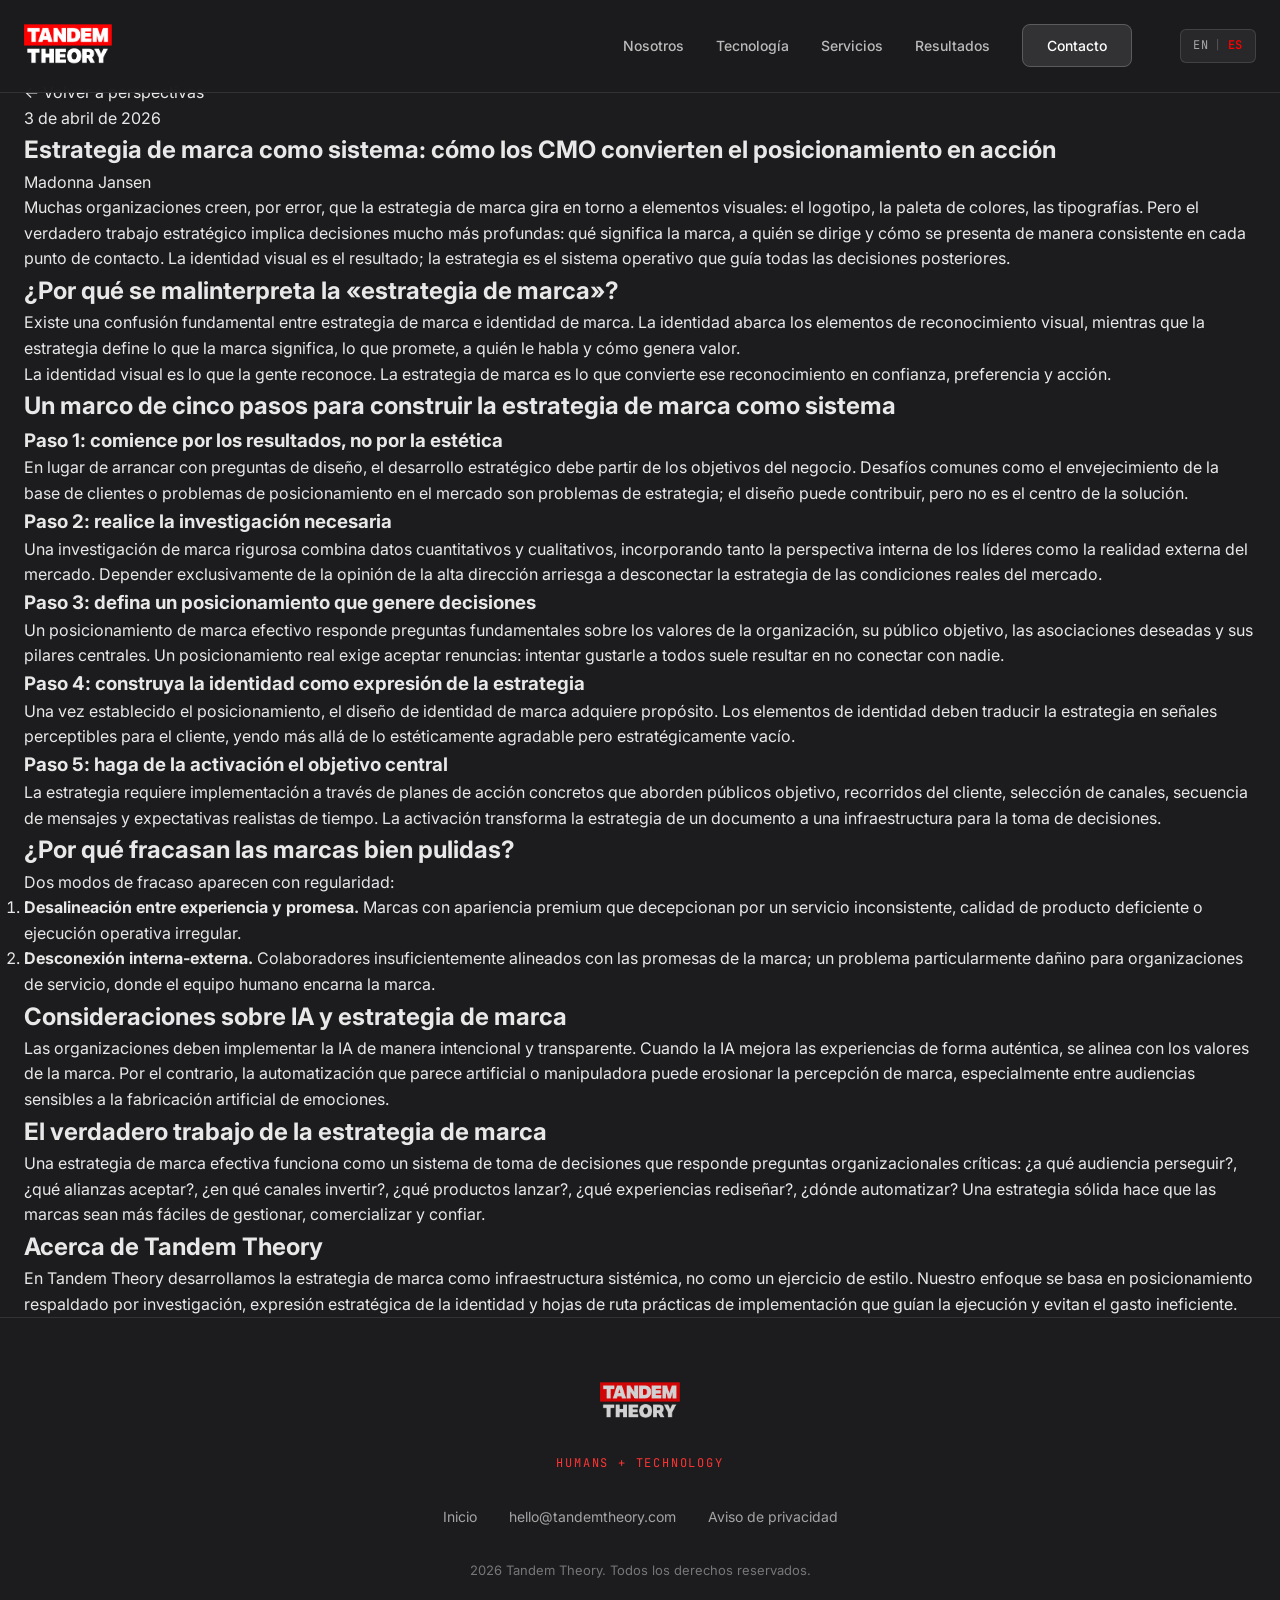
<file: articulo-estrategia-de-marca.html>
<!DOCTYPE html>
<html lang="es-MX">
<head>
  <meta charset="UTF-8">
  <meta name="viewport" content="width=device-width, initial-scale=1.0">
  <title>Estrategia de marca como sistema | Tandem Theory</title>
  <meta name="description" content="La estrategia de marca va más allá de logotipos y colores. Descubra cómo los CMO convierten el posicionamiento en un sistema operativo que guía cada decisión de negocio.">

  <!-- Favicon -->
  <link rel="icon" type="image/x-icon" href="favicon.ico">
  <link rel="icon" type="image/png" sizes="32x32" href="favicon-32x32.png">
  <link rel="icon" type="image/png" sizes="16x16" href="favicon-16x16.png">
  <link rel="apple-touch-icon" sizes="180x180" href="apple-touch-icon.png">
  <meta name="theme-color" content="#1c1c1e">

  <!-- Fonts -->
  <link rel="preconnect" href="https://fonts.googleapis.com">
  <link rel="preconnect" href="https://fonts.gstatic.com" crossorigin>
  <link href="https://fonts.googleapis.com/css2?family=Inter:wght@300;400;500;600;700&family=JetBrains+Mono:wght@400;500&display=swap" rel="stylesheet">

  <link rel="stylesheet" href="styles.css">
  <script type="text/javascript" src="https://www.bugherd.com/sidebarv2.js?apikey=samqx12xtiby1tspx6awha" async="true"></script>
</head>
<body>

  <nav class="header" style="position: fixed; top: 0; left: 0; right: 0; z-index: 100; background: rgba(28, 28, 30, 0.95); backdrop-filter: blur(20px); -webkit-backdrop-filter: blur(20px);">
    <div class="container">
      <div class="header__inner">
        <a href="index.html" class="header__logo">
          <img src="photos/tandem-logo.png" alt="Tandem Theory">
        </a>
        <ul style="display: flex; align-items: center; gap: 2rem; list-style: none;">
          <li><a href="index.html#humans" style="font-size: 0.875rem; font-weight: 500; color: var(--white-70); transition: color 150ms;">Nosotros</a></li>
          <li><a href="index.html#platform" style="font-size: 0.875rem; font-weight: 500; color: var(--white-70); transition: color 150ms;">Tecnología</a></li>
          <li><a href="index.html#capabilities" style="font-size: 0.875rem; font-weight: 500; color: var(--white-70); transition: color 150ms;">Servicios</a></li>
          <li><a href="index.html#results" style="font-size: 0.875rem; font-weight: 500; color: var(--white-70); transition: color 150ms;">Resultados</a></li>
          <li><a href="index.html#contact" style="padding: 0.75rem 1.5rem; font-size: 0.875rem; font-weight: 500; background: rgba(255,255,255,0.1); border: 1px solid rgba(255,255,255,0.2); border-radius: 8px; color: var(--white);">Contacto</a></li>
          <li class="nav__lang"><a href="https://tandemtheory.com" class="nav__lang-link">EN</a> <span class="nav__lang-divider">|</span> <span class="nav__lang-active">ES</span></li>
        </ul>
      </div>
    </div>
  </nav>
  <div style="height: 80px;"></div>

  <main>
    <div class="container">
      <a href="perspectivas.html" class="article-back">← Volver a perspectivas</a>
    </div>

    <article>
      <header class="article-header container">
        <div class="article-header__date">3 de abril de 2026</div>
        <h1 class="article-header__title">Estrategia de marca como sistema: cómo los CMO convierten el posicionamiento en acción</h1>
        <p class="article-header__author">Madonna Jansen</p>
      </header>

      <div class="article-body container">

        <p>Muchas organizaciones creen, por error, que la estrategia de marca gira en torno a elementos visuales: el logotipo, la paleta de colores, las tipografías. Pero el verdadero trabajo estratégico implica decisiones mucho más profundas: qué significa la marca, a quién se dirige y cómo se presenta de manera consistente en cada punto de contacto. La identidad visual es el resultado; la estrategia es el sistema operativo que guía todas las decisiones posteriores.</p>

        <h2>¿Por qué se malinterpreta la «estrategia de marca»?</h2>

        <p>Existe una confusión fundamental entre estrategia de marca e identidad de marca. La identidad abarca los elementos de reconocimiento visual, mientras que la estrategia define lo que la marca significa, lo que promete, a quién le habla y cómo genera valor.</p>

        <blockquote>
          <p>La identidad visual es lo que la gente reconoce. La estrategia de marca es lo que convierte ese reconocimiento en confianza, preferencia y acción.</p>
        </blockquote>

        <h2>Un marco de cinco pasos para construir la estrategia de marca como sistema</h2>

        <h3>Paso 1: comience por los resultados, no por la estética</h3>

        <p>En lugar de arrancar con preguntas de diseño, el desarrollo estratégico debe partir de los objetivos del negocio. Desafíos comunes como el envejecimiento de la base de clientes o problemas de posicionamiento en el mercado son problemas de estrategia; el diseño puede contribuir, pero no es el centro de la solución.</p>

        <h3>Paso 2: realice la investigación necesaria</h3>

        <p>Una investigación de marca rigurosa combina datos cuantitativos y cualitativos, incorporando tanto la perspectiva interna de los líderes como la realidad externa del mercado. Depender exclusivamente de la opinión de la alta dirección arriesga a desconectar la estrategia de las condiciones reales del mercado.</p>

        <h3>Paso 3: defina un posicionamiento que genere decisiones</h3>

        <p>Un posicionamiento de marca efectivo responde preguntas fundamentales sobre los valores de la organización, su público objetivo, las asociaciones deseadas y sus pilares centrales. Un posicionamiento real exige aceptar renuncias: intentar gustarle a todos suele resultar en no conectar con nadie.</p>

        <h3>Paso 4: construya la identidad como expresión de la estrategia</h3>

        <p>Una vez establecido el posicionamiento, el diseño de identidad de marca adquiere propósito. Los elementos de identidad deben traducir la estrategia en señales perceptibles para el cliente, yendo más allá de lo estéticamente agradable pero estratégicamente vacío.</p>

        <h3>Paso 5: haga de la activación el objetivo central</h3>

        <p>La estrategia requiere implementación a través de planes de acción concretos que aborden públicos objetivo, recorridos del cliente, selección de canales, secuencia de mensajes y expectativas realistas de tiempo. La activación transforma la estrategia de un documento a una infraestructura para la toma de decisiones.</p>

        <h2>¿Por qué fracasan las marcas bien pulidas?</h2>

        <p>Dos modos de fracaso aparecen con regularidad:</p>

        <ol>
          <li><strong>Desalineación entre experiencia y promesa.</strong> Marcas con apariencia premium que decepcionan por un servicio inconsistente, calidad de producto deficiente o ejecución operativa irregular.</li>
          <li><strong>Desconexión interna-externa.</strong> Colaboradores insuficientemente alineados con las promesas de la marca; un problema particularmente dañino para organizaciones de servicio, donde el equipo humano encarna la marca.</li>
        </ol>

        <h2>Consideraciones sobre IA y estrategia de marca</h2>

        <p>Las organizaciones deben implementar la IA de manera intencional y transparente. Cuando la IA mejora las experiencias de forma auténtica, se alinea con los valores de la marca. Por el contrario, la automatización que parece artificial o manipuladora puede erosionar la percepción de marca, especialmente entre audiencias sensibles a la fabricación artificial de emociones.</p>

        <h2>El verdadero trabajo de la estrategia de marca</h2>

        <p>Una estrategia de marca efectiva funciona como un sistema de toma de decisiones que responde preguntas organizacionales críticas: ¿a qué audiencia perseguir?, ¿qué alianzas aceptar?, ¿en qué canales invertir?, ¿qué productos lanzar?, ¿qué experiencias rediseñar?, ¿dónde automatizar? Una estrategia sólida hace que las marcas sean más fáciles de gestionar, comercializar y confiar.</p>

        <h2>Acerca de Tandem Theory</h2>

        <p>En Tandem Theory desarrollamos la estrategia de marca como infraestructura sistémica, no como un ejercicio de estilo. Nuestro enfoque se basa en posicionamiento respaldado por investigación, expresión estratégica de la identidad y hojas de ruta prácticas de implementación que guían la ejecución y evitan el gasto ineficiente.</p>

      </div>
    </article>
  </main>

  <footer class="footer">
    <div class="container">
      <div class="footer__inner">
        <a href="index.html" class="footer__logo">
          <img src="photos/tandem-logo.png" alt="Tandem Theory">
        </a>

        <p class="footer__tagline">HUMANS + TECHNOLOGY</p>

        <div class="footer__links">
          <a href="index.html">Inicio</a>
          <a href="mailto:hello@tandemtheory.com">hello@tandemtheory.com</a>
          <a href="aviso-de-privacidad.html">Aviso de privacidad</a>
        </div>

        <p class="footer__copyright">2026 Tandem Theory. Todos los derechos reservados.</p>
      </div>
    </div>
  </footer>

</body>
</html>
</file>
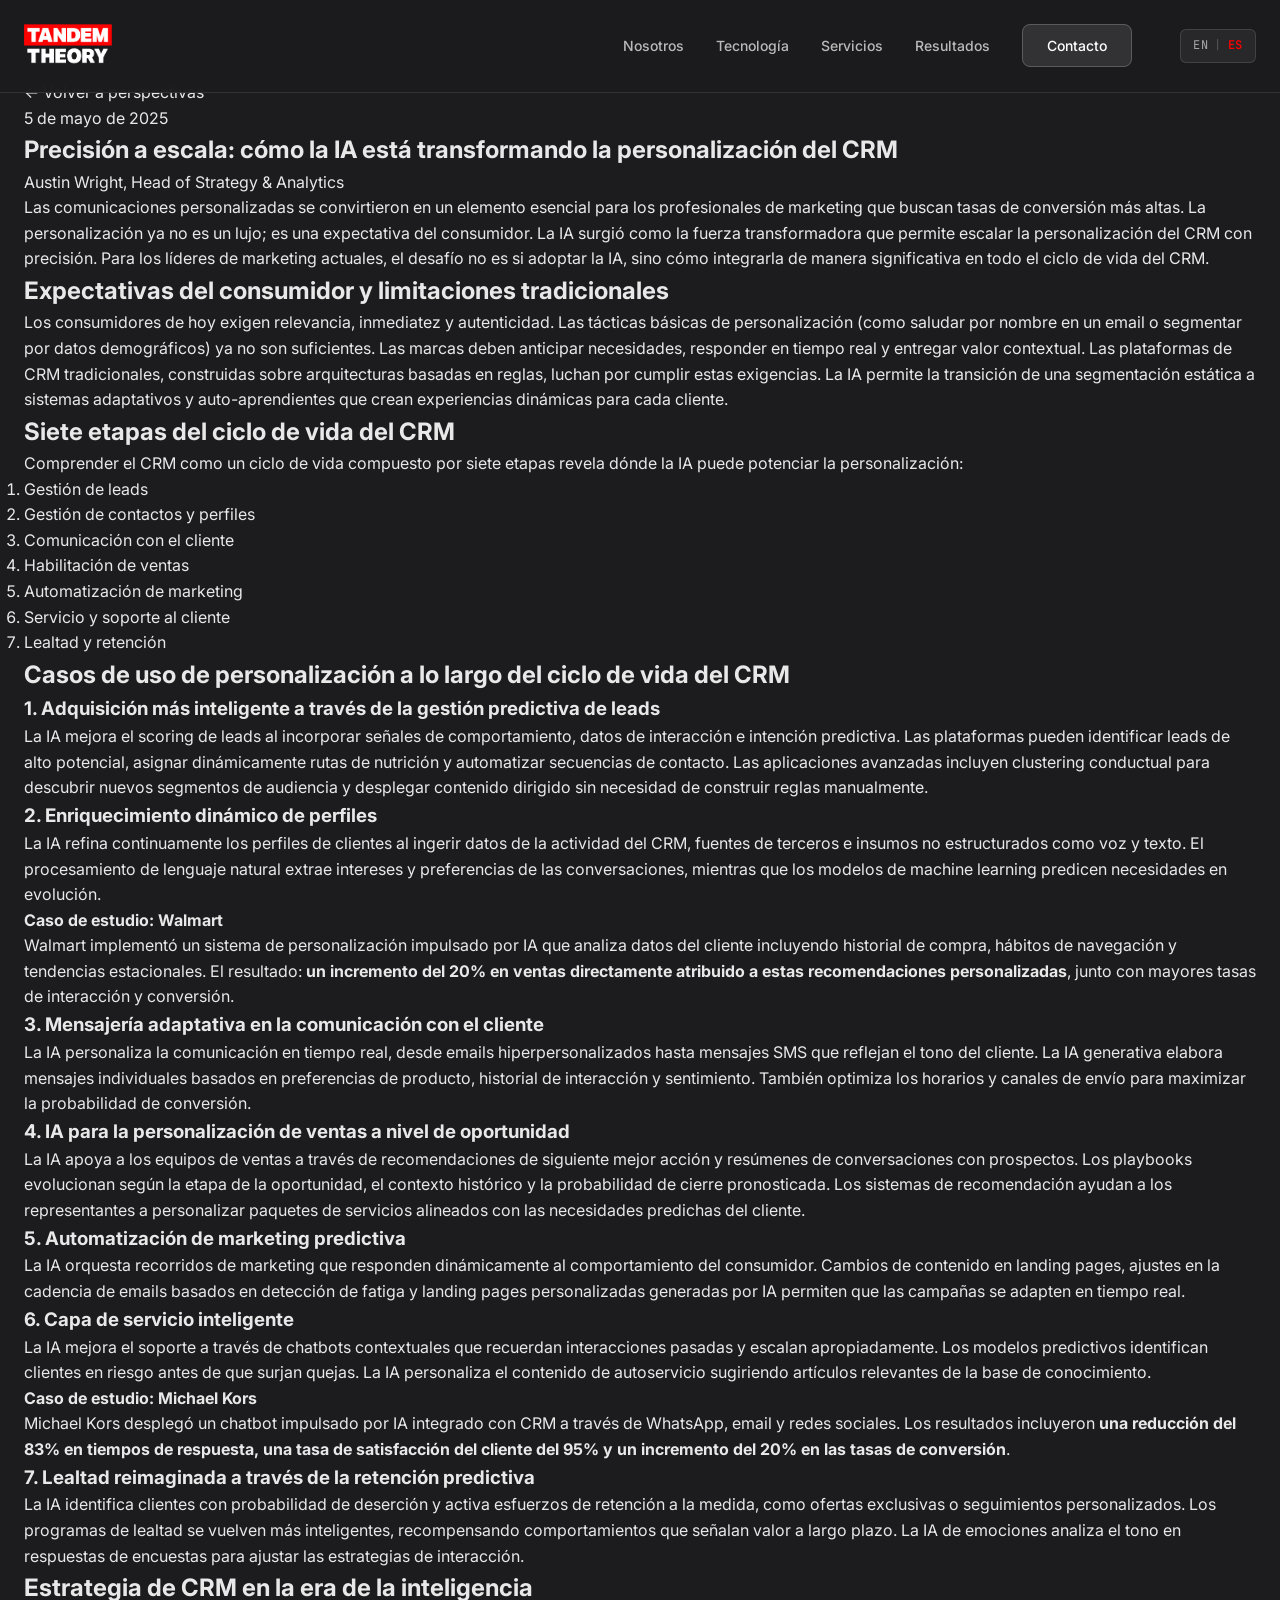
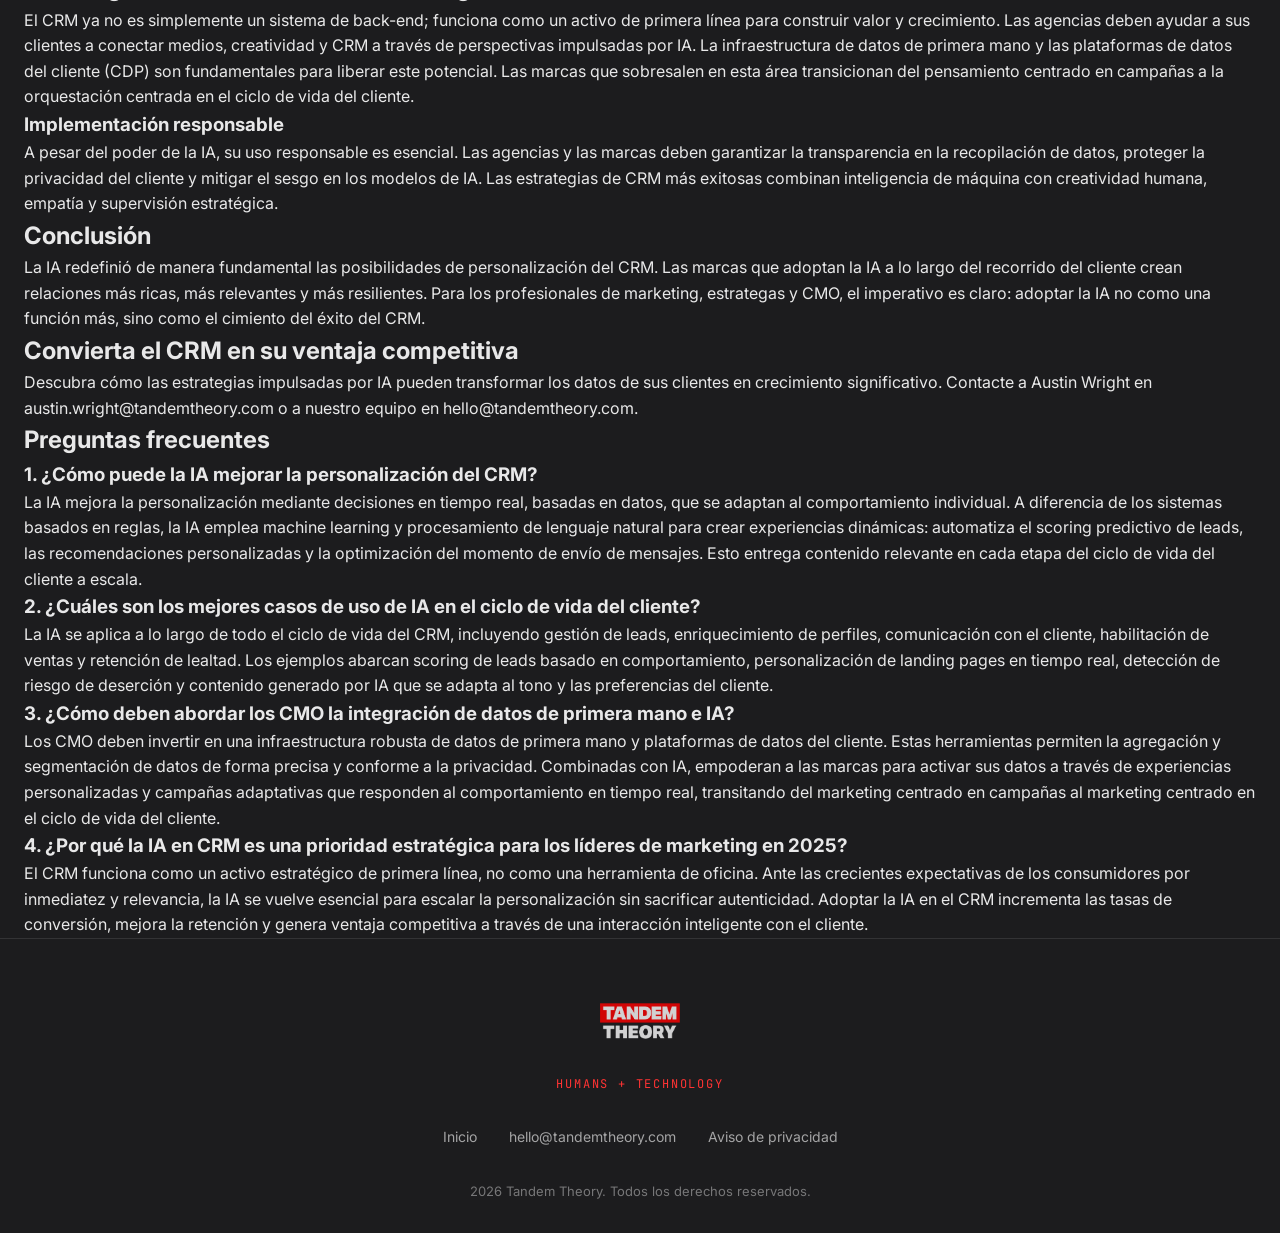
<file: articulo-ia-personalizacion-crm.html>
<!DOCTYPE html>
<html lang="es-MX">
<head>
  <meta charset="UTF-8">
  <meta name="viewport" content="width=device-width, initial-scale=1.0">
  <title>Precisión a escala: cómo la IA transforma la personalización del CRM | Tandem Theory</title>
  <meta name="description" content="La pregunta no es si adoptar la IA, sino cómo integrarla en todo el ciclo de vida del CRM. Descubra siete casos de uso que transforman la personalización a escala.">

  <!-- Favicon -->
  <link rel="icon" type="image/x-icon" href="favicon.ico">
  <link rel="icon" type="image/png" sizes="32x32" href="favicon-32x32.png">
  <link rel="icon" type="image/png" sizes="16x16" href="favicon-16x16.png">
  <link rel="apple-touch-icon" sizes="180x180" href="apple-touch-icon.png">
  <meta name="theme-color" content="#1c1c1e">

  <!-- Fonts -->
  <link rel="preconnect" href="https://fonts.googleapis.com">
  <link rel="preconnect" href="https://fonts.gstatic.com" crossorigin>
  <link href="https://fonts.googleapis.com/css2?family=Inter:wght@300;400;500;600;700&family=JetBrains+Mono:wght@400;500&display=swap" rel="stylesheet">

  <link rel="stylesheet" href="styles.css">
  <script type="text/javascript" src="https://www.bugherd.com/sidebarv2.js?apikey=samqx12xtiby1tspx6awha" async="true"></script>
</head>
<body>

  <nav class="header" style="position: fixed; top: 0; left: 0; right: 0; z-index: 100; background: rgba(28, 28, 30, 0.95); backdrop-filter: blur(20px); -webkit-backdrop-filter: blur(20px);">
    <div class="container">
      <div class="header__inner">
        <a href="index.html" class="header__logo">
          <img src="photos/tandem-logo.png" alt="Tandem Theory">
        </a>
        <ul style="display: flex; align-items: center; gap: 2rem; list-style: none;">
          <li><a href="index.html#humans" style="font-size: 0.875rem; font-weight: 500; color: var(--white-70); transition: color 150ms;">Nosotros</a></li>
          <li><a href="index.html#platform" style="font-size: 0.875rem; font-weight: 500; color: var(--white-70); transition: color 150ms;">Tecnología</a></li>
          <li><a href="index.html#capabilities" style="font-size: 0.875rem; font-weight: 500; color: var(--white-70); transition: color 150ms;">Servicios</a></li>
          <li><a href="index.html#results" style="font-size: 0.875rem; font-weight: 500; color: var(--white-70); transition: color 150ms;">Resultados</a></li>
          <li><a href="index.html#contact" style="padding: 0.75rem 1.5rem; font-size: 0.875rem; font-weight: 500; background: rgba(255,255,255,0.1); border: 1px solid rgba(255,255,255,0.2); border-radius: 8px; color: var(--white);">Contacto</a></li>
          <li class="nav__lang"><a href="https://tandemtheory.com" class="nav__lang-link">EN</a> <span class="nav__lang-divider">|</span> <span class="nav__lang-active">ES</span></li>
        </ul>
      </div>
    </div>
  </nav>
  <div style="height: 80px;"></div>

  <main>
    <div class="container">
      <a href="perspectivas.html" class="article-back">← Volver a perspectivas</a>
    </div>

    <article>
      <header class="article-header container">
        <div class="article-header__date">5 de mayo de 2025</div>
        <h1 class="article-header__title">Precisión a escala: cómo la IA está transformando la personalización del CRM</h1>
        <p class="article-header__author">Austin Wright, Head of Strategy &amp; Analytics</p>
      </header>

      <div class="article-body container">

        <p>Las comunicaciones personalizadas se convirtieron en un elemento esencial para los profesionales de marketing que buscan tasas de conversión más altas. La personalización ya no es un lujo; es una expectativa del consumidor. La IA surgió como la fuerza transformadora que permite escalar la personalización del CRM con precisión. Para los líderes de marketing actuales, el desafío no es si adoptar la IA, sino cómo integrarla de manera significativa en todo el ciclo de vida del CRM.</p>

        <h2>Expectativas del consumidor y limitaciones tradicionales</h2>

        <p>Los consumidores de hoy exigen relevancia, inmediatez y autenticidad. Las tácticas básicas de personalización (como saludar por nombre en un email o segmentar por datos demográficos) ya no son suficientes. Las marcas deben anticipar necesidades, responder en tiempo real y entregar valor contextual. Las plataformas de CRM tradicionales, construidas sobre arquitecturas basadas en reglas, luchan por cumplir estas exigencias. La IA permite la transición de una segmentación estática a sistemas adaptativos y auto-aprendientes que crean experiencias dinámicas para cada cliente.</p>

        <h2>Siete etapas del ciclo de vida del CRM</h2>

        <p>Comprender el CRM como un ciclo de vida compuesto por siete etapas revela dónde la IA puede potenciar la personalización:</p>

        <ol>
          <li>Gestión de leads</li>
          <li>Gestión de contactos y perfiles</li>
          <li>Comunicación con el cliente</li>
          <li>Habilitación de ventas</li>
          <li>Automatización de marketing</li>
          <li>Servicio y soporte al cliente</li>
          <li>Lealtad y retención</li>
        </ol>

        <h2>Casos de uso de personalización a lo largo del ciclo de vida del CRM</h2>

        <h3>1. Adquisición más inteligente a través de la gestión predictiva de leads</h3>

        <p>La IA mejora el scoring de leads al incorporar señales de comportamiento, datos de interacción e intención predictiva. Las plataformas pueden identificar leads de alto potencial, asignar dinámicamente rutas de nutrición y automatizar secuencias de contacto. Las aplicaciones avanzadas incluyen clustering conductual para descubrir nuevos segmentos de audiencia y desplegar contenido dirigido sin necesidad de construir reglas manualmente.</p>

        <h3>2. Enriquecimiento dinámico de perfiles</h3>

        <p>La IA refina continuamente los perfiles de clientes al ingerir datos de la actividad del CRM, fuentes de terceros e insumos no estructurados como voz y texto. El procesamiento de lenguaje natural extrae intereses y preferencias de las conversaciones, mientras que los modelos de machine learning predicen necesidades en evolución.</p>

        <div class="case-study">
          <p><strong>Caso de estudio: Walmart</strong></p>
          <p>Walmart implementó un sistema de personalización impulsado por IA que analiza datos del cliente incluyendo historial de compra, hábitos de navegación y tendencias estacionales. El resultado: <strong>un incremento del 20% en ventas directamente atribuido a estas recomendaciones personalizadas</strong>, junto con mayores tasas de interacción y conversión.</p>
        </div>

        <h3>3. Mensajería adaptativa en la comunicación con el cliente</h3>

        <p>La IA personaliza la comunicación en tiempo real, desde emails hiperpersonalizados hasta mensajes SMS que reflejan el tono del cliente. La IA generativa elabora mensajes individuales basados en preferencias de producto, historial de interacción y sentimiento. También optimiza los horarios y canales de envío para maximizar la probabilidad de conversión.</p>

        <h3>4. IA para la personalización de ventas a nivel de oportunidad</h3>

        <p>La IA apoya a los equipos de ventas a través de recomendaciones de siguiente mejor acción y resúmenes de conversaciones con prospectos. Los playbooks evolucionan según la etapa de la oportunidad, el contexto histórico y la probabilidad de cierre pronosticada. Los sistemas de recomendación ayudan a los representantes a personalizar paquetes de servicios alineados con las necesidades predichas del cliente.</p>

        <h3>5. Automatización de marketing predictiva</h3>

        <p>La IA orquesta recorridos de marketing que responden dinámicamente al comportamiento del consumidor. Cambios de contenido en landing pages, ajustes en la cadencia de emails basados en detección de fatiga y landing pages personalizadas generadas por IA permiten que las campañas se adapten en tiempo real.</p>

        <h3>6. Capa de servicio inteligente</h3>

        <p>La IA mejora el soporte a través de chatbots contextuales que recuerdan interacciones pasadas y escalan apropiadamente. Los modelos predictivos identifican clientes en riesgo antes de que surjan quejas. La IA personaliza el contenido de autoservicio sugiriendo artículos relevantes de la base de conocimiento.</p>

        <div class="case-study">
          <p><strong>Caso de estudio: Michael Kors</strong></p>
          <p>Michael Kors desplegó un chatbot impulsado por IA integrado con CRM a través de WhatsApp, email y redes sociales. Los resultados incluyeron <strong>una reducción del 83% en tiempos de respuesta, una tasa de satisfacción del cliente del 95% y un incremento del 20% en las tasas de conversión</strong>.</p>
        </div>

        <h3>7. Lealtad reimaginada a través de la retención predictiva</h3>

        <p>La IA identifica clientes con probabilidad de deserción y activa esfuerzos de retención a la medida, como ofertas exclusivas o seguimientos personalizados. Los programas de lealtad se vuelven más inteligentes, recompensando comportamientos que señalan valor a largo plazo. La IA de emociones analiza el tono en respuestas de encuestas para ajustar las estrategias de interacción.</p>

        <h2>Estrategia de CRM en la era de la inteligencia</h2>

        <p>El CRM ya no es simplemente un sistema de back-end; funciona como un activo de primera línea para construir valor y crecimiento. Las agencias deben ayudar a sus clientes a conectar medios, creatividad y CRM a través de perspectivas impulsadas por IA. La infraestructura de datos de primera mano y las plataformas de datos del cliente (CDP) son fundamentales para liberar este potencial. Las marcas que sobresalen en esta área transicionan del pensamiento centrado en campañas a la orquestación centrada en el ciclo de vida del cliente.</p>

        <h3>Implementación responsable</h3>

        <p>A pesar del poder de la IA, su uso responsable es esencial. Las agencias y las marcas deben garantizar la transparencia en la recopilación de datos, proteger la privacidad del cliente y mitigar el sesgo en los modelos de IA. Las estrategias de CRM más exitosas combinan inteligencia de máquina con creatividad humana, empatía y supervisión estratégica.</p>

        <h2>Conclusión</h2>

        <p>La IA redefinió de manera fundamental las posibilidades de personalización del CRM. Las marcas que adoptan la IA a lo largo del recorrido del cliente crean relaciones más ricas, más relevantes y más resilientes. Para los profesionales de marketing, estrategas y CMO, el imperativo es claro: adoptar la IA no como una función más, sino como el cimiento del éxito del CRM.</p>

        <h2>Convierta el CRM en su ventaja competitiva</h2>

        <p>Descubra cómo las estrategias impulsadas por IA pueden transformar los datos de sus clientes en crecimiento significativo. Contacte a Austin Wright en austin.wright@tandemtheory.com o a nuestro equipo en hello@tandemtheory.com.</p>

        <div class="faq-section">
          <h2>Preguntas frecuentes</h2>

          <h3>1. ¿Cómo puede la IA mejorar la personalización del CRM?</h3>
          <p>La IA mejora la personalización mediante decisiones en tiempo real, basadas en datos, que se adaptan al comportamiento individual. A diferencia de los sistemas basados en reglas, la IA emplea machine learning y procesamiento de lenguaje natural para crear experiencias dinámicas: automatiza el scoring predictivo de leads, las recomendaciones personalizadas y la optimización del momento de envío de mensajes. Esto entrega contenido relevante en cada etapa del ciclo de vida del cliente a escala.</p>

          <h3>2. ¿Cuáles son los mejores casos de uso de IA en el ciclo de vida del cliente?</h3>
          <p>La IA se aplica a lo largo de todo el ciclo de vida del CRM, incluyendo gestión de leads, enriquecimiento de perfiles, comunicación con el cliente, habilitación de ventas y retención de lealtad. Los ejemplos abarcan scoring de leads basado en comportamiento, personalización de landing pages en tiempo real, detección de riesgo de deserción y contenido generado por IA que se adapta al tono y las preferencias del cliente.</p>

          <h3>3. ¿Cómo deben abordar los CMO la integración de datos de primera mano e IA?</h3>
          <p>Los CMO deben invertir en una infraestructura robusta de datos de primera mano y plataformas de datos del cliente. Estas herramientas permiten la agregación y segmentación de datos de forma precisa y conforme a la privacidad. Combinadas con IA, empoderan a las marcas para activar sus datos a través de experiencias personalizadas y campañas adaptativas que responden al comportamiento en tiempo real, transitando del marketing centrado en campañas al marketing centrado en el ciclo de vida del cliente.</p>

          <h3>4. ¿Por qué la IA en CRM es una prioridad estratégica para los líderes de marketing en 2025?</h3>
          <p>El CRM funciona como un activo estratégico de primera línea, no como una herramienta de oficina. Ante las crecientes expectativas de los consumidores por inmediatez y relevancia, la IA se vuelve esencial para escalar la personalización sin sacrificar autenticidad. Adoptar la IA en el CRM incrementa las tasas de conversión, mejora la retención y genera ventaja competitiva a través de una interacción inteligente con el cliente.</p>
        </div>

      </div>
    </article>
  </main>

  <footer class="footer">
    <div class="container">
      <div class="footer__inner">
        <a href="index.html" class="footer__logo">
          <img src="photos/tandem-logo.png" alt="Tandem Theory">
        </a>
        <p class="footer__tagline">HUMANS + TECHNOLOGY</p>
        <div class="footer__links">
          <a href="index.html">Inicio</a>
          <a href="mailto:hello@tandemtheory.com">hello@tandemtheory.com</a>
          <a href="aviso-de-privacidad.html">Aviso de privacidad</a>
        </div>
        <p class="footer__copyright">2026 Tandem Theory. Todos los derechos reservados.</p>
      </div>
    </div>
  </footer>

</body>
</html>
</file>
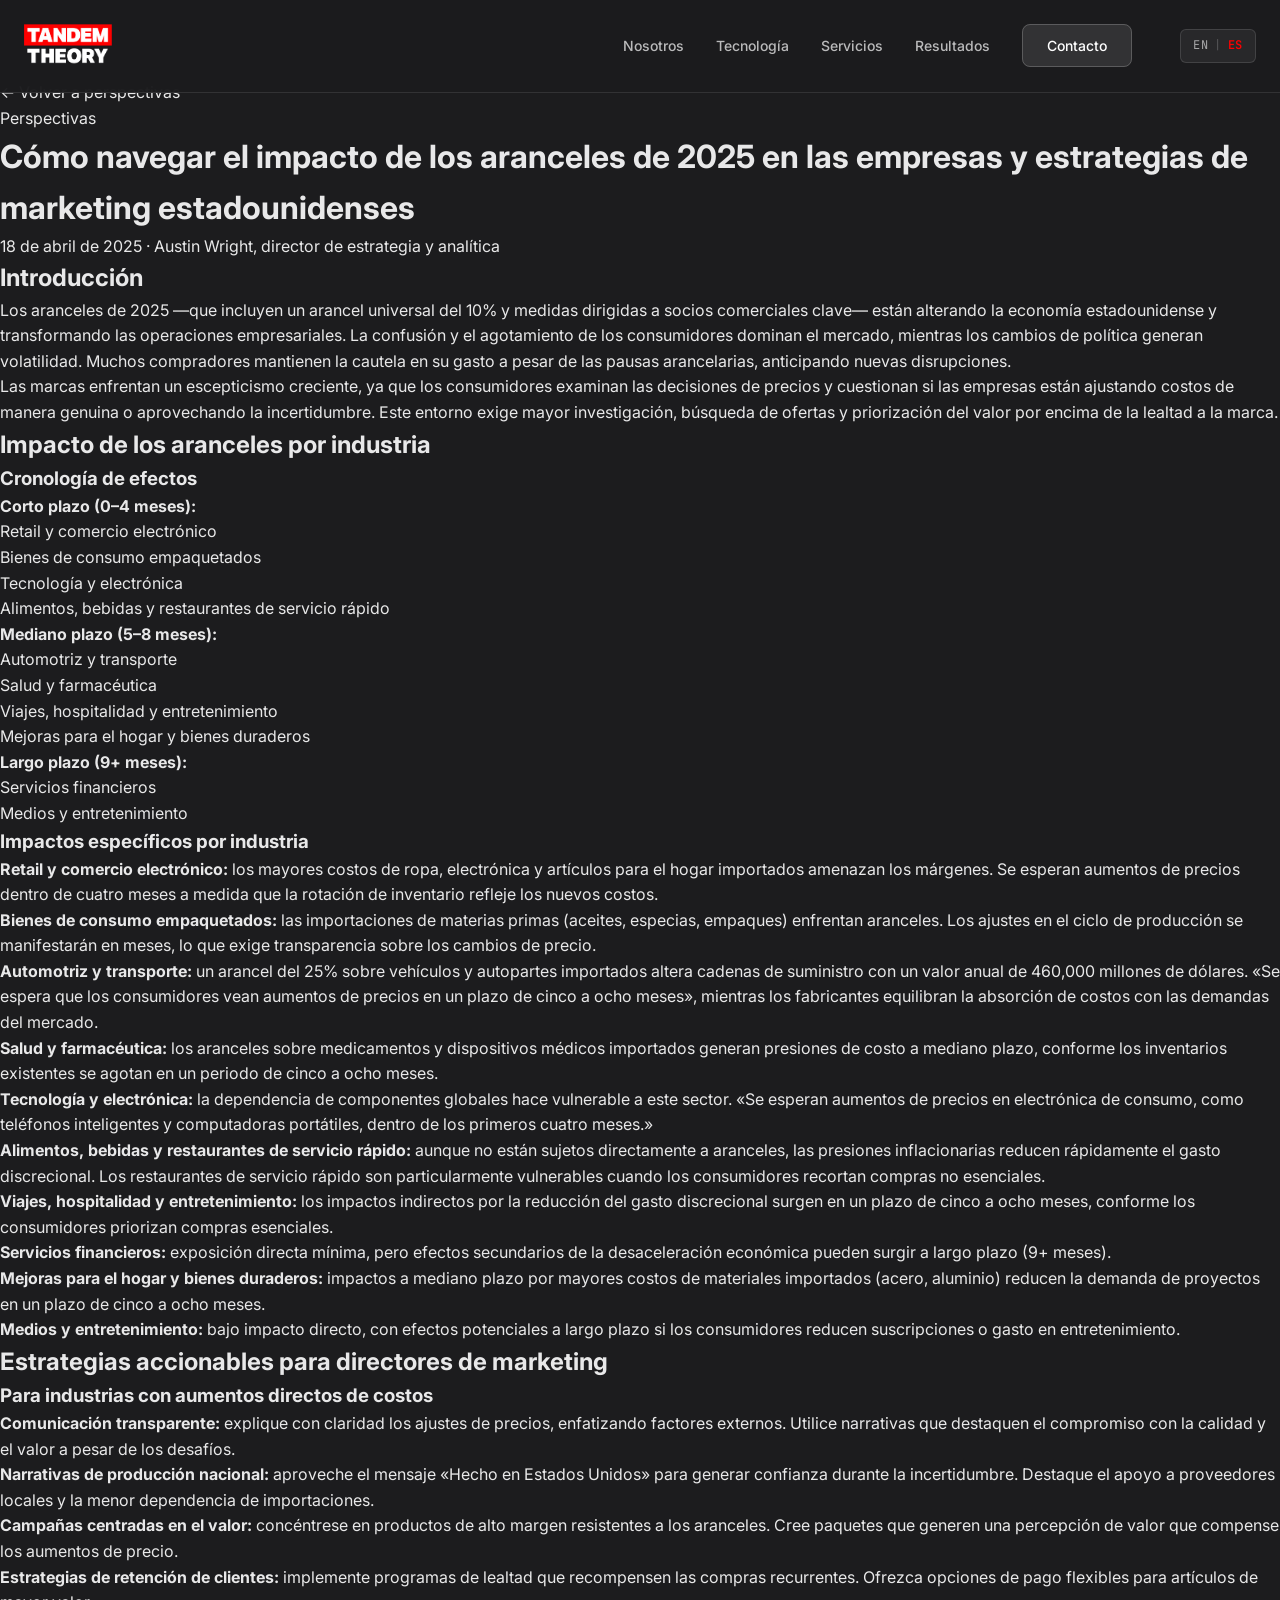
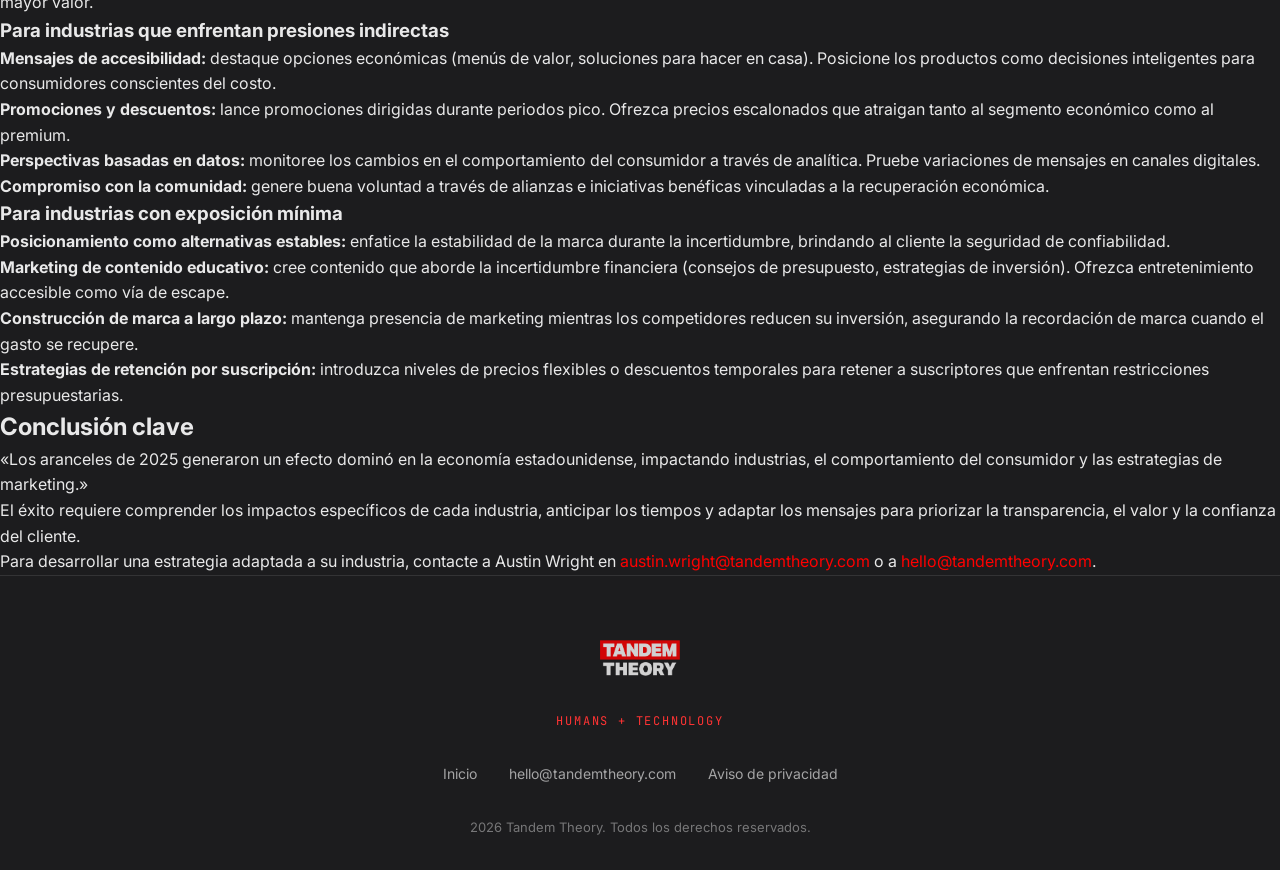
<file: articulo-impacto-aranceles-2025.html>
<!DOCTYPE html>
<html lang="es-MX">
<head>
  <meta charset="UTF-8">
  <meta name="viewport" content="width=device-width, initial-scale=1.0">
  <title>C&oacute;mo navegar el impacto de los aranceles de 2025 en las empresas estadounidenses | Tandem Theory</title>
  <meta name="description" content="Los aranceles de 2025 generaron un efecto domin&oacute; en la econom&iacute;a estadounidense. Estrategias de marketing para cada industria ante la incertidumbre arancelaria.">

  <!-- Favicon -->
  <link rel="icon" type="image/x-icon" href="favicon.ico">
  <link rel="icon" type="image/png" sizes="32x32" href="favicon-32x32.png">
  <link rel="icon" type="image/png" sizes="16x16" href="favicon-16x16.png">
  <link rel="apple-touch-icon" sizes="180x180" href="apple-touch-icon.png">
  <meta name="theme-color" content="#1c1c1e">

  <!-- Fonts -->
  <link rel="preconnect" href="https://fonts.googleapis.com">
  <link rel="preconnect" href="https://fonts.gstatic.com" crossorigin>
  <link href="https://fonts.googleapis.com/css2?family=Inter:wght@300;400;500;600;700&family=JetBrains+Mono:wght@400;500&display=swap" rel="stylesheet">

  <link rel="stylesheet" href="styles.css">
  <script type="text/javascript" src="https://www.bugherd.com/sidebarv2.js?apikey=samqx12xtiby1tspx6awha" async="true"></script>
</head>
<body>

  <nav class="header" style="position: fixed; top: 0; left: 0; right: 0; z-index: 100; background: rgba(28, 28, 30, 0.95); backdrop-filter: blur(20px); -webkit-backdrop-filter: blur(20px);">
    <div class="container">
      <div class="header__inner">
        <a href="index.html" class="header__logo">
          <img src="photos/tandem-logo.png" alt="Tandem Theory">
        </a>
        <ul style="display: flex; align-items: center; gap: 2rem; list-style: none;">
          <li><a href="index.html#humans" style="font-size: 0.875rem; font-weight: 500; color: var(--white-70); transition: color 150ms;">Nosotros</a></li>
          <li><a href="index.html#platform" style="font-size: 0.875rem; font-weight: 500; color: var(--white-70); transition: color 150ms;">Tecnolog&iacute;a</a></li>
          <li><a href="index.html#capabilities" style="font-size: 0.875rem; font-weight: 500; color: var(--white-70); transition: color 150ms;">Servicios</a></li>
          <li><a href="index.html#results" style="font-size: 0.875rem; font-weight: 500; color: var(--white-70); transition: color 150ms;">Resultados</a></li>
          <li><a href="index.html#contact" style="padding: 0.75rem 1.5rem; font-size: 0.875rem; font-weight: 500; background: rgba(255,255,255,0.1); border: 1px solid rgba(255,255,255,0.2); border-radius: 8px; color: var(--white);">Contacto</a></li>
          <li class="nav__lang"><a href="https://tandemtheory.com" class="nav__lang-link">EN</a> <span class="nav__lang-divider">|</span> <span class="nav__lang-active">ES</span></li>
        </ul>
      </div>
    </div>
  </nav>
  <div style="height: 80px;"></div>

  <main>
    <div class="article-container">
      <a href="perspectivas.html" class="back-link">&larr; Volver a perspectivas</a>

      <header class="article-header">
        <span class="article-header__label">Perspectivas</span>
        <h1 class="article-header__title">C&oacute;mo navegar el impacto de los aranceles de 2025 en las empresas y estrategias de marketing estadounidenses</h1>
        <div class="article-header__meta">18 de abril de 2025 &middot; Austin Wright, director de estrategia y anal&iacute;tica</div>
      </header>

      <div class="article-body">
        <h2>Introducci&oacute;n</h2>

        <p>Los aranceles de 2025 &mdash;que incluyen un arancel universal del 10% y medidas dirigidas a socios comerciales clave&mdash; est&aacute;n alterando la econom&iacute;a estadounidense y transformando las operaciones empresariales. La confusi&oacute;n y el agotamiento de los consumidores dominan el mercado, mientras los cambios de pol&iacute;tica generan volatilidad. Muchos compradores mantienen la cautela en su gasto a pesar de las pausas arancelarias, anticipando nuevas disrupciones.</p>

        <p>Las marcas enfrentan un escepticismo creciente, ya que los consumidores examinan las decisiones de precios y cuestionan si las empresas est&aacute;n ajustando costos de manera genuina o aprovechando la incertidumbre. Este entorno exige mayor investigaci&oacute;n, b&uacute;squeda de ofertas y priorizaci&oacute;n del valor por encima de la lealtad a la marca.</p>

        <h2>Impacto de los aranceles por industria</h2>

        <h3>Cronolog&iacute;a de efectos</h3>

        <p><strong>Corto plazo (0&ndash;4 meses):</strong></p>
        <ul>
          <li>Retail y comercio electr&oacute;nico</li>
          <li>Bienes de consumo empaquetados</li>
          <li>Tecnolog&iacute;a y electr&oacute;nica</li>
          <li>Alimentos, bebidas y restaurantes de servicio r&aacute;pido</li>
        </ul>

        <p><strong>Mediano plazo (5&ndash;8 meses):</strong></p>
        <ul>
          <li>Automotriz y transporte</li>
          <li>Salud y farmac&eacute;utica</li>
          <li>Viajes, hospitalidad y entretenimiento</li>
          <li>Mejoras para el hogar y bienes duraderos</li>
        </ul>

        <p><strong>Largo plazo (9+ meses):</strong></p>
        <ul>
          <li>Servicios financieros</li>
          <li>Medios y entretenimiento</li>
        </ul>

        <h3>Impactos espec&iacute;ficos por industria</h3>

        <p><strong>Retail y comercio electr&oacute;nico:</strong> los mayores costos de ropa, electr&oacute;nica y art&iacute;culos para el hogar importados amenazan los m&aacute;rgenes. Se esperan aumentos de precios dentro de cuatro meses a medida que la rotaci&oacute;n de inventario refleje los nuevos costos.</p>

        <p><strong>Bienes de consumo empaquetados:</strong> las importaciones de materias primas (aceites, especias, empaques) enfrentan aranceles. Los ajustes en el ciclo de producci&oacute;n se manifestar&aacute;n en meses, lo que exige transparencia sobre los cambios de precio.</p>

        <p><strong>Automotriz y transporte:</strong> un arancel del 25% sobre veh&iacute;culos y autopartes importados altera cadenas de suministro con un valor anual de 460,000 millones de d&oacute;lares. &laquo;Se espera que los consumidores vean aumentos de precios en un plazo de cinco a ocho meses&raquo;, mientras los fabricantes equilibran la absorci&oacute;n de costos con las demandas del mercado.</p>

        <p><strong>Salud y farmac&eacute;utica:</strong> los aranceles sobre medicamentos y dispositivos m&eacute;dicos importados generan presiones de costo a mediano plazo, conforme los inventarios existentes se agotan en un periodo de cinco a ocho meses.</p>

        <p><strong>Tecnolog&iacute;a y electr&oacute;nica:</strong> la dependencia de componentes globales hace vulnerable a este sector. &laquo;Se esperan aumentos de precios en electr&oacute;nica de consumo, como tel&eacute;fonos inteligentes y computadoras port&aacute;tiles, dentro de los primeros cuatro meses.&raquo;</p>

        <p><strong>Alimentos, bebidas y restaurantes de servicio r&aacute;pido:</strong> aunque no est&aacute;n sujetos directamente a aranceles, las presiones inflacionarias reducen r&aacute;pidamente el gasto discrecional. Los restaurantes de servicio r&aacute;pido son particularmente vulnerables cuando los consumidores recortan compras no esenciales.</p>

        <p><strong>Viajes, hospitalidad y entretenimiento:</strong> los impactos indirectos por la reducci&oacute;n del gasto discrecional surgen en un plazo de cinco a ocho meses, conforme los consumidores priorizan compras esenciales.</p>

        <p><strong>Servicios financieros:</strong> exposici&oacute;n directa m&iacute;nima, pero efectos secundarios de la desaceleraci&oacute;n econ&oacute;mica pueden surgir a largo plazo (9+ meses).</p>

        <p><strong>Mejoras para el hogar y bienes duraderos:</strong> impactos a mediano plazo por mayores costos de materiales importados (acero, aluminio) reducen la demanda de proyectos en un plazo de cinco a ocho meses.</p>

        <p><strong>Medios y entretenimiento:</strong> bajo impacto directo, con efectos potenciales a largo plazo si los consumidores reducen suscripciones o gasto en entretenimiento.</p>

        <h2>Estrategias accionables para directores de marketing</h2>

        <h3>Para industrias con aumentos directos de costos</h3>

        <p><strong>Comunicaci&oacute;n transparente:</strong> explique con claridad los ajustes de precios, enfatizando factores externos. Utilice narrativas que destaquen el compromiso con la calidad y el valor a pesar de los desaf&iacute;os.</p>

        <p><strong>Narrativas de producci&oacute;n nacional:</strong> aproveche el mensaje &laquo;Hecho en Estados Unidos&raquo; para generar confianza durante la incertidumbre. Destaque el apoyo a proveedores locales y la menor dependencia de importaciones.</p>

        <p><strong>Campa&ntilde;as centradas en el valor:</strong> conc&eacute;ntrese en productos de alto margen resistentes a los aranceles. Cree paquetes que generen una percepci&oacute;n de valor que compense los aumentos de precio.</p>

        <p><strong>Estrategias de retenci&oacute;n de clientes:</strong> implemente programas de lealtad que recompensen las compras recurrentes. Ofrezca opciones de pago flexibles para art&iacute;culos de mayor valor.</p>

        <h3>Para industrias que enfrentan presiones indirectas</h3>

        <p><strong>Mensajes de accesibilidad:</strong> destaque opciones econ&oacute;micas (men&uacute;s de valor, soluciones para hacer en casa). Posicione los productos como decisiones inteligentes para consumidores conscientes del costo.</p>

        <p><strong>Promociones y descuentos:</strong> lance promociones dirigidas durante periodos pico. Ofrezca precios escalonados que atraigan tanto al segmento econ&oacute;mico como al premium.</p>

        <p><strong>Perspectivas basadas en datos:</strong> monitoree los cambios en el comportamiento del consumidor a trav&eacute;s de anal&iacute;tica. Pruebe variaciones de mensajes en canales digitales.</p>

        <p><strong>Compromiso con la comunidad:</strong> genere buena voluntad a trav&eacute;s de alianzas e iniciativas ben&eacute;ficas vinculadas a la recuperaci&oacute;n econ&oacute;mica.</p>

        <h3>Para industrias con exposici&oacute;n m&iacute;nima</h3>

        <p><strong>Posicionamiento como alternativas estables:</strong> enfatice la estabilidad de la marca durante la incertidumbre, brindando al cliente la seguridad de confiabilidad.</p>

        <p><strong>Marketing de contenido educativo:</strong> cree contenido que aborde la incertidumbre financiera (consejos de presupuesto, estrategias de inversi&oacute;n). Ofrezca entretenimiento accesible como v&iacute;a de escape.</p>

        <p><strong>Construcci&oacute;n de marca a largo plazo:</strong> mantenga presencia de marketing mientras los competidores reducen su inversi&oacute;n, asegurando la recordaci&oacute;n de marca cuando el gasto se recupere.</p>

        <p><strong>Estrategias de retenci&oacute;n por suscripci&oacute;n:</strong> introduzca niveles de precios flexibles o descuentos temporales para retener a suscriptores que enfrentan restricciones presupuestarias.</p>

        <h2>Conclusi&oacute;n clave</h2>

        <blockquote>
          <p>&laquo;Los aranceles de 2025 generaron un efecto domin&oacute; en la econom&iacute;a estadounidense, impactando industrias, el comportamiento del consumidor y las estrategias de marketing.&raquo;</p>
        </blockquote>

        <p>El &eacute;xito requiere comprender los impactos espec&iacute;ficos de cada industria, anticipar los tiempos y adaptar los mensajes para priorizar la transparencia, el valor y la confianza del cliente.</p>

        <p>Para desarrollar una estrategia adaptada a su industria, contacte a Austin Wright en <a href="mailto:austin.wright@tandemtheory.com" style="color: var(--red-accent);">austin.wright@tandemtheory.com</a> o a <a href="mailto:hello@tandemtheory.com" style="color: var(--red-accent);">hello@tandemtheory.com</a>.</p>
      </div>
    </div>
  </main>

  <footer class="footer">
    <div class="container">
      <div class="footer__inner">
        <a href="index.html" class="footer__logo">
          <img src="photos/tandem-logo.png" alt="Tandem Theory">
        </a>

        <p class="footer__tagline">HUMANS + TECHNOLOGY</p>

        <div class="footer__links">
          <a href="index.html">Inicio</a>
          <a href="mailto:hello@tandemtheory.com">hello@tandemtheory.com</a>
          <a href="aviso-de-privacidad.html">Aviso de privacidad</a>
        </div>

        <p class="footer__copyright">2026 Tandem Theory. Todos los derechos reservados.</p>
      </div>
    </div>
  </footer>

</body>
</html>
</file>
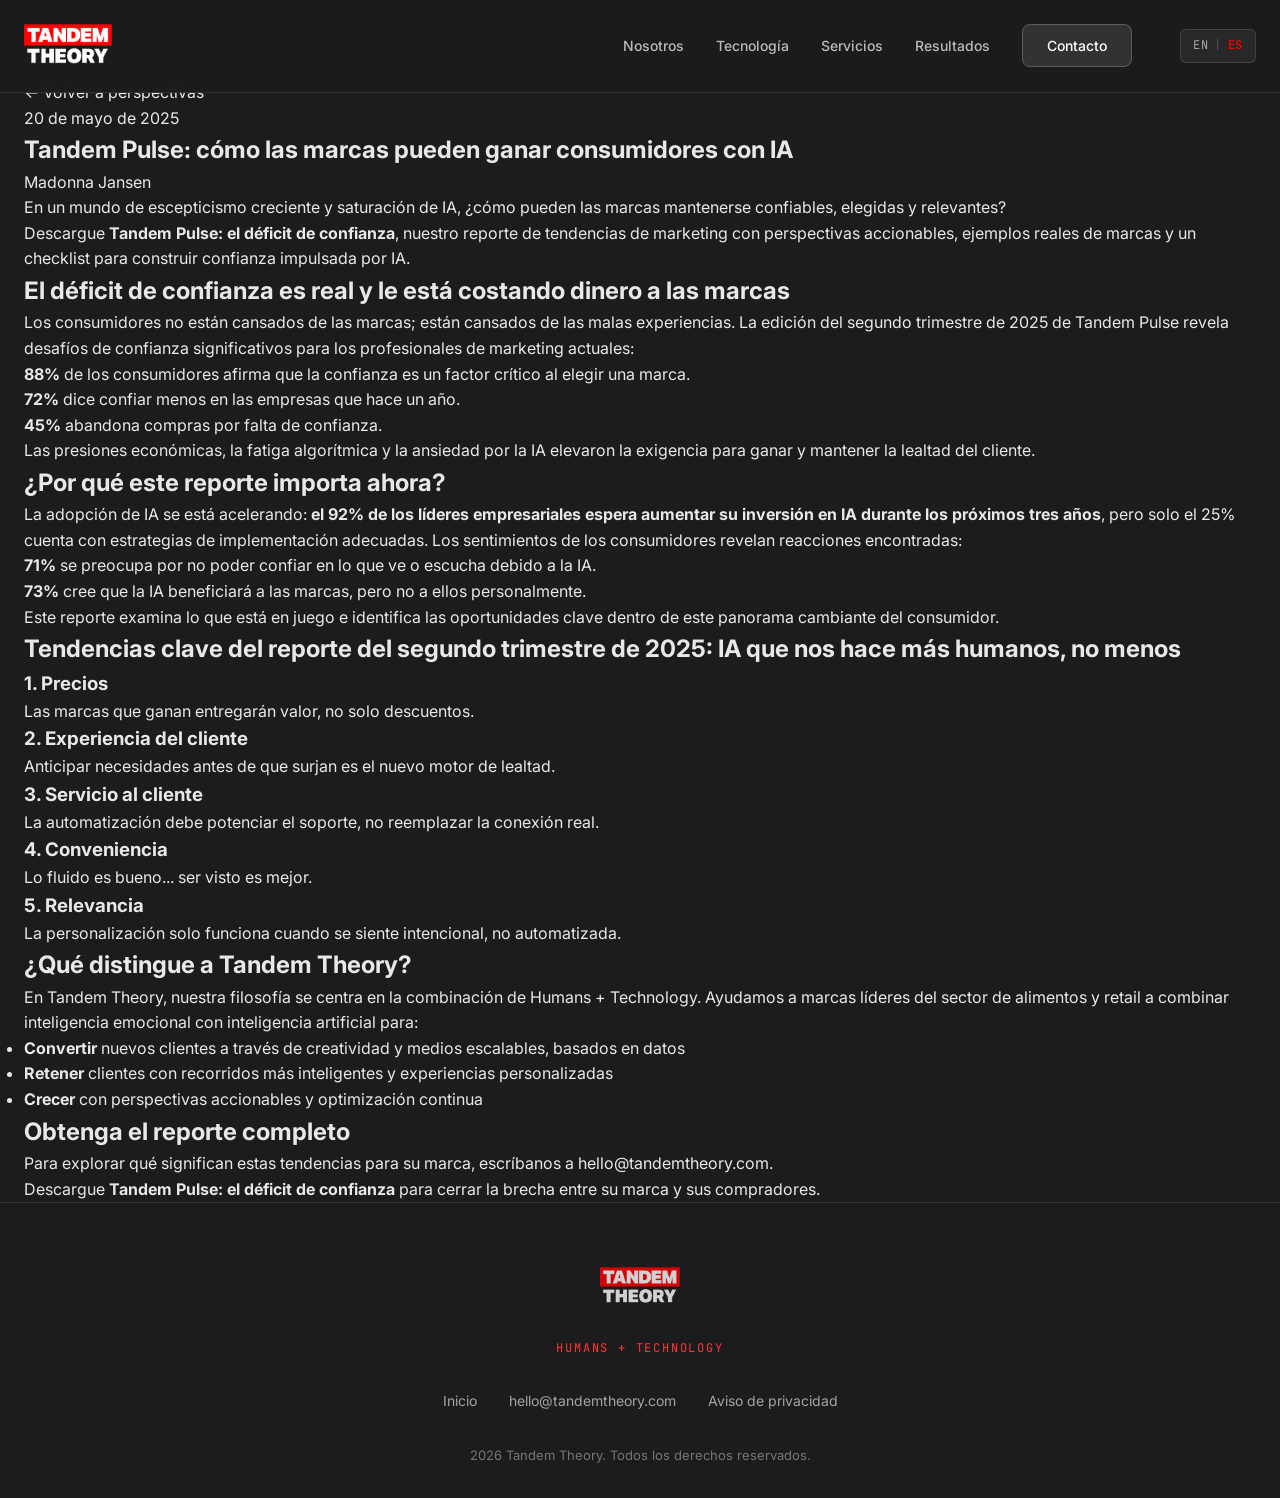
<file: articulo-marcas-consumidores-ia.html>
<!DOCTYPE html>
<html lang="es-MX">
<head>
  <meta charset="UTF-8">
  <meta name="viewport" content="width=device-width, initial-scale=1.0">
  <title>Tandem Pulse: cómo las marcas pueden ganar consumidores con IA | Tandem Theory</title>
  <meta name="description" content="El déficit de confianza es real y le cuesta dinero a las marcas. Descubra cómo la IA puede reconstruir la confianza del consumidor con perspectivas accionables del reporte Tandem Pulse.">

  <!-- Favicon -->
  <link rel="icon" type="image/x-icon" href="favicon.ico">
  <link rel="icon" type="image/png" sizes="32x32" href="favicon-32x32.png">
  <link rel="icon" type="image/png" sizes="16x16" href="favicon-16x16.png">
  <link rel="apple-touch-icon" sizes="180x180" href="apple-touch-icon.png">
  <meta name="theme-color" content="#1c1c1e">

  <!-- Fonts -->
  <link rel="preconnect" href="https://fonts.googleapis.com">
  <link rel="preconnect" href="https://fonts.gstatic.com" crossorigin>
  <link href="https://fonts.googleapis.com/css2?family=Inter:wght@300;400;500;600;700&family=JetBrains+Mono:wght@400;500&display=swap" rel="stylesheet">

  <link rel="stylesheet" href="styles.css">
  <script type="text/javascript" src="https://www.bugherd.com/sidebarv2.js?apikey=samqx12xtiby1tspx6awha" async="true"></script>
</head>
<body>

  <nav class="header" style="position: fixed; top: 0; left: 0; right: 0; z-index: 100; background: rgba(28, 28, 30, 0.95); backdrop-filter: blur(20px); -webkit-backdrop-filter: blur(20px);">
    <div class="container">
      <div class="header__inner">
        <a href="index.html" class="header__logo">
          <img src="photos/tandem-logo.png" alt="Tandem Theory">
        </a>
        <ul style="display: flex; align-items: center; gap: 2rem; list-style: none;">
          <li><a href="index.html#humans" style="font-size: 0.875rem; font-weight: 500; color: var(--white-70); transition: color 150ms;">Nosotros</a></li>
          <li><a href="index.html#platform" style="font-size: 0.875rem; font-weight: 500; color: var(--white-70); transition: color 150ms;">Tecnología</a></li>
          <li><a href="index.html#capabilities" style="font-size: 0.875rem; font-weight: 500; color: var(--white-70); transition: color 150ms;">Servicios</a></li>
          <li><a href="index.html#results" style="font-size: 0.875rem; font-weight: 500; color: var(--white-70); transition: color 150ms;">Resultados</a></li>
          <li><a href="index.html#contact" style="padding: 0.75rem 1.5rem; font-size: 0.875rem; font-weight: 500; background: rgba(255,255,255,0.1); border: 1px solid rgba(255,255,255,0.2); border-radius: 8px; color: var(--white);">Contacto</a></li>
          <li class="nav__lang"><a href="https://tandemtheory.com" class="nav__lang-link">EN</a> <span class="nav__lang-divider">|</span> <span class="nav__lang-active">ES</span></li>
        </ul>
      </div>
    </div>
  </nav>
  <div style="height: 80px;"></div>

  <main>
    <div class="container">
      <a href="perspectivas.html" class="article-back">← Volver a perspectivas</a>
    </div>

    <article>
      <header class="article-header container">
        <div class="article-header__date">20 de mayo de 2025</div>
        <h1 class="article-header__title">Tandem Pulse: cómo las marcas pueden ganar consumidores con IA</h1>
        <p class="article-header__author">Madonna Jansen</p>
      </header>

      <div class="article-body container">

        <p>En un mundo de escepticismo creciente y saturación de IA, ¿cómo pueden las marcas mantenerse confiables, elegidas y relevantes?</p>

        <p>Descargue <strong>Tandem Pulse: el déficit de confianza</strong>, nuestro reporte de tendencias de marketing con perspectivas accionables, ejemplos reales de marcas y un checklist para construir confianza impulsada por IA.</p>

        <h2>El déficit de confianza es real y le está costando dinero a las marcas</h2>

        <p>Los consumidores no están cansados de las marcas; están cansados de las malas experiencias. La edición del segundo trimestre de 2025 de Tandem Pulse revela desafíos de confianza significativos para los profesionales de marketing actuales:</p>

        <div class="stat-highlight">
          <p><strong>88%</strong> de los consumidores afirma que la confianza es un factor crítico al elegir una marca.</p>
          <p><strong>72%</strong> dice confiar menos en las empresas que hace un año.</p>
          <p><strong>45%</strong> abandona compras por falta de confianza.</p>
        </div>

        <p>Las presiones económicas, la fatiga algorítmica y la ansiedad por la IA elevaron la exigencia para ganar y mantener la lealtad del cliente.</p>

        <h2>¿Por qué este reporte importa ahora?</h2>

        <p>La adopción de IA se está acelerando: <strong>el 92% de los líderes empresariales espera aumentar su inversión en IA durante los próximos tres años</strong>, pero solo el 25% cuenta con estrategias de implementación adecuadas. Los sentimientos de los consumidores revelan reacciones encontradas:</p>

        <div class="stat-highlight">
          <p><strong>71%</strong> se preocupa por no poder confiar en lo que ve o escucha debido a la IA.</p>
          <p><strong>73%</strong> cree que la IA beneficiará a las marcas, pero no a ellos personalmente.</p>
        </div>

        <p>Este reporte examina lo que está en juego e identifica las oportunidades clave dentro de este panorama cambiante del consumidor.</p>

        <h2>Tendencias clave del reporte del segundo trimestre de 2025: IA que nos hace más humanos, no menos</h2>

        <h3>1. Precios</h3>
        <p>Las marcas que ganan entregarán valor, no solo descuentos.</p>

        <h3>2. Experiencia del cliente</h3>
        <p>Anticipar necesidades antes de que surjan es el nuevo motor de lealtad.</p>

        <h3>3. Servicio al cliente</h3>
        <p>La automatización debe potenciar el soporte, no reemplazar la conexión real.</p>

        <h3>4. Conveniencia</h3>
        <p>Lo fluido es bueno... ser visto es mejor.</p>

        <h3>5. Relevancia</h3>
        <p>La personalización solo funciona cuando se siente intencional, no automatizada.</p>

        <h2>¿Qué distingue a Tandem Theory?</h2>

        <p>En Tandem Theory, nuestra filosofía se centra en la combinación de Humans + Technology. Ayudamos a marcas líderes del sector de alimentos y retail a combinar inteligencia emocional con inteligencia artificial para:</p>

        <ul>
          <li><strong>Convertir</strong> nuevos clientes a través de creatividad y medios escalables, basados en datos</li>
          <li><strong>Retener</strong> clientes con recorridos más inteligentes y experiencias personalizadas</li>
          <li><strong>Crecer</strong> con perspectivas accionables y optimización continua</li>
        </ul>

        <h2>Obtenga el reporte completo</h2>

        <p>Para explorar qué significan estas tendencias para su marca, escríbanos a hello@tandemtheory.com.</p>

        <p>Descargue <strong>Tandem Pulse: el déficit de confianza</strong> para cerrar la brecha entre su marca y sus compradores.</p>

      </div>
    </article>
  </main>

  <footer class="footer">
    <div class="container">
      <div class="footer__inner">
        <a href="index.html" class="footer__logo">
          <img src="photos/tandem-logo.png" alt="Tandem Theory">
        </a>
        <p class="footer__tagline">HUMANS + TECHNOLOGY</p>
        <div class="footer__links">
          <a href="index.html">Inicio</a>
          <a href="mailto:hello@tandemtheory.com">hello@tandemtheory.com</a>
          <a href="aviso-de-privacidad.html">Aviso de privacidad</a>
        </div>
        <p class="footer__copyright">2026 Tandem Theory. Todos los derechos reservados.</p>
      </div>
    </div>
  </footer>

</body>
</html>
</file>
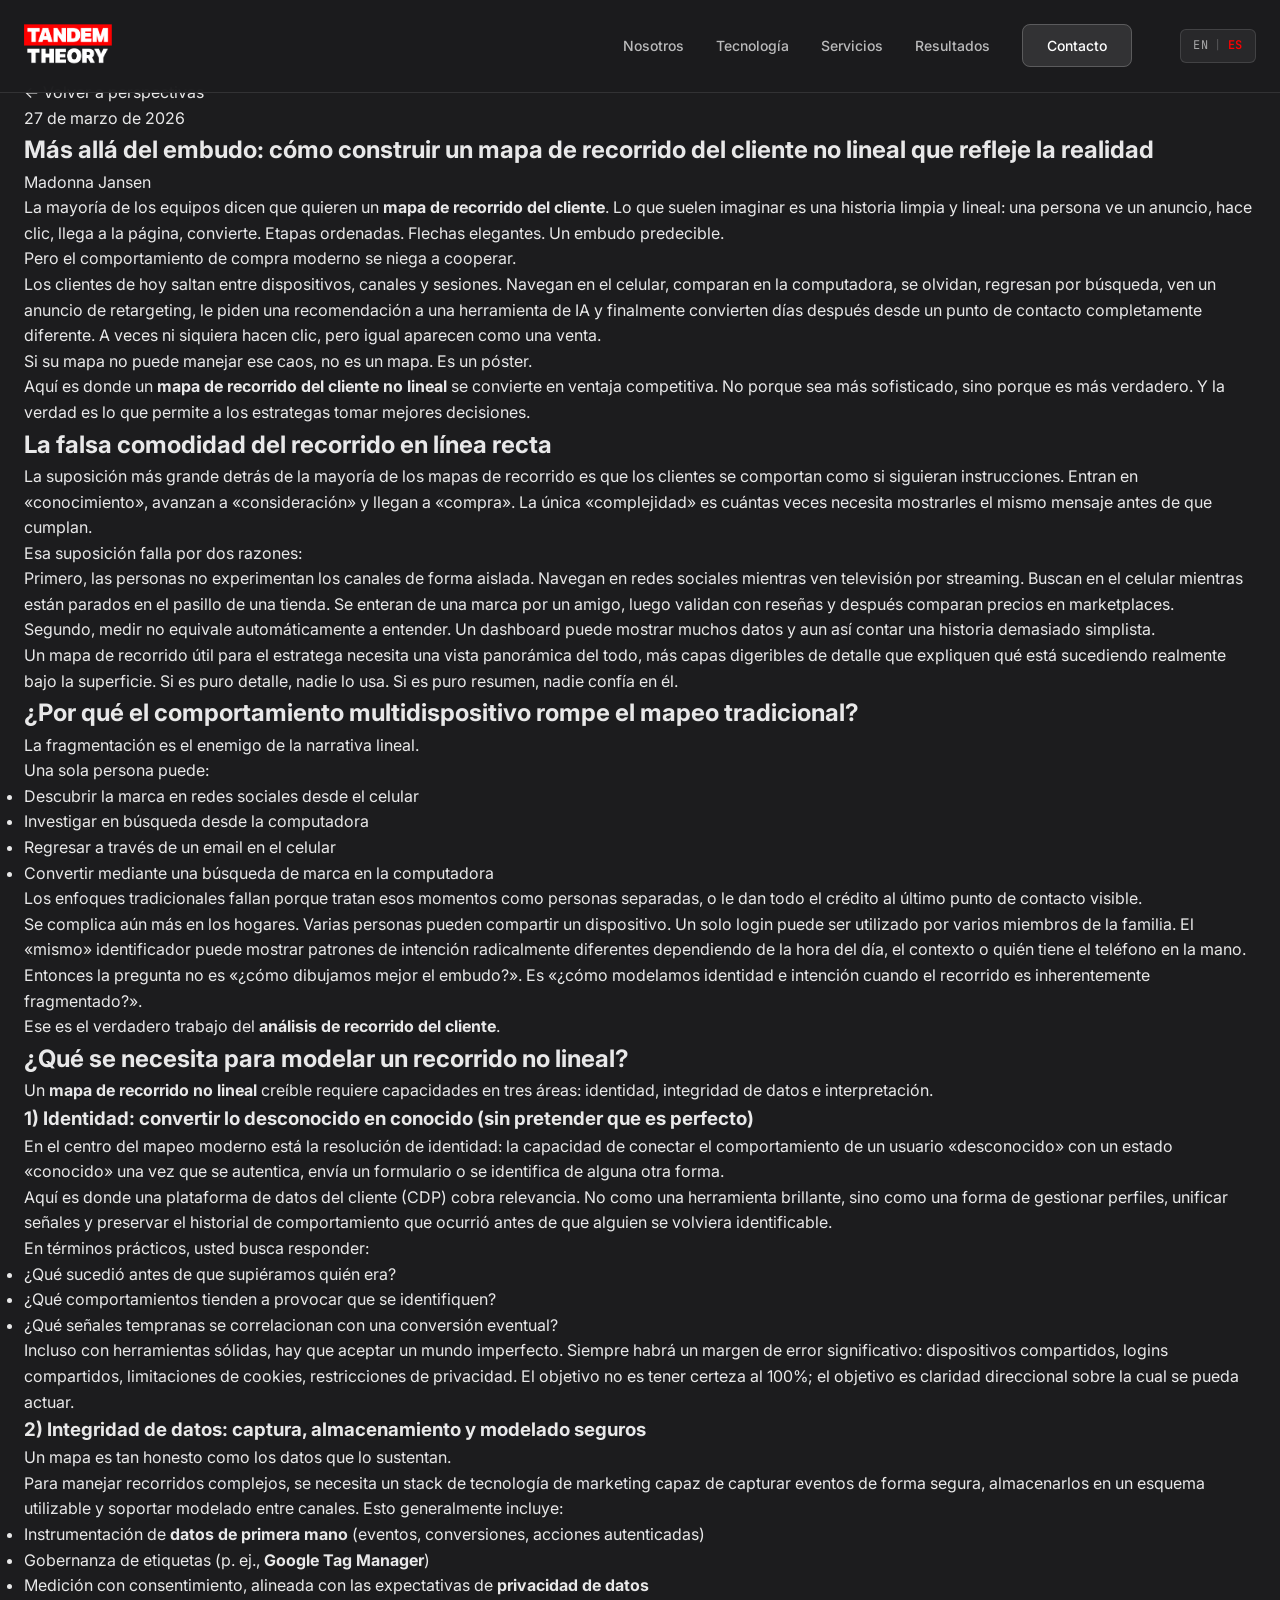
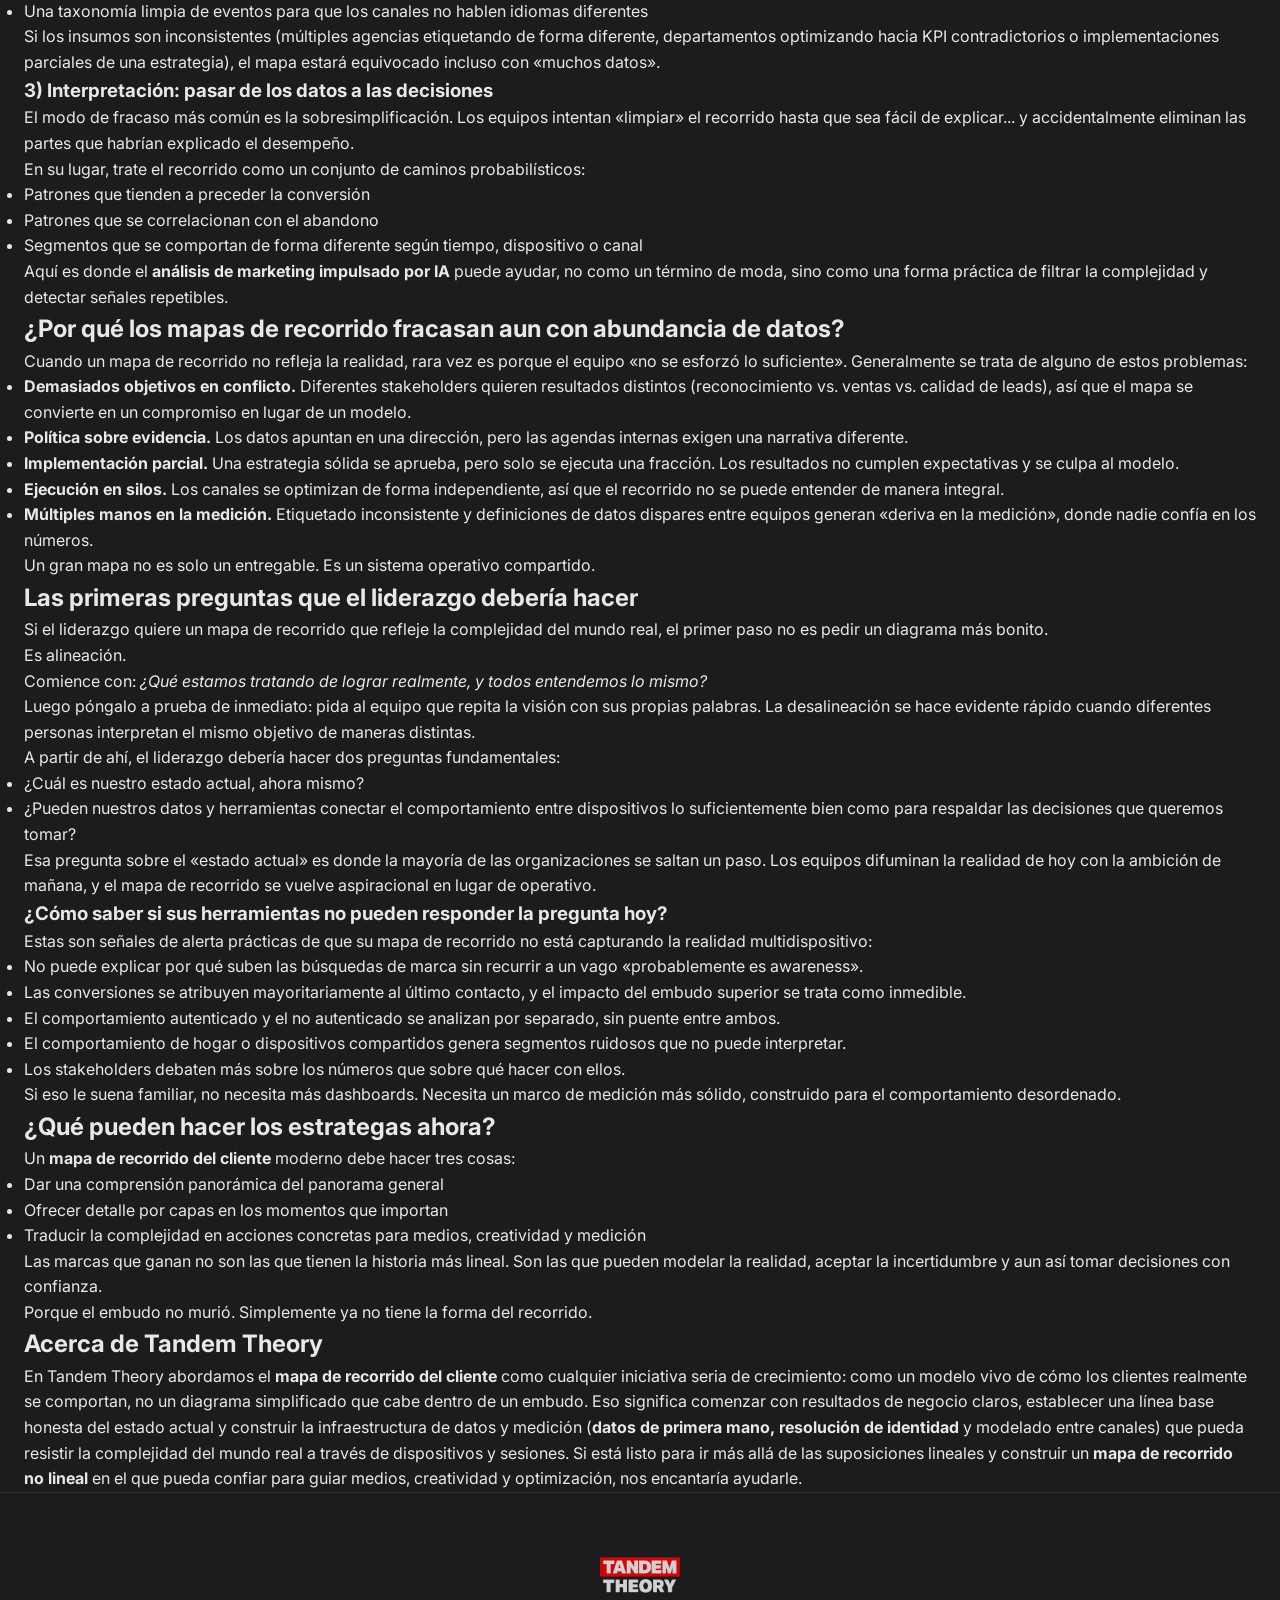
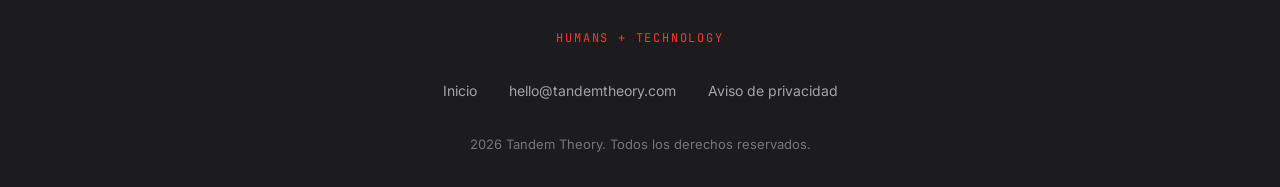
<file: articulo-mas-alla-del-embudo.html>
<!DOCTYPE html>
<html lang="es-MX">
<head>
  <meta charset="UTF-8">
  <meta name="viewport" content="width=device-width, initial-scale=1.0">
  <title>Más allá del embudo: mapas de recorrido no lineales | Tandem Theory</title>
  <meta name="description" content="El embudo lineal ya no refleja la realidad. Aprenda a construir un mapa de recorrido del cliente no lineal que modele el comportamiento real del consumidor.">

  <!-- Favicon -->
  <link rel="icon" type="image/x-icon" href="favicon.ico">
  <link rel="icon" type="image/png" sizes="32x32" href="favicon-32x32.png">
  <link rel="icon" type="image/png" sizes="16x16" href="favicon-16x16.png">
  <link rel="apple-touch-icon" sizes="180x180" href="apple-touch-icon.png">
  <meta name="theme-color" content="#1c1c1e">

  <!-- Fonts -->
  <link rel="preconnect" href="https://fonts.googleapis.com">
  <link rel="preconnect" href="https://fonts.gstatic.com" crossorigin>
  <link href="https://fonts.googleapis.com/css2?family=Inter:wght@300;400;500;600;700&family=JetBrains+Mono:wght@400;500&display=swap" rel="stylesheet">

  <link rel="stylesheet" href="styles.css">
  <script type="text/javascript" src="https://www.bugherd.com/sidebarv2.js?apikey=samqx12xtiby1tspx6awha" async="true"></script>
</head>
<body>

  <nav class="header" style="position: fixed; top: 0; left: 0; right: 0; z-index: 100; background: rgba(28, 28, 30, 0.95); backdrop-filter: blur(20px); -webkit-backdrop-filter: blur(20px);">
    <div class="container">
      <div class="header__inner">
        <a href="index.html" class="header__logo">
          <img src="photos/tandem-logo.png" alt="Tandem Theory">
        </a>
        <ul style="display: flex; align-items: center; gap: 2rem; list-style: none;">
          <li><a href="index.html#humans" style="font-size: 0.875rem; font-weight: 500; color: var(--white-70); transition: color 150ms;">Nosotros</a></li>
          <li><a href="index.html#platform" style="font-size: 0.875rem; font-weight: 500; color: var(--white-70); transition: color 150ms;">Tecnología</a></li>
          <li><a href="index.html#capabilities" style="font-size: 0.875rem; font-weight: 500; color: var(--white-70); transition: color 150ms;">Servicios</a></li>
          <li><a href="index.html#results" style="font-size: 0.875rem; font-weight: 500; color: var(--white-70); transition: color 150ms;">Resultados</a></li>
          <li><a href="index.html#contact" style="padding: 0.75rem 1.5rem; font-size: 0.875rem; font-weight: 500; background: rgba(255,255,255,0.1); border: 1px solid rgba(255,255,255,0.2); border-radius: 8px; color: var(--white);">Contacto</a></li>
          <li class="nav__lang"><a href="https://tandemtheory.com" class="nav__lang-link">EN</a> <span class="nav__lang-divider">|</span> <span class="nav__lang-active">ES</span></li>
        </ul>
      </div>
    </div>
  </nav>
  <div style="height: 80px;"></div>

  <main>
    <div class="container">
      <a href="perspectivas.html" class="article-back">← Volver a perspectivas</a>
    </div>

    <article>
      <header class="article-header container">
        <div class="article-header__date">27 de marzo de 2026</div>
        <h1 class="article-header__title">Más allá del embudo: cómo construir un mapa de recorrido del cliente no lineal que refleje la realidad</h1>
        <p class="article-header__author">Madonna Jansen</p>
      </header>

      <div class="article-body container">

        <p>La mayoría de los equipos dicen que quieren un <strong>mapa de recorrido del cliente</strong>. Lo que suelen imaginar es una historia limpia y lineal: una persona ve un anuncio, hace clic, llega a la página, convierte. Etapas ordenadas. Flechas elegantes. Un embudo predecible.</p>

        <p>Pero el comportamiento de compra moderno se niega a cooperar.</p>

        <p>Los clientes de hoy saltan entre dispositivos, canales y sesiones. Navegan en el celular, comparan en la computadora, se olvidan, regresan por búsqueda, ven un anuncio de retargeting, le piden una recomendación a una herramienta de IA y finalmente convierten días después desde un punto de contacto completamente diferente. A veces ni siquiera hacen clic, pero igual aparecen como una venta.</p>

        <p>Si su mapa no puede manejar ese caos, no es un mapa. Es un póster.</p>

        <p>Aquí es donde un <strong>mapa de recorrido del cliente no lineal</strong> se convierte en ventaja competitiva. No porque sea más sofisticado, sino porque es más verdadero. Y la verdad es lo que permite a los estrategas tomar mejores decisiones.</p>

        <h2>La falsa comodidad del recorrido en línea recta</h2>

        <p>La suposición más grande detrás de la mayoría de los mapas de recorrido es que los clientes se comportan como si siguieran instrucciones. Entran en «conocimiento», avanzan a «consideración» y llegan a «compra». La única «complejidad» es cuántas veces necesita mostrarles el mismo mensaje antes de que cumplan.</p>

        <p>Esa suposición falla por dos razones:</p>

        <p>Primero, las personas no experimentan los canales de forma aislada. Navegan en redes sociales mientras ven televisión por streaming. Buscan en el celular mientras están parados en el pasillo de una tienda. Se enteran de una marca por un amigo, luego validan con reseñas y después comparan precios en marketplaces.</p>

        <p>Segundo, medir no equivale automáticamente a entender. Un dashboard puede mostrar muchos datos y aun así contar una historia demasiado simplista.</p>

        <p>Un mapa de recorrido útil para el estratega necesita una vista panorámica del todo, más capas digeribles de detalle que expliquen qué está sucediendo realmente bajo la superficie. Si es puro detalle, nadie lo usa. Si es puro resumen, nadie confía en él.</p>

        <h2>¿Por qué el comportamiento multidispositivo rompe el mapeo tradicional?</h2>

        <p>La fragmentación es el enemigo de la narrativa lineal.</p>

        <p>Una sola persona puede:</p>

        <ul>
          <li>Descubrir la marca en redes sociales desde el celular</li>
          <li>Investigar en búsqueda desde la computadora</li>
          <li>Regresar a través de un email en el celular</li>
          <li>Convertir mediante una búsqueda de marca en la computadora</li>
        </ul>

        <p>Los enfoques tradicionales fallan porque tratan esos momentos como personas separadas, o le dan todo el crédito al último punto de contacto visible.</p>

        <p>Se complica aún más en los hogares. Varias personas pueden compartir un dispositivo. Un solo login puede ser utilizado por varios miembros de la familia. El «mismo» identificador puede mostrar patrones de intención radicalmente diferentes dependiendo de la hora del día, el contexto o quién tiene el teléfono en la mano.</p>

        <p>Entonces la pregunta no es «¿cómo dibujamos mejor el embudo?». Es «¿cómo modelamos identidad e intención cuando el recorrido es inherentemente fragmentado?».</p>

        <p>Ese es el verdadero trabajo del <strong>análisis de recorrido del cliente</strong>.</p>

        <h2>¿Qué se necesita para modelar un recorrido no lineal?</h2>

        <p>Un <strong>mapa de recorrido no lineal</strong> creíble requiere capacidades en tres áreas: identidad, integridad de datos e interpretación.</p>

        <h3>1) Identidad: convertir lo desconocido en conocido (sin pretender que es perfecto)</h3>

        <p>En el centro del mapeo moderno está la resolución de identidad: la capacidad de conectar el comportamiento de un usuario «desconocido» con un estado «conocido» una vez que se autentica, envía un formulario o se identifica de alguna otra forma.</p>

        <p>Aquí es donde una plataforma de datos del cliente (CDP) cobra relevancia. No como una herramienta brillante, sino como una forma de gestionar perfiles, unificar señales y preservar el historial de comportamiento que ocurrió antes de que alguien se volviera identificable.</p>

        <p>En términos prácticos, usted busca responder:</p>

        <ul>
          <li>¿Qué sucedió antes de que supiéramos quién era?</li>
          <li>¿Qué comportamientos tienden a provocar que se identifiquen?</li>
          <li>¿Qué señales tempranas se correlacionan con una conversión eventual?</li>
        </ul>

        <p>Incluso con herramientas sólidas, hay que aceptar un mundo imperfecto. Siempre habrá un margen de error significativo: dispositivos compartidos, logins compartidos, limitaciones de cookies, restricciones de privacidad. El objetivo no es tener certeza al 100%; el objetivo es claridad direccional sobre la cual se pueda actuar.</p>

        <h3>2) Integridad de datos: captura, almacenamiento y modelado seguros</h3>

        <p>Un mapa es tan honesto como los datos que lo sustentan.</p>

        <p>Para manejar recorridos complejos, se necesita un stack de tecnología de marketing capaz de capturar eventos de forma segura, almacenarlos en un esquema utilizable y soportar modelado entre canales. Esto generalmente incluye:</p>

        <ul>
          <li>Instrumentación de <strong>datos de primera mano</strong> (eventos, conversiones, acciones autenticadas)</li>
          <li>Gobernanza de etiquetas (p. ej., <strong>Google Tag Manager</strong>)</li>
          <li>Medición con consentimiento, alineada con las expectativas de <strong>privacidad de datos</strong></li>
          <li>Una taxonomía limpia de eventos para que los canales no hablen idiomas diferentes</li>
        </ul>

        <p>Si los insumos son inconsistentes (múltiples agencias etiquetando de forma diferente, departamentos optimizando hacia KPI contradictorios o implementaciones parciales de una estrategia), el mapa estará equivocado incluso con «muchos datos».</p>

        <h3>3) Interpretación: pasar de los datos a las decisiones</h3>

        <p>El modo de fracaso más común es la sobresimplificación. Los equipos intentan «limpiar» el recorrido hasta que sea fácil de explicar... y accidentalmente eliminan las partes que habrían explicado el desempeño.</p>

        <p>En su lugar, trate el recorrido como un conjunto de caminos probabilísticos:</p>

        <ul>
          <li>Patrones que tienden a preceder la conversión</li>
          <li>Patrones que se correlacionan con el abandono</li>
          <li>Segmentos que se comportan de forma diferente según tiempo, dispositivo o canal</li>
        </ul>

        <p>Aquí es donde el <strong>análisis de marketing impulsado por IA</strong> puede ayudar, no como un término de moda, sino como una forma práctica de filtrar la complejidad y detectar señales repetibles.</p>

        <h2>¿Por qué los mapas de recorrido fracasan aun con abundancia de datos?</h2>

        <p>Cuando un mapa de recorrido no refleja la realidad, rara vez es porque el equipo «no se esforzó lo suficiente». Generalmente se trata de alguno de estos problemas:</p>

        <ul>
          <li><strong>Demasiados objetivos en conflicto.</strong> Diferentes stakeholders quieren resultados distintos (reconocimiento vs. ventas vs. calidad de leads), así que el mapa se convierte en un compromiso en lugar de un modelo.</li>
          <li><strong>Política sobre evidencia.</strong> Los datos apuntan en una dirección, pero las agendas internas exigen una narrativa diferente.</li>
          <li><strong>Implementación parcial.</strong> Una estrategia sólida se aprueba, pero solo se ejecuta una fracción. Los resultados no cumplen expectativas y se culpa al modelo.</li>
          <li><strong>Ejecución en silos.</strong> Los canales se optimizan de forma independiente, así que el recorrido no se puede entender de manera integral.</li>
          <li><strong>Múltiples manos en la medición.</strong> Etiquetado inconsistente y definiciones de datos dispares entre equipos generan «deriva en la medición», donde nadie confía en los números.</li>
        </ul>

        <p>Un gran mapa no es solo un entregable. Es un sistema operativo compartido.</p>

        <h2>Las primeras preguntas que el liderazgo debería hacer</h2>

        <p>Si el liderazgo quiere un mapa de recorrido que refleje la complejidad del mundo real, el primer paso no es pedir un diagrama más bonito.</p>

        <p>Es alineación.</p>

        <p>Comience con: <em>¿Qué estamos tratando de lograr realmente, y todos entendemos lo mismo?</em></p>

        <p>Luego póngalo a prueba de inmediato: pida al equipo que repita la visión con sus propias palabras. La desalineación se hace evidente rápido cuando diferentes personas interpretan el mismo objetivo de maneras distintas.</p>

        <p>A partir de ahí, el liderazgo debería hacer dos preguntas fundamentales:</p>

        <ul>
          <li>¿Cuál es nuestro estado actual, ahora mismo?</li>
          <li>¿Pueden nuestros datos y herramientas conectar el comportamiento entre dispositivos lo suficientemente bien como para respaldar las decisiones que queremos tomar?</li>
        </ul>

        <p>Esa pregunta sobre el «estado actual» es donde la mayoría de las organizaciones se saltan un paso. Los equipos difuminan la realidad de hoy con la ambición de mañana, y el mapa de recorrido se vuelve aspiracional en lugar de operativo.</p>

        <h3>¿Cómo saber si sus herramientas no pueden responder la pregunta hoy?</h3>

        <p>Estas son señales de alerta prácticas de que su mapa de recorrido no está capturando la realidad multidispositivo:</p>

        <ul>
          <li>No puede explicar por qué suben las búsquedas de marca sin recurrir a un vago «probablemente es awareness».</li>
          <li>Las conversiones se atribuyen mayoritariamente al último contacto, y el impacto del embudo superior se trata como inmedible.</li>
          <li>El comportamiento autenticado y el no autenticado se analizan por separado, sin puente entre ambos.</li>
          <li>El comportamiento de hogar o dispositivos compartidos genera segmentos ruidosos que no puede interpretar.</li>
          <li>Los stakeholders debaten más sobre los números que sobre qué hacer con ellos.</li>
        </ul>

        <p>Si eso le suena familiar, no necesita más dashboards. Necesita un marco de medición más sólido, construido para el comportamiento desordenado.</p>

        <h2>¿Qué pueden hacer los estrategas ahora?</h2>

        <p>Un <strong>mapa de recorrido del cliente</strong> moderno debe hacer tres cosas:</p>

        <ul>
          <li>Dar una comprensión panorámica del panorama general</li>
          <li>Ofrecer detalle por capas en los momentos que importan</li>
          <li>Traducir la complejidad en acciones concretas para medios, creatividad y medición</li>
        </ul>

        <p>Las marcas que ganan no son las que tienen la historia más lineal. Son las que pueden modelar la realidad, aceptar la incertidumbre y aun así tomar decisiones con confianza.</p>

        <p>Porque el embudo no murió. Simplemente ya no tiene la forma del recorrido.</p>

        <h2>Acerca de Tandem Theory</h2>

        <p>En Tandem Theory abordamos el <strong>mapa de recorrido del cliente</strong> como cualquier iniciativa seria de crecimiento: como un modelo vivo de cómo los clientes realmente se comportan, no un diagrama simplificado que cabe dentro de un embudo. Eso significa comenzar con resultados de negocio claros, establecer una línea base honesta del estado actual y construir la infraestructura de datos y medición (<strong>datos de primera mano, resolución de identidad</strong> y modelado entre canales) que pueda resistir la complejidad del mundo real a través de dispositivos y sesiones. Si está listo para ir más allá de las suposiciones lineales y construir un <strong>mapa de recorrido no lineal</strong> en el que pueda confiar para guiar medios, creatividad y optimización, nos encantaría ayudarle.</p>

      </div>
    </article>
  </main>

  <footer class="footer">
    <div class="container">
      <div class="footer__inner">
        <a href="index.html" class="footer__logo">
          <img src="photos/tandem-logo.png" alt="Tandem Theory">
        </a>
        <p class="footer__tagline">HUMANS + TECHNOLOGY</p>
        <div class="footer__links">
          <a href="index.html">Inicio</a>
          <a href="mailto:hello@tandemtheory.com">hello@tandemtheory.com</a>
          <a href="aviso-de-privacidad.html">Aviso de privacidad</a>
        </div>
        <p class="footer__copyright">2026 Tandem Theory. Todos los derechos reservados.</p>
      </div>
    </div>
  </footer>

</body>
</html>
</file>
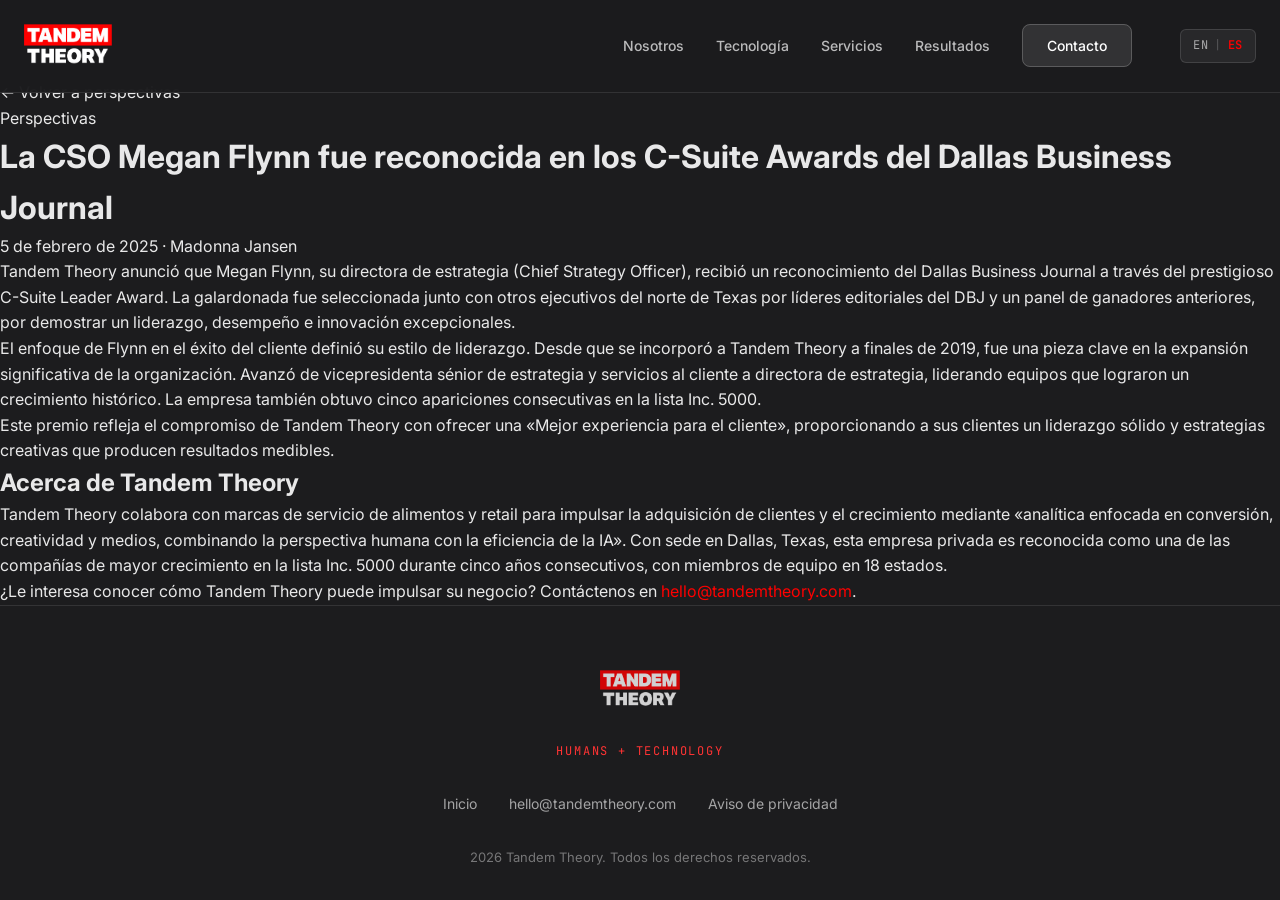
<file: articulo-megan-flynn-premio.html>
<!DOCTYPE html>
<html lang="es-MX">
<head>
  <meta charset="UTF-8">
  <meta name="viewport" content="width=device-width, initial-scale=1.0">
  <title>La CSO Megan Flynn fue reconocida en los C-Suite Awards del Dallas Business Journal | Tandem Theory</title>
  <meta name="description" content="Megan Flynn, directora de estrategia de Tandem Theory, recibi&oacute; un C-Suite Leader Award del Dallas Business Journal por su liderazgo excepcional.">

  <!-- Favicon -->
  <link rel="icon" type="image/x-icon" href="favicon.ico">
  <link rel="icon" type="image/png" sizes="32x32" href="favicon-32x32.png">
  <link rel="icon" type="image/png" sizes="16x16" href="favicon-16x16.png">
  <link rel="apple-touch-icon" sizes="180x180" href="apple-touch-icon.png">
  <meta name="theme-color" content="#1c1c1e">

  <!-- Fonts -->
  <link rel="preconnect" href="https://fonts.googleapis.com">
  <link rel="preconnect" href="https://fonts.gstatic.com" crossorigin>
  <link href="https://fonts.googleapis.com/css2?family=Inter:wght@300;400;500;600;700&family=JetBrains+Mono:wght@400;500&display=swap" rel="stylesheet">

  <link rel="stylesheet" href="styles.css">
  <script type="text/javascript" src="https://www.bugherd.com/sidebarv2.js?apikey=samqx12xtiby1tspx6awha" async="true"></script>
</head>
<body>

  <nav class="header" style="position: fixed; top: 0; left: 0; right: 0; z-index: 100; background: rgba(28, 28, 30, 0.95); backdrop-filter: blur(20px); -webkit-backdrop-filter: blur(20px);">
    <div class="container">
      <div class="header__inner">
        <a href="index.html" class="header__logo">
          <img src="photos/tandem-logo.png" alt="Tandem Theory">
        </a>
        <ul style="display: flex; align-items: center; gap: 2rem; list-style: none;">
          <li><a href="index.html#humans" style="font-size: 0.875rem; font-weight: 500; color: var(--white-70); transition: color 150ms;">Nosotros</a></li>
          <li><a href="index.html#platform" style="font-size: 0.875rem; font-weight: 500; color: var(--white-70); transition: color 150ms;">Tecnolog&iacute;a</a></li>
          <li><a href="index.html#capabilities" style="font-size: 0.875rem; font-weight: 500; color: var(--white-70); transition: color 150ms;">Servicios</a></li>
          <li><a href="index.html#results" style="font-size: 0.875rem; font-weight: 500; color: var(--white-70); transition: color 150ms;">Resultados</a></li>
          <li><a href="index.html#contact" style="padding: 0.75rem 1.5rem; font-size: 0.875rem; font-weight: 500; background: rgba(255,255,255,0.1); border: 1px solid rgba(255,255,255,0.2); border-radius: 8px; color: var(--white);">Contacto</a></li>
          <li class="nav__lang"><a href="https://tandemtheory.com" class="nav__lang-link">EN</a> <span class="nav__lang-divider">|</span> <span class="nav__lang-active">ES</span></li>
        </ul>
      </div>
    </div>
  </nav>
  <div style="height: 80px;"></div>

  <main>
    <div class="article-container">
      <a href="perspectivas.html" class="back-link">&larr; Volver a perspectivas</a>

      <header class="article-header">
        <span class="article-header__label">Perspectivas</span>
        <h1 class="article-header__title">La CSO Megan Flynn fue reconocida en los C-Suite Awards del Dallas Business Journal</h1>
        <div class="article-header__meta">5 de febrero de 2025 &middot; Madonna Jansen</div>
      </header>

      <div class="article-body">
        <p>Tandem Theory anunci&oacute; que Megan Flynn, su directora de estrategia (Chief Strategy Officer), recibi&oacute; un reconocimiento del Dallas Business Journal a trav&eacute;s del prestigioso C-Suite Leader Award. La galardonada fue seleccionada junto con otros ejecutivos del norte de Texas por l&iacute;deres editoriales del DBJ y un panel de ganadores anteriores, por demostrar un liderazgo, desempe&ntilde;o e innovaci&oacute;n excepcionales.</p>

        <p>El enfoque de Flynn en el &eacute;xito del cliente defini&oacute; su estilo de liderazgo. Desde que se incorpor&oacute; a Tandem Theory a finales de 2019, fue una pieza clave en la expansi&oacute;n significativa de la organizaci&oacute;n. Avanz&oacute; de vicepresidenta s&eacute;nior de estrategia y servicios al cliente a directora de estrategia, liderando equipos que lograron un crecimiento hist&oacute;rico. La empresa tambi&eacute;n obtuvo cinco apariciones consecutivas en la lista Inc. 5000.</p>

        <p>Este premio refleja el compromiso de Tandem Theory con ofrecer una &laquo;Mejor experiencia para el cliente&raquo;, proporcionando a sus clientes un liderazgo s&oacute;lido y estrategias creativas que producen resultados medibles.</p>

        <h2>Acerca de Tandem Theory</h2>

        <p>Tandem Theory colabora con marcas de servicio de alimentos y retail para impulsar la adquisici&oacute;n de clientes y el crecimiento mediante &laquo;anal&iacute;tica enfocada en conversi&oacute;n, creatividad y medios, combinando la perspectiva humana con la eficiencia de la IA&raquo;. Con sede en Dallas, Texas, esta empresa privada es reconocida como una de las compa&ntilde;&iacute;as de mayor crecimiento en la lista Inc. 5000 durante cinco a&ntilde;os consecutivos, con miembros de equipo en 18 estados.</p>

        <p>&iquest;Le interesa conocer c&oacute;mo Tandem Theory puede impulsar su negocio? Cont&aacute;ctenos en <a href="mailto:hello@tandemtheory.com" style="color: var(--red-accent);">hello@tandemtheory.com</a>.</p>
      </div>
    </div>
  </main>

  <footer class="footer">
    <div class="container">
      <div class="footer__inner">
        <a href="index.html" class="footer__logo">
          <img src="photos/tandem-logo.png" alt="Tandem Theory">
        </a>

        <p class="footer__tagline">HUMANS + TECHNOLOGY</p>

        <div class="footer__links">
          <a href="index.html">Inicio</a>
          <a href="mailto:hello@tandemtheory.com">hello@tandemtheory.com</a>
          <a href="aviso-de-privacidad.html">Aviso de privacidad</a>
        </div>

        <p class="footer__copyright">2026 Tandem Theory. Todos los derechos reservados.</p>
      </div>
    </div>
  </footer>

</body>
</html>
</file>
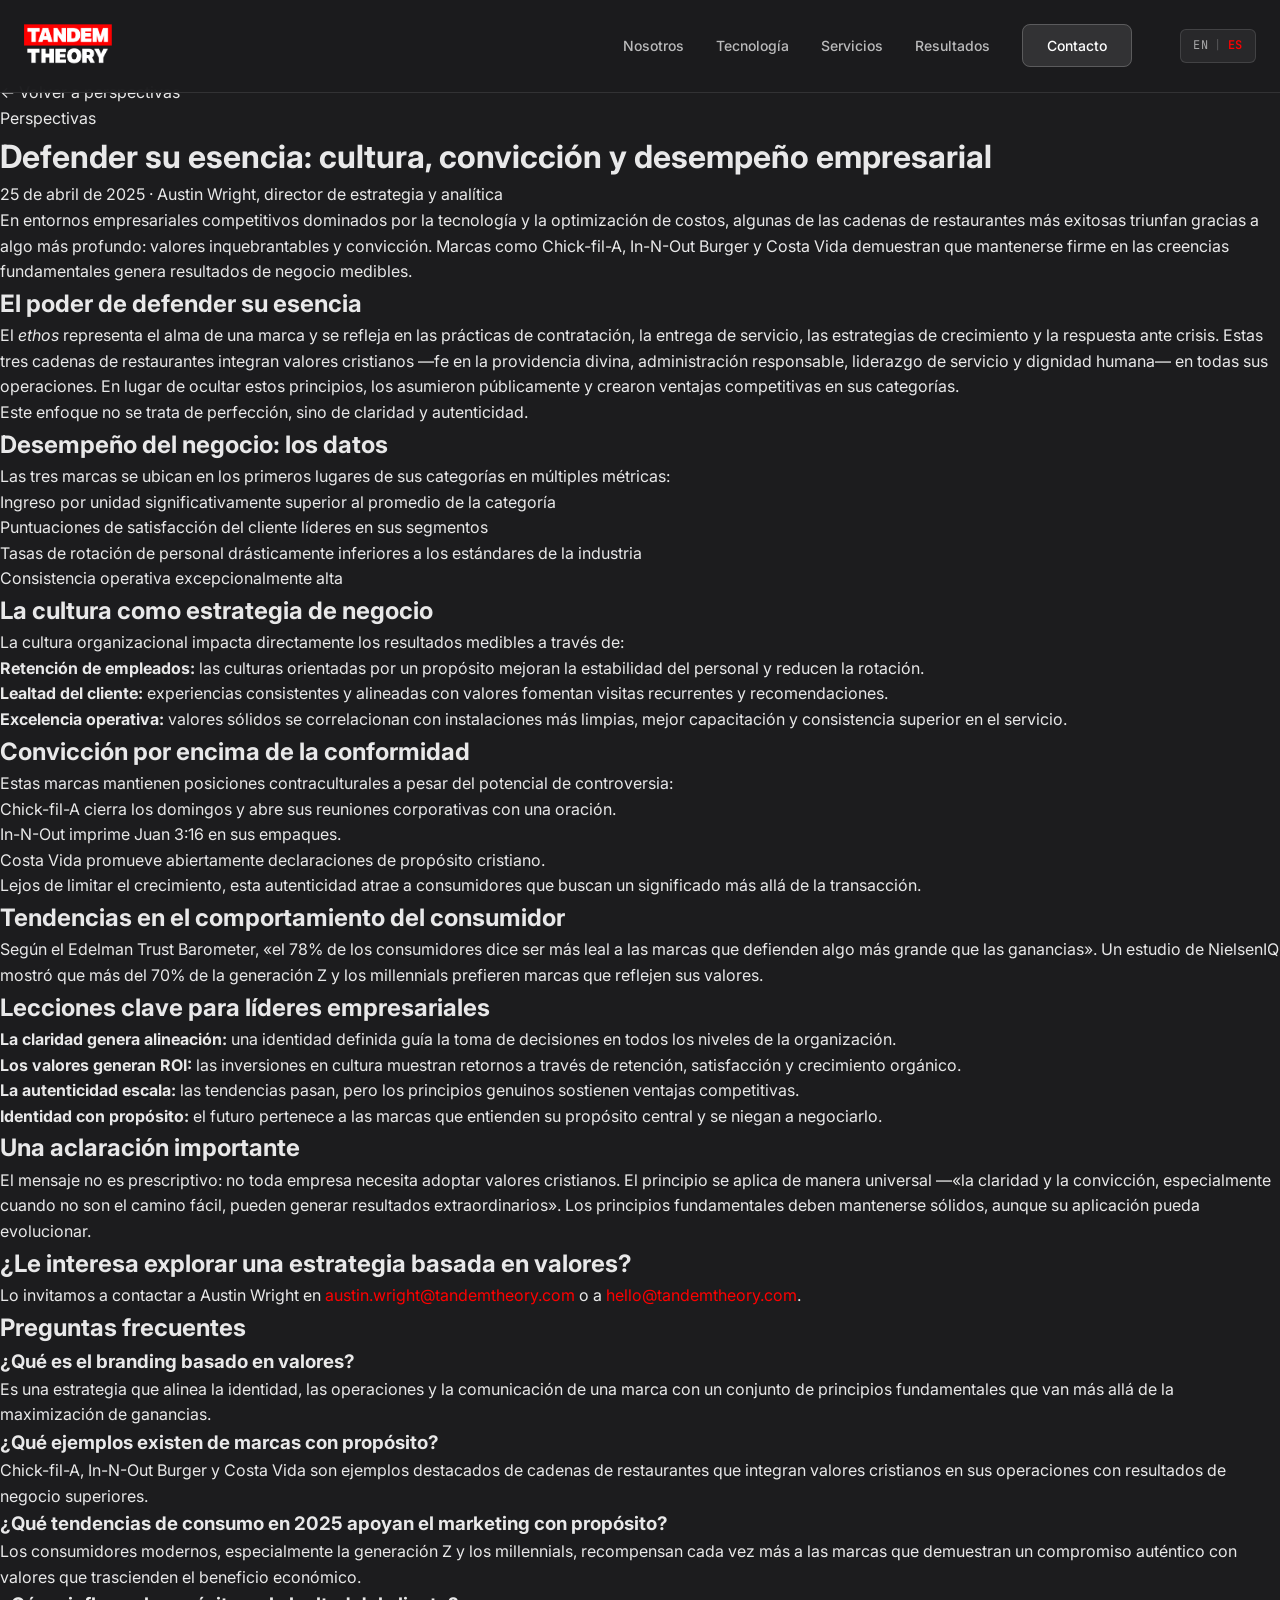
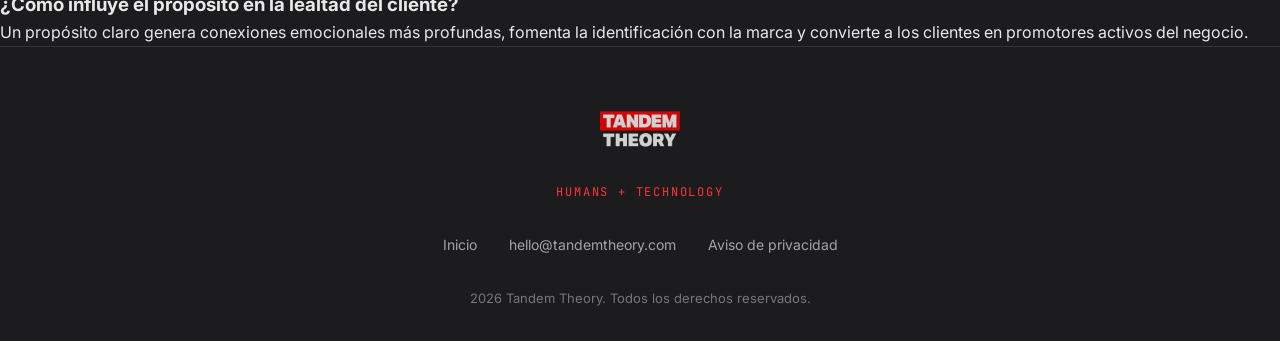
<file: articulo-ser-dueno-de-tu-ethos.html>
<!DOCTYPE html>
<html lang="es-MX">
<head>
  <meta charset="UTF-8">
  <meta name="viewport" content="width=device-width, initial-scale=1.0">
  <title>Defender su esencia: cultura, convicci&oacute;n y desempe&ntilde;o empresarial | Tandem Theory</title>
  <meta name="description" content="&iquest;El posicionamiento contracultural de marca beneficia o perjudica el desempe&ntilde;o del negocio? Un an&aacute;lisis basado en datos de Tandem Theory.">

  <!-- Favicon -->
  <link rel="icon" type="image/x-icon" href="favicon.ico">
  <link rel="icon" type="image/png" sizes="32x32" href="favicon-32x32.png">
  <link rel="icon" type="image/png" sizes="16x16" href="favicon-16x16.png">
  <link rel="apple-touch-icon" sizes="180x180" href="apple-touch-icon.png">
  <meta name="theme-color" content="#1c1c1e">

  <!-- Fonts -->
  <link rel="preconnect" href="https://fonts.googleapis.com">
  <link rel="preconnect" href="https://fonts.gstatic.com" crossorigin>
  <link href="https://fonts.googleapis.com/css2?family=Inter:wght@300;400;500;600;700&family=JetBrains+Mono:wght@400;500&display=swap" rel="stylesheet">

  <link rel="stylesheet" href="styles.css">
  <script type="text/javascript" src="https://www.bugherd.com/sidebarv2.js?apikey=samqx12xtiby1tspx6awha" async="true"></script>
</head>
<body>

  <nav class="header" style="position: fixed; top: 0; left: 0; right: 0; z-index: 100; background: rgba(28, 28, 30, 0.95); backdrop-filter: blur(20px); -webkit-backdrop-filter: blur(20px);">
    <div class="container">
      <div class="header__inner">
        <a href="index.html" class="header__logo">
          <img src="photos/tandem-logo.png" alt="Tandem Theory">
        </a>
        <ul style="display: flex; align-items: center; gap: 2rem; list-style: none;">
          <li><a href="index.html#humans" style="font-size: 0.875rem; font-weight: 500; color: var(--white-70); transition: color 150ms;">Nosotros</a></li>
          <li><a href="index.html#platform" style="font-size: 0.875rem; font-weight: 500; color: var(--white-70); transition: color 150ms;">Tecnolog&iacute;a</a></li>
          <li><a href="index.html#capabilities" style="font-size: 0.875rem; font-weight: 500; color: var(--white-70); transition: color 150ms;">Servicios</a></li>
          <li><a href="index.html#results" style="font-size: 0.875rem; font-weight: 500; color: var(--white-70); transition: color 150ms;">Resultados</a></li>
          <li><a href="index.html#contact" style="padding: 0.75rem 1.5rem; font-size: 0.875rem; font-weight: 500; background: rgba(255,255,255,0.1); border: 1px solid rgba(255,255,255,0.2); border-radius: 8px; color: var(--white);">Contacto</a></li>
          <li class="nav__lang"><a href="https://tandemtheory.com" class="nav__lang-link">EN</a> <span class="nav__lang-divider">|</span> <span class="nav__lang-active">ES</span></li>
        </ul>
      </div>
    </div>
  </nav>
  <div style="height: 80px;"></div>

  <main>
    <div class="article-container">
      <a href="perspectivas.html" class="back-link">&larr; Volver a perspectivas</a>

      <header class="article-header">
        <span class="article-header__label">Perspectivas</span>
        <h1 class="article-header__title">Defender su esencia: cultura, convicci&oacute;n y desempe&ntilde;o empresarial</h1>
        <div class="article-header__meta">25 de abril de 2025 &middot; Austin Wright, director de estrategia y anal&iacute;tica</div>
      </header>

      <div class="article-body">
        <p>En entornos empresariales competitivos dominados por la tecnolog&iacute;a y la optimizaci&oacute;n de costos, algunas de las cadenas de restaurantes m&aacute;s exitosas triunfan gracias a algo m&aacute;s profundo: valores inquebrantables y convicci&oacute;n. Marcas como Chick-fil-A, In-N-Out Burger y Costa Vida demuestran que mantenerse firme en las creencias fundamentales genera resultados de negocio medibles.</p>

        <h2>El poder de defender su esencia</h2>

        <p>El <em>ethos</em> representa el alma de una marca y se refleja en las pr&aacute;cticas de contrataci&oacute;n, la entrega de servicio, las estrategias de crecimiento y la respuesta ante crisis. Estas tres cadenas de restaurantes integran valores cristianos &mdash;fe en la providencia divina, administraci&oacute;n responsable, liderazgo de servicio y dignidad humana&mdash; en todas sus operaciones. En lugar de ocultar estos principios, los asumieron p&uacute;blicamente y crearon ventajas competitivas en sus categor&iacute;as.</p>

        <p>Este enfoque no se trata de perfecci&oacute;n, sino de claridad y autenticidad.</p>

        <h2>Desempe&ntilde;o del negocio: los datos</h2>

        <p>Las tres marcas se ubican en los primeros lugares de sus categor&iacute;as en m&uacute;ltiples m&eacute;tricas:</p>

        <ul>
          <li>Ingreso por unidad significativamente superior al promedio de la categor&iacute;a</li>
          <li>Puntuaciones de satisfacci&oacute;n del cliente l&iacute;deres en sus segmentos</li>
          <li>Tasas de rotaci&oacute;n de personal dr&aacute;sticamente inferiores a los est&aacute;ndares de la industria</li>
          <li>Consistencia operativa excepcionalmente alta</li>
        </ul>

        <h2>La cultura como estrategia de negocio</h2>

        <p>La cultura organizacional impacta directamente los resultados medibles a trav&eacute;s de:</p>

        <ul>
          <li><strong>Retenci&oacute;n de empleados:</strong> las culturas orientadas por un prop&oacute;sito mejoran la estabilidad del personal y reducen la rotaci&oacute;n.</li>
          <li><strong>Lealtad del cliente:</strong> experiencias consistentes y alineadas con valores fomentan visitas recurrentes y recomendaciones.</li>
          <li><strong>Excelencia operativa:</strong> valores s&oacute;lidos se correlacionan con instalaciones m&aacute;s limpias, mejor capacitaci&oacute;n y consistencia superior en el servicio.</li>
        </ul>

        <h2>Convicci&oacute;n por encima de la conformidad</h2>

        <p>Estas marcas mantienen posiciones contraculturales a pesar del potencial de controversia:</p>

        <ul>
          <li>Chick-fil-A cierra los domingos y abre sus reuniones corporativas con una oraci&oacute;n.</li>
          <li>In-N-Out imprime Juan 3:16 en sus empaques.</li>
          <li>Costa Vida promueve abiertamente declaraciones de prop&oacute;sito cristiano.</li>
        </ul>

        <p>Lejos de limitar el crecimiento, esta autenticidad atrae a consumidores que buscan un significado m&aacute;s all&aacute; de la transacci&oacute;n.</p>

        <h2>Tendencias en el comportamiento del consumidor</h2>

        <p>Seg&uacute;n el Edelman Trust Barometer, &laquo;el 78% de los consumidores dice ser m&aacute;s leal a las marcas que defienden algo m&aacute;s grande que las ganancias&raquo;. Un estudio de NielsenIQ mostr&oacute; que m&aacute;s del 70% de la generaci&oacute;n Z y los millennials prefieren marcas que reflejen sus valores.</p>

        <h2>Lecciones clave para l&iacute;deres empresariales</h2>

        <ol>
          <li><strong>La claridad genera alineaci&oacute;n:</strong> una identidad definida gu&iacute;a la toma de decisiones en todos los niveles de la organizaci&oacute;n.</li>
          <li><strong>Los valores generan ROI:</strong> las inversiones en cultura muestran retornos a trav&eacute;s de retenci&oacute;n, satisfacci&oacute;n y crecimiento org&aacute;nico.</li>
          <li><strong>La autenticidad escala:</strong> las tendencias pasan, pero los principios genuinos sostienen ventajas competitivas.</li>
          <li><strong>Identidad con prop&oacute;sito:</strong> el futuro pertenece a las marcas que entienden su prop&oacute;sito central y se niegan a negociarlo.</li>
        </ol>

        <h2>Una aclaraci&oacute;n importante</h2>

        <p>El mensaje no es prescriptivo: no toda empresa necesita adoptar valores cristianos. El principio se aplica de manera universal &mdash;&laquo;la claridad y la convicci&oacute;n, especialmente cuando no son el camino f&aacute;cil, pueden generar resultados extraordinarios&raquo;. Los principios fundamentales deben mantenerse s&oacute;lidos, aunque su aplicaci&oacute;n pueda evolucionar.</p>

        <h2>&iquest;Le interesa explorar una estrategia basada en valores?</h2>

        <p>Lo invitamos a contactar a Austin Wright en <a href="mailto:austin.wright@tandemtheory.com" style="color: var(--red-accent);">austin.wright@tandemtheory.com</a> o a <a href="mailto:hello@tandemtheory.com" style="color: var(--red-accent);">hello@tandemtheory.com</a>.</p>

        <h2>Preguntas frecuentes</h2>

        <h3>&iquest;Qu&eacute; es el branding basado en valores?</h3>
        <p>Es una estrategia que alinea la identidad, las operaciones y la comunicaci&oacute;n de una marca con un conjunto de principios fundamentales que van m&aacute;s all&aacute; de la maximizaci&oacute;n de ganancias.</p>

        <h3>&iquest;Qu&eacute; ejemplos existen de marcas con prop&oacute;sito?</h3>
        <p>Chick-fil-A, In-N-Out Burger y Costa Vida son ejemplos destacados de cadenas de restaurantes que integran valores cristianos en sus operaciones con resultados de negocio superiores.</p>

        <h3>&iquest;Qu&eacute; tendencias de consumo en 2025 apoyan el marketing con prop&oacute;sito?</h3>
        <p>Los consumidores modernos, especialmente la generaci&oacute;n Z y los millennials, recompensan cada vez m&aacute;s a las marcas que demuestran un compromiso aut&eacute;ntico con valores que trascienden el beneficio econ&oacute;mico.</p>

        <h3>&iquest;C&oacute;mo influye el prop&oacute;sito en la lealtad del cliente?</h3>
        <p>Un prop&oacute;sito claro genera conexiones emocionales m&aacute;s profundas, fomenta la identificaci&oacute;n con la marca y convierte a los clientes en promotores activos del negocio.</p>
      </div>
    </div>
  </main>

  <footer class="footer">
    <div class="container">
      <div class="footer__inner">
        <a href="index.html" class="footer__logo">
          <img src="photos/tandem-logo.png" alt="Tandem Theory">
        </a>

        <p class="footer__tagline">HUMANS + TECHNOLOGY</p>

        <div class="footer__links">
          <a href="index.html">Inicio</a>
          <a href="mailto:hello@tandemtheory.com">hello@tandemtheory.com</a>
          <a href="aviso-de-privacidad.html">Aviso de privacidad</a>
        </div>

        <p class="footer__copyright">2026 Tandem Theory. Todos los derechos reservados.</p>
      </div>
    </div>
  </footer>

</body>
</html>
</file>
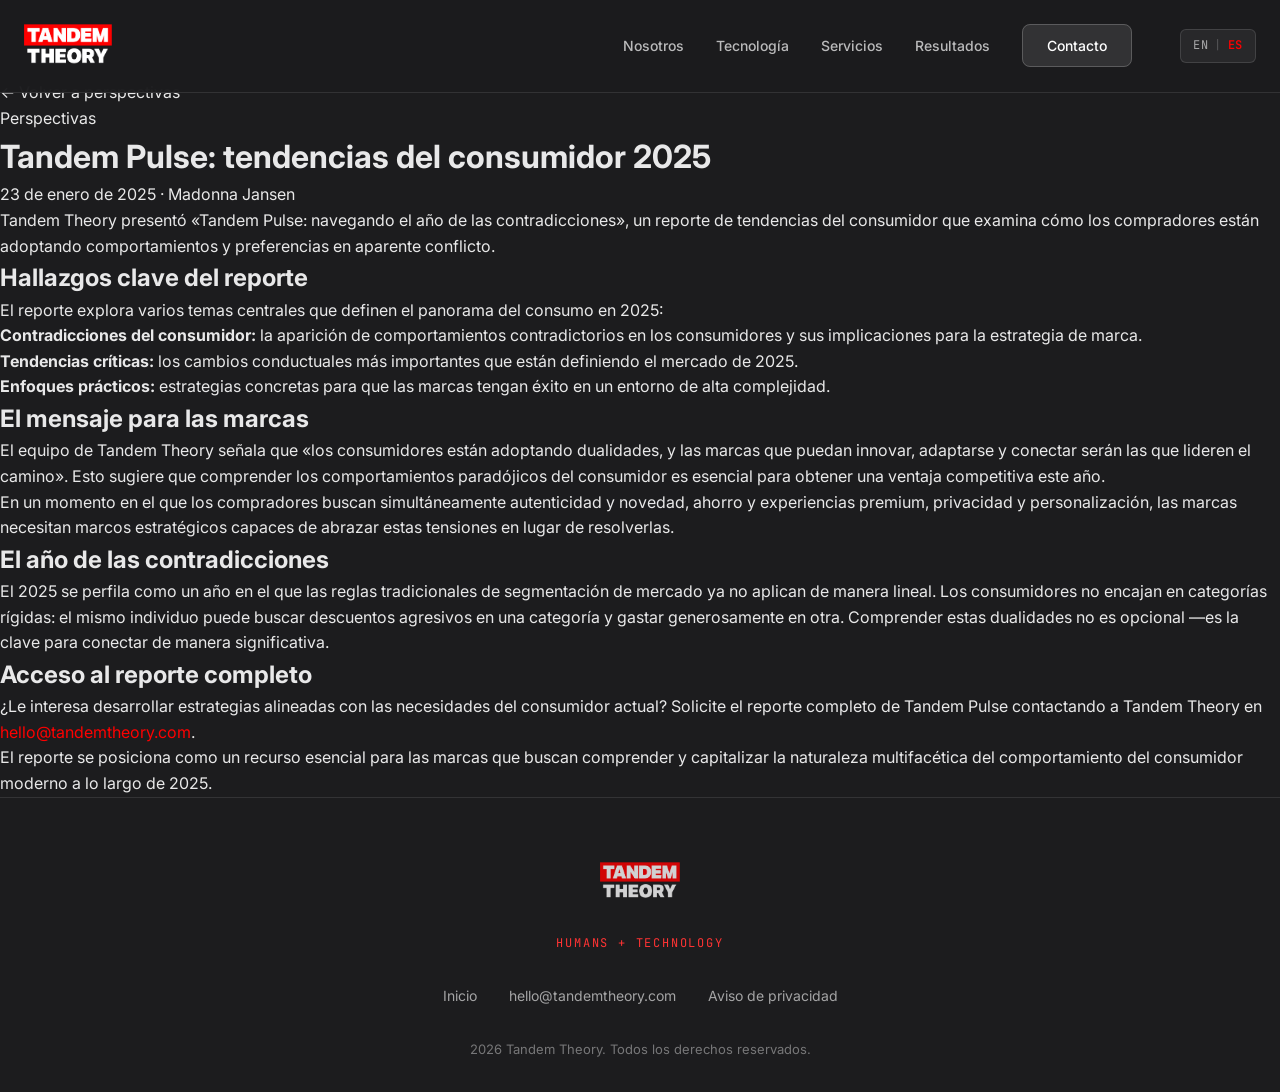
<file: articulo-tendencias-consumidor-2025.html>
<!DOCTYPE html>
<html lang="es-MX">
<head>
  <meta charset="UTF-8">
  <meta name="viewport" content="width=device-width, initial-scale=1.0">
  <title>Tandem Pulse: tendencias del consumidor 2025 | Tandem Theory</title>
  <meta name="description" content="Tandem Theory presenta su reporte Tandem Pulse: navegando el a&ntilde;o de las contradicciones. Descubra las tendencias y estrategias que definen el mercado de 2025.">

  <!-- Favicon -->
  <link rel="icon" type="image/x-icon" href="favicon.ico">
  <link rel="icon" type="image/png" sizes="32x32" href="favicon-32x32.png">
  <link rel="icon" type="image/png" sizes="16x16" href="favicon-16x16.png">
  <link rel="apple-touch-icon" sizes="180x180" href="apple-touch-icon.png">
  <meta name="theme-color" content="#1c1c1e">

  <!-- Fonts -->
  <link rel="preconnect" href="https://fonts.googleapis.com">
  <link rel="preconnect" href="https://fonts.gstatic.com" crossorigin>
  <link href="https://fonts.googleapis.com/css2?family=Inter:wght@300;400;500;600;700&family=JetBrains+Mono:wght@400;500&display=swap" rel="stylesheet">

  <link rel="stylesheet" href="styles.css">
  <script type="text/javascript" src="https://www.bugherd.com/sidebarv2.js?apikey=samqx12xtiby1tspx6awha" async="true"></script>
</head>
<body>

  <nav class="header" style="position: fixed; top: 0; left: 0; right: 0; z-index: 100; background: rgba(28, 28, 30, 0.95); backdrop-filter: blur(20px); -webkit-backdrop-filter: blur(20px);">
    <div class="container">
      <div class="header__inner">
        <a href="index.html" class="header__logo">
          <img src="photos/tandem-logo.png" alt="Tandem Theory">
        </a>
        <ul style="display: flex; align-items: center; gap: 2rem; list-style: none;">
          <li><a href="index.html#humans" style="font-size: 0.875rem; font-weight: 500; color: var(--white-70); transition: color 150ms;">Nosotros</a></li>
          <li><a href="index.html#platform" style="font-size: 0.875rem; font-weight: 500; color: var(--white-70); transition: color 150ms;">Tecnolog&iacute;a</a></li>
          <li><a href="index.html#capabilities" style="font-size: 0.875rem; font-weight: 500; color: var(--white-70); transition: color 150ms;">Servicios</a></li>
          <li><a href="index.html#results" style="font-size: 0.875rem; font-weight: 500; color: var(--white-70); transition: color 150ms;">Resultados</a></li>
          <li><a href="index.html#contact" style="padding: 0.75rem 1.5rem; font-size: 0.875rem; font-weight: 500; background: rgba(255,255,255,0.1); border: 1px solid rgba(255,255,255,0.2); border-radius: 8px; color: var(--white);">Contacto</a></li>
          <li class="nav__lang"><a href="https://tandemtheory.com" class="nav__lang-link">EN</a> <span class="nav__lang-divider">|</span> <span class="nav__lang-active">ES</span></li>
        </ul>
      </div>
    </div>
  </nav>
  <div style="height: 80px;"></div>

  <main>
    <div class="article-container">
      <a href="perspectivas.html" class="back-link">&larr; Volver a perspectivas</a>

      <header class="article-header">
        <span class="article-header__label">Perspectivas</span>
        <h1 class="article-header__title">Tandem Pulse: tendencias del consumidor 2025</h1>
        <div class="article-header__meta">23 de enero de 2025 &middot; Madonna Jansen</div>
      </header>

      <div class="article-body">
        <p>Tandem Theory present&oacute; &laquo;Tandem Pulse: navegando el a&ntilde;o de las contradicciones&raquo;, un reporte de tendencias del consumidor que examina c&oacute;mo los compradores est&aacute;n adoptando comportamientos y preferencias en aparente conflicto.</p>

        <h2>Hallazgos clave del reporte</h2>

        <p>El reporte explora varios temas centrales que definen el panorama del consumo en 2025:</p>

        <div class="highlight-box">
          <p><strong>Contradicciones del consumidor:</strong> la aparici&oacute;n de comportamientos contradictorios en los consumidores y sus implicaciones para la estrategia de marca.</p>
          <p><strong>Tendencias cr&iacute;ticas:</strong> los cambios conductuales m&aacute;s importantes que est&aacute;n definiendo el mercado de 2025.</p>
          <p><strong>Enfoques pr&aacute;cticos:</strong> estrategias concretas para que las marcas tengan &eacute;xito en un entorno de alta complejidad.</p>
        </div>

        <h2>El mensaje para las marcas</h2>

        <p>El equipo de Tandem Theory se&ntilde;ala que &laquo;los consumidores est&aacute;n adoptando dualidades, y las marcas que puedan innovar, adaptarse y conectar ser&aacute;n las que lideren el camino&raquo;. Esto sugiere que comprender los comportamientos parad&oacute;jicos del consumidor es esencial para obtener una ventaja competitiva este a&ntilde;o.</p>

        <p>En un momento en el que los compradores buscan simult&aacute;neamente autenticidad y novedad, ahorro y experiencias premium, privacidad y personalizaci&oacute;n, las marcas necesitan marcos estrat&eacute;gicos capaces de abrazar estas tensiones en lugar de resolverlas.</p>

        <h2>El a&ntilde;o de las contradicciones</h2>

        <p>El 2025 se perfila como un a&ntilde;o en el que las reglas tradicionales de segmentaci&oacute;n de mercado ya no aplican de manera lineal. Los consumidores no encajan en categor&iacute;as r&iacute;gidas: el mismo individuo puede buscar descuentos agresivos en una categor&iacute;a y gastar generosamente en otra. Comprender estas dualidades no es opcional &mdash;es la clave para conectar de manera significativa.</p>

        <h2>Acceso al reporte completo</h2>

        <p>&iquest;Le interesa desarrollar estrategias alineadas con las necesidades del consumidor actual? Solicite el reporte completo de Tandem Pulse contactando a Tandem Theory en <a href="mailto:hello@tandemtheory.com" style="color: var(--red-accent);">hello@tandemtheory.com</a>.</p>

        <p>El reporte se posiciona como un recurso esencial para las marcas que buscan comprender y capitalizar la naturaleza multifac&eacute;tica del comportamiento del consumidor moderno a lo largo de 2025.</p>
      </div>
    </div>
  </main>

  <footer class="footer">
    <div class="container">
      <div class="footer__inner">
        <a href="index.html" class="footer__logo">
          <img src="photos/tandem-logo.png" alt="Tandem Theory">
        </a>

        <p class="footer__tagline">HUMANS + TECHNOLOGY</p>

        <div class="footer__links">
          <a href="index.html">Inicio</a>
          <a href="mailto:hello@tandemtheory.com">hello@tandemtheory.com</a>
          <a href="aviso-de-privacidad.html">Aviso de privacidad</a>
        </div>

        <p class="footer__copyright">2026 Tandem Theory. Todos los derechos reservados.</p>
      </div>
    </div>
  </footer>

</body>
</html>
</file>
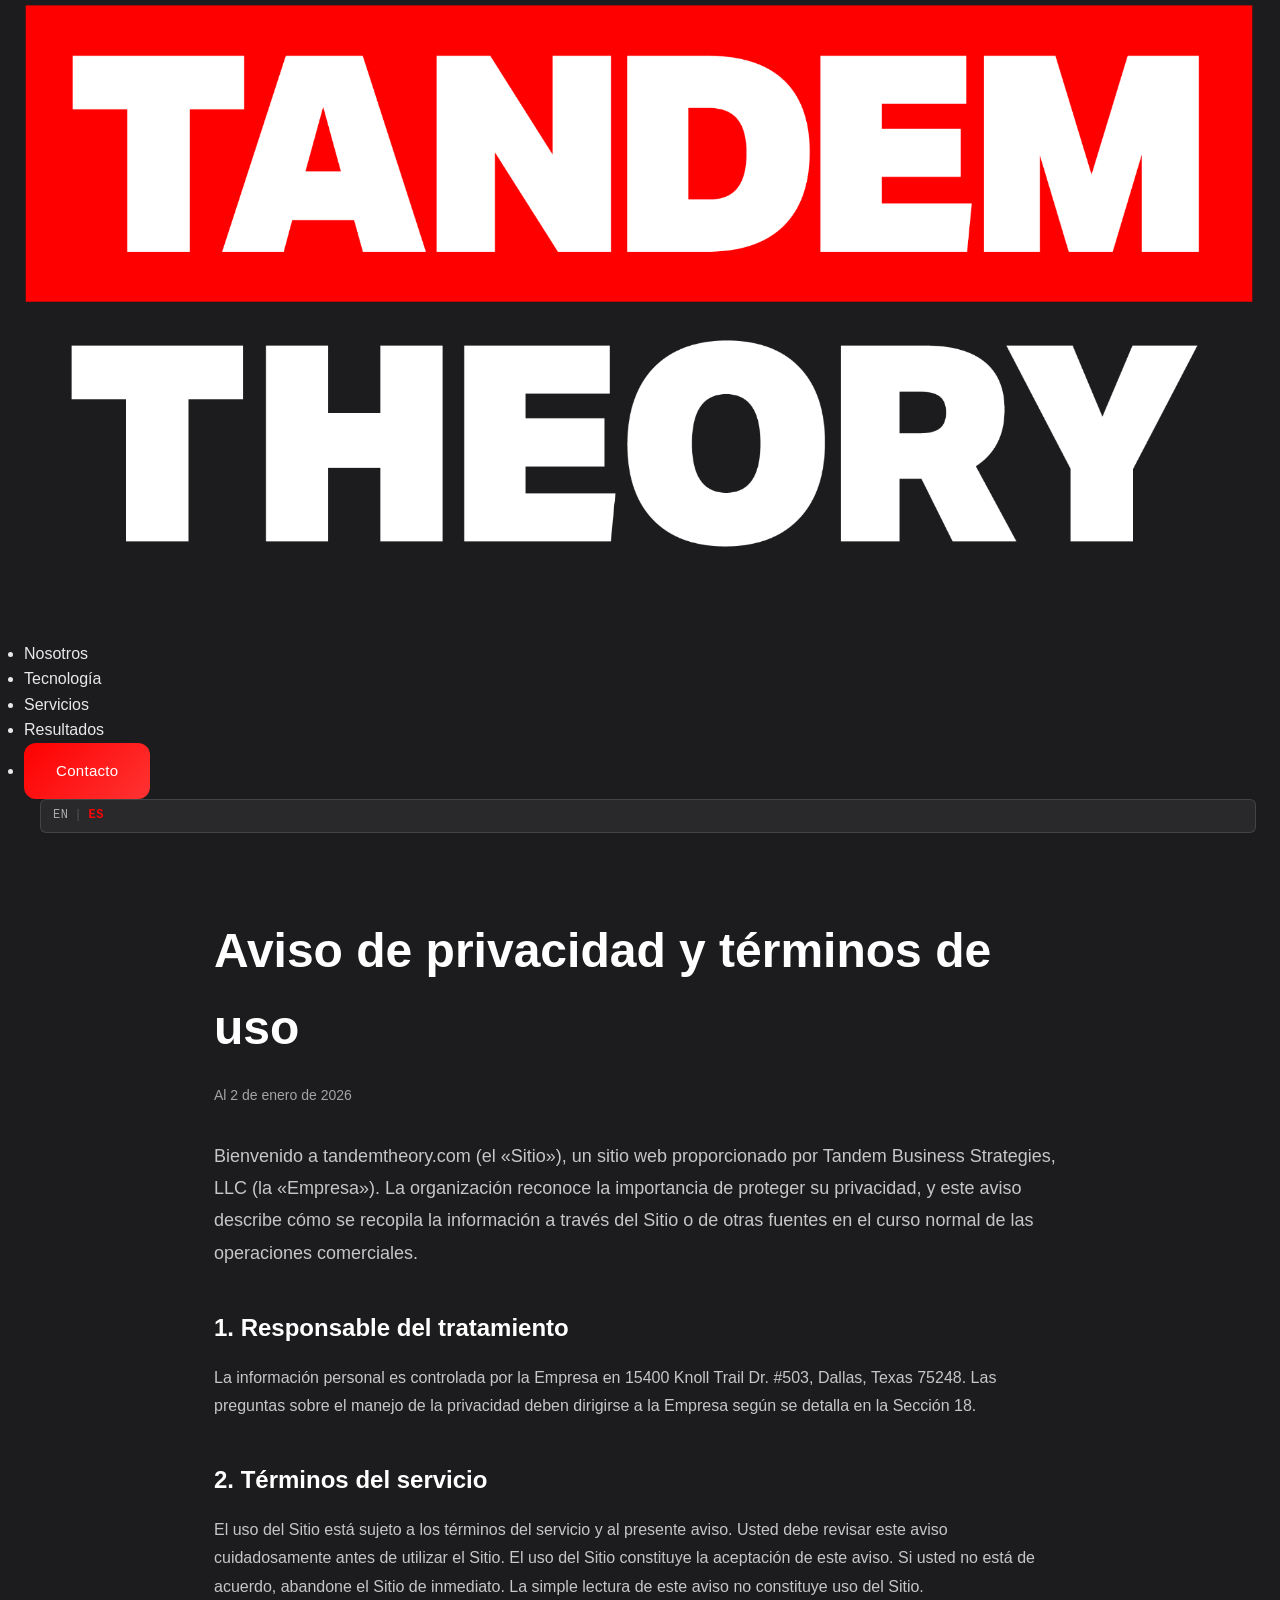
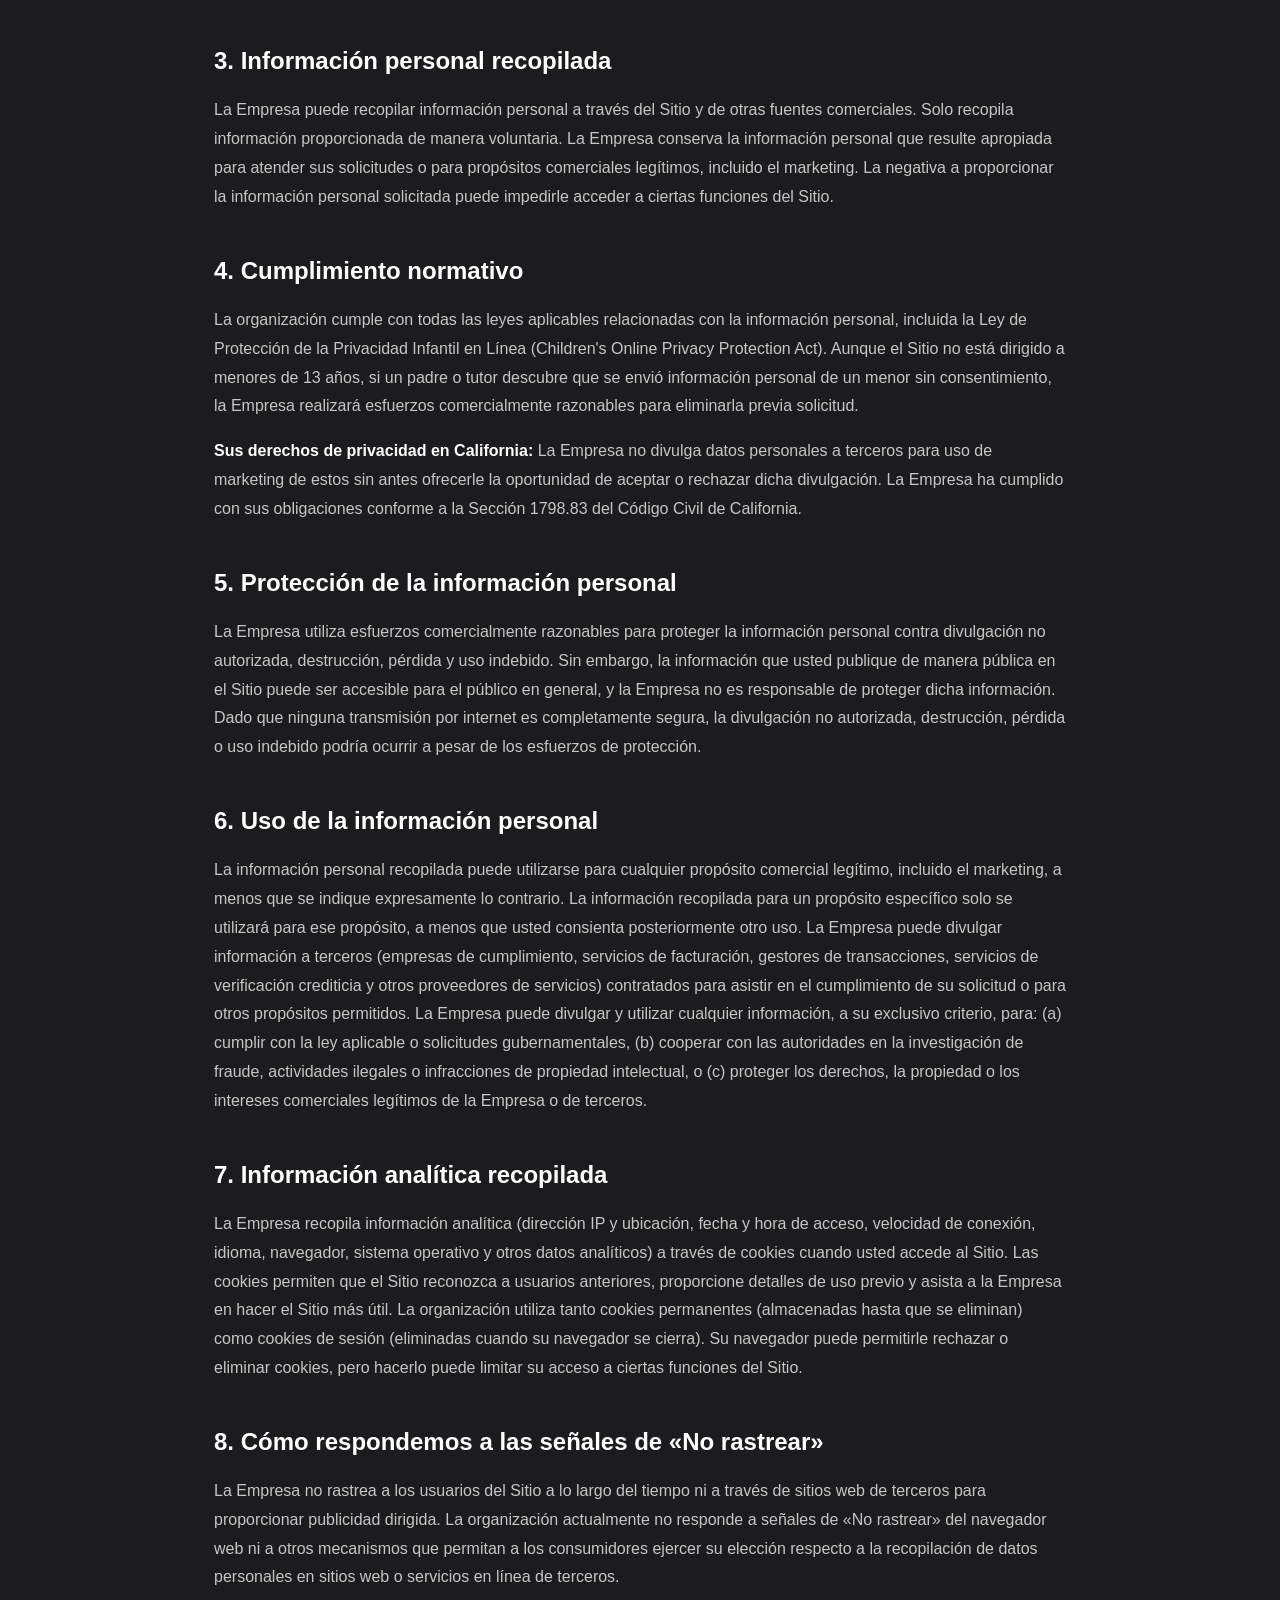
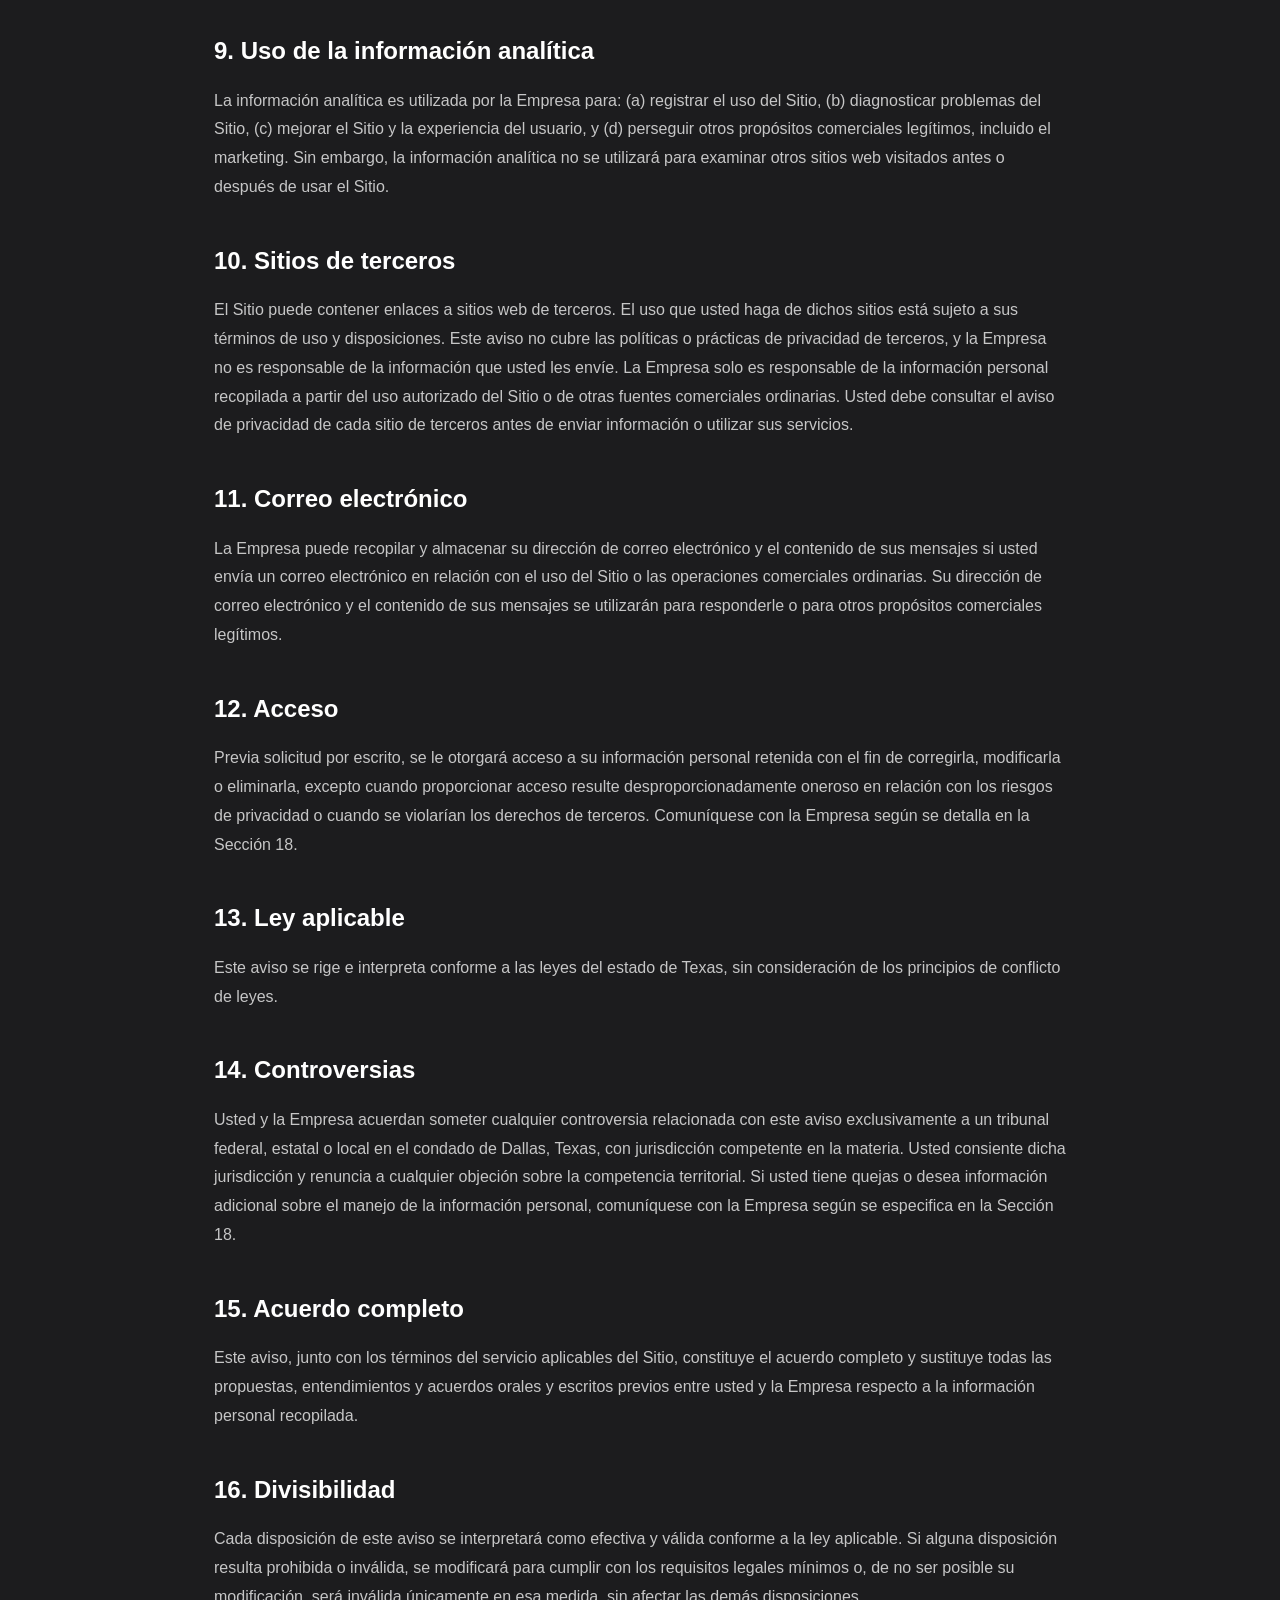
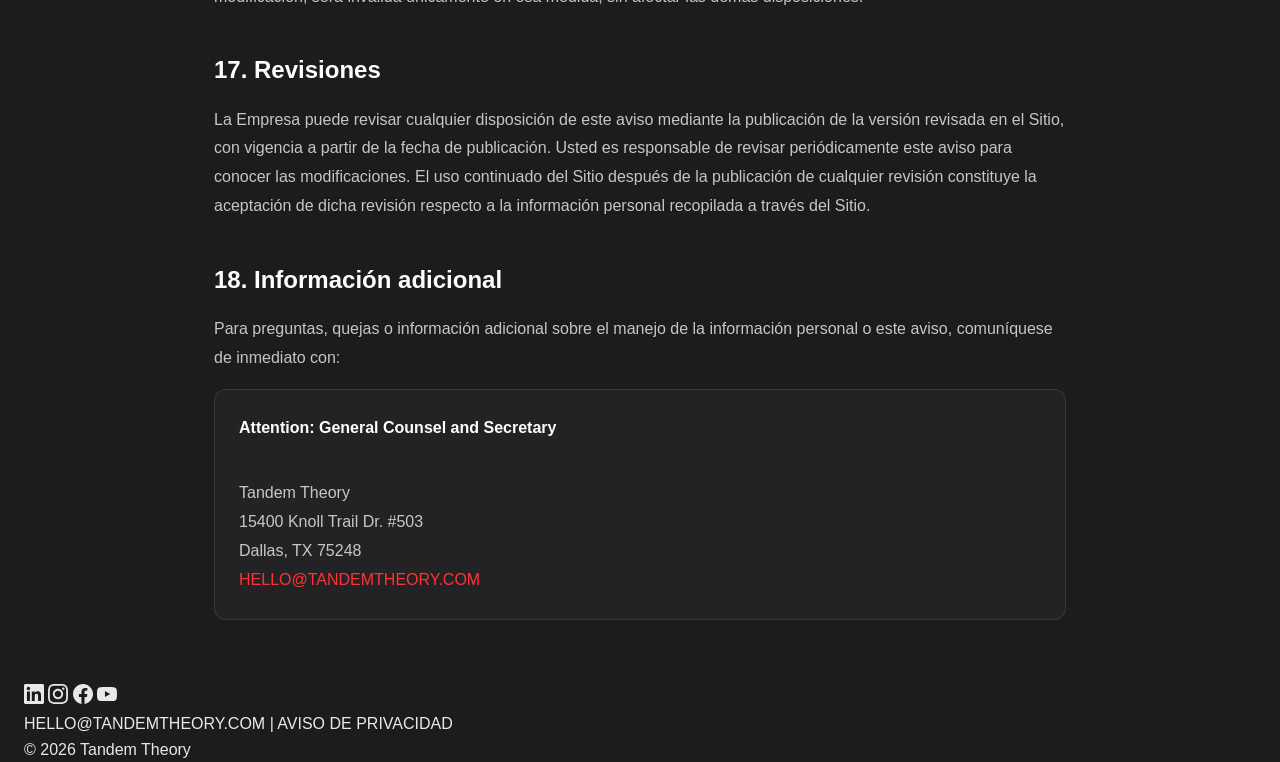
<file: aviso-de-privacidad.html>
<!DOCTYPE html>
<html lang="es-MX">
<head>
  <meta charset="UTF-8">
  <meta name="viewport" content="width=device-width, initial-scale=1.0">
  <title>Aviso de privacidad | Tandem Theory</title>
  <meta name="description" content="Aviso de privacidad y términos de uso de Tandem Theory.">

  <!-- Favicon -->
  <link rel="icon" type="image/x-icon" href="favicon.ico">
  <link rel="icon" type="image/png" sizes="32x32" href="favicon-32x32.png">
  <link rel="icon" type="image/png" sizes="16x16" href="favicon-16x16.png">
  <link rel="apple-touch-icon" sizes="180x180" href="apple-touch-icon.png">
  <meta name="theme-color" content="#0F172A">

  <link rel="stylesheet" href="styles.css">
  <script type="text/javascript" src="https://www.bugherd.com/sidebarv2.js?apikey=samqx12xtiby1tspx6awha" async="true"></script>
</head>
<body>
  <!-- Navigation -->
  <nav>
    <div class="container">
      <a href="index.html" class="logo"><img src="photos/tandem-logo.png" alt="Tandem Theory"></a>

      <!-- Hamburger Menu Button (mobile only) -->
      <button class="nav-toggle" aria-label="Alternar menú de navegación" aria-expanded="false">
        <span class="hamburger-line"></span>
        <span class="hamburger-line"></span>
        <span class="hamburger-line"></span>
      </button>

      <ul class="nav-menu">
        <li><a href="index.html#humans">Nosotros</a></li>
        <li><a href="index.html#platform">Tecnología</a></li>
        <li><a href="index.html#capabilities">Servicios</a></li>
        <li><a href="index.html#results">Resultados</a></li>
        <li><a href="index.html#contact" class="btn btn--primary">Contacto</a></li>
        <li class="nav__lang"><a href="https://tandemtheory.com" class="nav__lang-link">EN</a> <span class="nav__lang-divider">|</span> <span class="nav__lang-active">ES</span></li>
      </ul>
    </div>
  </nav>

  <!-- Aviso de privacidad -->
  <section class="policy-page">
    <div class="container container--narrow">
      <h1>Aviso de privacidad y términos de uso</h1>
      <p class="policy-date">Al 2 de enero de 2026</p>

      <p class="lead">Bienvenido a tandemtheory.com (el «Sitio»), un sitio web proporcionado por Tandem Business Strategies, LLC (la «Empresa»). La organización reconoce la importancia de proteger su privacidad, y este aviso describe cómo se recopila la información a través del Sitio o de otras fuentes en el curso normal de las operaciones comerciales.</p>

      <h2>1. Responsable del tratamiento</h2>
      <p>La información personal es controlada por la Empresa en 15400 Knoll Trail Dr. #503, Dallas, Texas 75248. Las preguntas sobre el manejo de la privacidad deben dirigirse a la Empresa según se detalla en la Sección 18.</p>

      <h2>2. Términos del servicio</h2>
      <p>El uso del Sitio está sujeto a los términos del servicio y al presente aviso. Usted debe revisar este aviso cuidadosamente antes de utilizar el Sitio. El uso del Sitio constituye la aceptación de este aviso. Si usted no está de acuerdo, abandone el Sitio de inmediato. La simple lectura de este aviso no constituye uso del Sitio.</p>

      <h2>3. Información personal recopilada</h2>
      <p>La Empresa puede recopilar información personal a través del Sitio y de otras fuentes comerciales. Solo recopila información proporcionada de manera voluntaria. La Empresa conserva la información personal que resulte apropiada para atender sus solicitudes o para propósitos comerciales legítimos, incluido el marketing. La negativa a proporcionar la información personal solicitada puede impedirle acceder a ciertas funciones del Sitio.</p>

      <h2>4. Cumplimiento normativo</h2>
      <p>La organización cumple con todas las leyes aplicables relacionadas con la información personal, incluida la Ley de Protección de la Privacidad Infantil en Línea (Children's Online Privacy Protection Act). Aunque el Sitio no está dirigido a menores de 13 años, si un padre o tutor descubre que se envió información personal de un menor sin consentimiento, la Empresa realizará esfuerzos comercialmente razonables para eliminarla previa solicitud.</p>
      <p><strong>Sus derechos de privacidad en California:</strong> La Empresa no divulga datos personales a terceros para uso de marketing de estos sin antes ofrecerle la oportunidad de aceptar o rechazar dicha divulgación. La Empresa ha cumplido con sus obligaciones conforme a la Sección 1798.83 del Código Civil de California.</p>

      <h2>5. Protección de la información personal</h2>
      <p>La Empresa utiliza esfuerzos comercialmente razonables para proteger la información personal contra divulgación no autorizada, destrucción, pérdida y uso indebido. Sin embargo, la información que usted publique de manera pública en el Sitio puede ser accesible para el público en general, y la Empresa no es responsable de proteger dicha información. Dado que ninguna transmisión por internet es completamente segura, la divulgación no autorizada, destrucción, pérdida o uso indebido podría ocurrir a pesar de los esfuerzos de protección.</p>

      <h2>6. Uso de la información personal</h2>
      <p>La información personal recopilada puede utilizarse para cualquier propósito comercial legítimo, incluido el marketing, a menos que se indique expresamente lo contrario. La información recopilada para un propósito específico solo se utilizará para ese propósito, a menos que usted consienta posteriormente otro uso. La Empresa puede divulgar información a terceros (empresas de cumplimiento, servicios de facturación, gestores de transacciones, servicios de verificación crediticia y otros proveedores de servicios) contratados para asistir en el cumplimiento de su solicitud o para otros propósitos permitidos. La Empresa puede divulgar y utilizar cualquier información, a su exclusivo criterio, para: (a) cumplir con la ley aplicable o solicitudes gubernamentales, (b) cooperar con las autoridades en la investigación de fraude, actividades ilegales o infracciones de propiedad intelectual, o (c) proteger los derechos, la propiedad o los intereses comerciales legítimos de la Empresa o de terceros.</p>

      <h2>7. Información analítica recopilada</h2>
      <p>La Empresa recopila información analítica (dirección IP y ubicación, fecha y hora de acceso, velocidad de conexión, idioma, navegador, sistema operativo y otros datos analíticos) a través de cookies cuando usted accede al Sitio. Las cookies permiten que el Sitio reconozca a usuarios anteriores, proporcione detalles de uso previo y asista a la Empresa en hacer el Sitio más útil. La organización utiliza tanto cookies permanentes (almacenadas hasta que se eliminan) como cookies de sesión (eliminadas cuando su navegador se cierra). Su navegador puede permitirle rechazar o eliminar cookies, pero hacerlo puede limitar su acceso a ciertas funciones del Sitio.</p>

      <h2>8. Cómo respondemos a las señales de «No rastrear»</h2>
      <p>La Empresa no rastrea a los usuarios del Sitio a lo largo del tiempo ni a través de sitios web de terceros para proporcionar publicidad dirigida. La organización actualmente no responde a señales de «No rastrear» del navegador web ni a otros mecanismos que permitan a los consumidores ejercer su elección respecto a la recopilación de datos personales en sitios web o servicios en línea de terceros.</p>

      <h2>9. Uso de la información analítica</h2>
      <p>La información analítica es utilizada por la Empresa para: (a) registrar el uso del Sitio, (b) diagnosticar problemas del Sitio, (c) mejorar el Sitio y la experiencia del usuario, y (d) perseguir otros propósitos comerciales legítimos, incluido el marketing. Sin embargo, la información analítica no se utilizará para examinar otros sitios web visitados antes o después de usar el Sitio.</p>

      <h2>10. Sitios de terceros</h2>
      <p>El Sitio puede contener enlaces a sitios web de terceros. El uso que usted haga de dichos sitios está sujeto a sus términos de uso y disposiciones. Este aviso no cubre las políticas o prácticas de privacidad de terceros, y la Empresa no es responsable de la información que usted les envíe. La Empresa solo es responsable de la información personal recopilada a partir del uso autorizado del Sitio o de otras fuentes comerciales ordinarias. Usted debe consultar el aviso de privacidad de cada sitio de terceros antes de enviar información o utilizar sus servicios.</p>

      <h2>11. Correo electrónico</h2>
      <p>La Empresa puede recopilar y almacenar su dirección de correo electrónico y el contenido de sus mensajes si usted envía un correo electrónico en relación con el uso del Sitio o las operaciones comerciales ordinarias. Su dirección de correo electrónico y el contenido de sus mensajes se utilizarán para responderle o para otros propósitos comerciales legítimos.</p>

      <h2>12. Acceso</h2>
      <p>Previa solicitud por escrito, se le otorgará acceso a su información personal retenida con el fin de corregirla, modificarla o eliminarla, excepto cuando proporcionar acceso resulte desproporcionadamente oneroso en relación con los riesgos de privacidad o cuando se violarían los derechos de terceros. Comuníquese con la Empresa según se detalla en la Sección 18.</p>

      <h2>13. Ley aplicable</h2>
      <p>Este aviso se rige e interpreta conforme a las leyes del estado de Texas, sin consideración de los principios de conflicto de leyes.</p>

      <h2>14. Controversias</h2>
      <p>Usted y la Empresa acuerdan someter cualquier controversia relacionada con este aviso exclusivamente a un tribunal federal, estatal o local en el condado de Dallas, Texas, con jurisdicción competente en la materia. Usted consiente dicha jurisdicción y renuncia a cualquier objeción sobre la competencia territorial. Si usted tiene quejas o desea información adicional sobre el manejo de la información personal, comuníquese con la Empresa según se especifica en la Sección 18.</p>

      <h2>15. Acuerdo completo</h2>
      <p>Este aviso, junto con los términos del servicio aplicables del Sitio, constituye el acuerdo completo y sustituye todas las propuestas, entendimientos y acuerdos orales y escritos previos entre usted y la Empresa respecto a la información personal recopilada.</p>

      <h2>16. Divisibilidad</h2>
      <p>Cada disposición de este aviso se interpretará como efectiva y válida conforme a la ley aplicable. Si alguna disposición resulta prohibida o inválida, se modificará para cumplir con los requisitos legales mínimos o, de no ser posible su modificación, será inválida únicamente en esa medida, sin afectar las demás disposiciones.</p>

      <h2>17. Revisiones</h2>
      <p>La Empresa puede revisar cualquier disposición de este aviso mediante la publicación de la versión revisada en el Sitio, con vigencia a partir de la fecha de publicación. Usted es responsable de revisar periódicamente este aviso para conocer las modificaciones. El uso continuado del Sitio después de la publicación de cualquier revisión constituye la aceptación de dicha revisión respecto a la información personal recopilada a través del Sitio.</p>

      <h2>18. Información adicional</h2>
      <p>Para preguntas, quejas o información adicional sobre el manejo de la información personal o este aviso, comuníquese de inmediato con:</p>
      <address>
        <strong>Attention: General Counsel and Secretary</strong><br>
        Tandem Theory<br>
        15400 Knoll Trail Dr. #503<br>
        Dallas, TX 75248<br>
        <a href="mailto:hello@tandemtheory.com">HELLO@TANDEMTHEORY.COM</a>
      </address>
    </div>
  </section>

  <!-- Footer -->
  <footer>
    <div class="container">
      <div class="footer-content">
        <div class="footer-social">
          <a href="https://www.linkedin.com/company/tandem-theory-llc/" target="_blank" rel="noopener" aria-label="LinkedIn">
            <svg width="20" height="20" viewBox="0 0 24 24" fill="currentColor"><path d="M20.447 20.452h-3.554v-5.569c0-1.328-.027-3.037-1.852-3.037-1.853 0-2.136 1.445-2.136 2.939v5.667H9.351V9h3.414v1.561h.046c.477-.9 1.637-1.85 3.37-1.85 3.601 0 4.267 2.37 4.267 5.455v6.286zM5.337 7.433c-1.144 0-2.063-.926-2.063-2.065 0-1.138.92-2.063 2.063-2.063 1.14 0 2.064.925 2.064 2.063 0 1.139-.925 2.065-2.064 2.065zm1.782 13.019H3.555V9h3.564v11.452zM22.225 0H1.771C.792 0 0 .774 0 1.729v20.542C0 23.227.792 24 1.771 24h20.451C23.2 24 24 23.227 24 22.271V1.729C24 .774 23.2 0 22.222 0h.003z"/></svg>
          </a>
          <a href="https://www.instagram.com/tandemtheory/" target="_blank" rel="noopener" aria-label="Instagram">
            <svg width="20" height="20" viewBox="0 0 24 24" fill="currentColor"><path d="M12 2.163c3.204 0 3.584.012 4.85.07 3.252.148 4.771 1.691 4.919 4.919.058 1.265.069 1.645.069 4.849 0 3.205-.012 3.584-.069 4.849-.149 3.225-1.664 4.771-4.919 4.919-1.266.058-1.644.07-4.85.07-3.204 0-3.584-.012-4.849-.07-3.26-.149-4.771-1.699-4.919-4.92-.058-1.265-.07-1.644-.07-4.849 0-3.204.013-3.583.07-4.849.149-3.227 1.664-4.771 4.919-4.919 1.266-.057 1.645-.069 4.849-.069zm0-2.163c-3.259 0-3.667.014-4.947.072-4.358.2-6.78 2.618-6.98 6.98-.059 1.281-.073 1.689-.073 4.948 0 3.259.014 3.668.072 4.948.2 4.358 2.618 6.78 6.98 6.98 1.281.058 1.689.072 4.948.072 3.259 0 3.668-.014 4.948-.072 4.354-.2 6.782-2.618 6.979-6.98.059-1.28.073-1.689.073-4.948 0-3.259-.014-3.667-.072-4.947-.196-4.354-2.617-6.78-6.979-6.98-1.281-.059-1.69-.073-4.949-.073zm0 5.838c-3.403 0-6.162 2.759-6.162 6.162s2.759 6.163 6.162 6.163 6.162-2.759 6.162-6.163c0-3.403-2.759-6.162-6.162-6.162zm0 10.162c-2.209 0-4-1.79-4-4 0-2.209 1.791-4 4-4s4 1.791 4 4c0 2.21-1.791 4-4 4zm6.406-11.845c-.796 0-1.441.645-1.441 1.44s.645 1.44 1.441 1.44c.795 0 1.439-.645 1.439-1.44s-.644-1.44-1.439-1.44z"/></svg>
          </a>
          <a href="https://www.facebook.com/tandemtheory" target="_blank" rel="noopener" aria-label="Facebook">
            <svg width="20" height="20" viewBox="0 0 24 24" fill="currentColor"><path d="M24 12.073c0-6.627-5.373-12-12-12s-12 5.373-12 12c0 5.99 4.388 10.954 10.125 11.854v-8.385H7.078v-3.47h3.047V9.43c0-3.007 1.792-4.669 4.533-4.669 1.312 0 2.686.235 2.686.235v2.953H15.83c-1.491 0-1.956.925-1.956 1.874v2.25h3.328l-.532 3.47h-2.796v8.385C19.612 23.027 24 18.062 24 12.073z"/></svg>
          </a>
          <a href="https://www.youtube.com/@tandemtheory" target="_blank" rel="noopener" aria-label="YouTube">
            <svg width="20" height="20" viewBox="0 0 24 24" fill="currentColor"><path d="M23.498 6.186a3.016 3.016 0 0 0-2.122-2.136C19.505 3.545 12 3.545 12 3.545s-7.505 0-9.377.505A3.017 3.017 0 0 0 .502 6.186C0 8.07 0 12 0 12s0 3.93.502 5.814a3.016 3.016 0 0 0 2.122 2.136c1.871.505 9.376.505 9.376.505s7.505 0 9.377-.505a3.015 3.015 0 0 0 2.122-2.136C24 15.93 24 12 24 12s0-3.93-.502-5.814zM9.545 15.568V8.432L15.818 12l-6.273 3.568z"/></svg>
          </a>
        </div>
        <div class="footer-links">
          <a href="mailto:hello@tandemtheory.com">HELLO@TANDEMTHEORY.COM</a>
          <span class="footer-divider">|</span>
          <a href="aviso-de-privacidad.html">AVISO DE PRIVACIDAD</a>
        </div>
        <p class="footer-copyright">&copy; 2026 Tandem Theory</p>
      </div>
    </div>
  </footer>

  <script>
    // Mobile navigation toggle
    const navToggle = document.querySelector('.nav-toggle');
    const navMenu = document.querySelector('.nav-menu');

    function closeMenu() {
      navToggle.classList.remove('active');
      navMenu.classList.remove('active');
      navToggle.setAttribute('aria-expanded', 'false');
      document.body.style.overflow = '';
    }

    function openMenu() {
      navToggle.classList.add('active');
      navMenu.classList.add('active');
      navToggle.setAttribute('aria-expanded', 'true');
      document.body.style.overflow = 'hidden';
    }

    navToggle.addEventListener('click', () => {
      if (navMenu.classList.contains('active')) {
        closeMenu();
      } else {
        openMenu();
      }
    });

    navMenu.querySelectorAll('a').forEach(link => {
      link.addEventListener('click', closeMenu);
    });

    document.addEventListener('click', (e) => {
      if (navMenu.classList.contains('active') &&
          !navMenu.contains(e.target) &&
          !navToggle.contains(e.target)) {
        closeMenu();
      }
    });

    document.addEventListener('keydown', (e) => {
      if (e.key === 'Escape' && navMenu.classList.contains('active')) {
        closeMenu();
        navToggle.focus();
      }
    });
  </script>
</body>
</html>
</file>
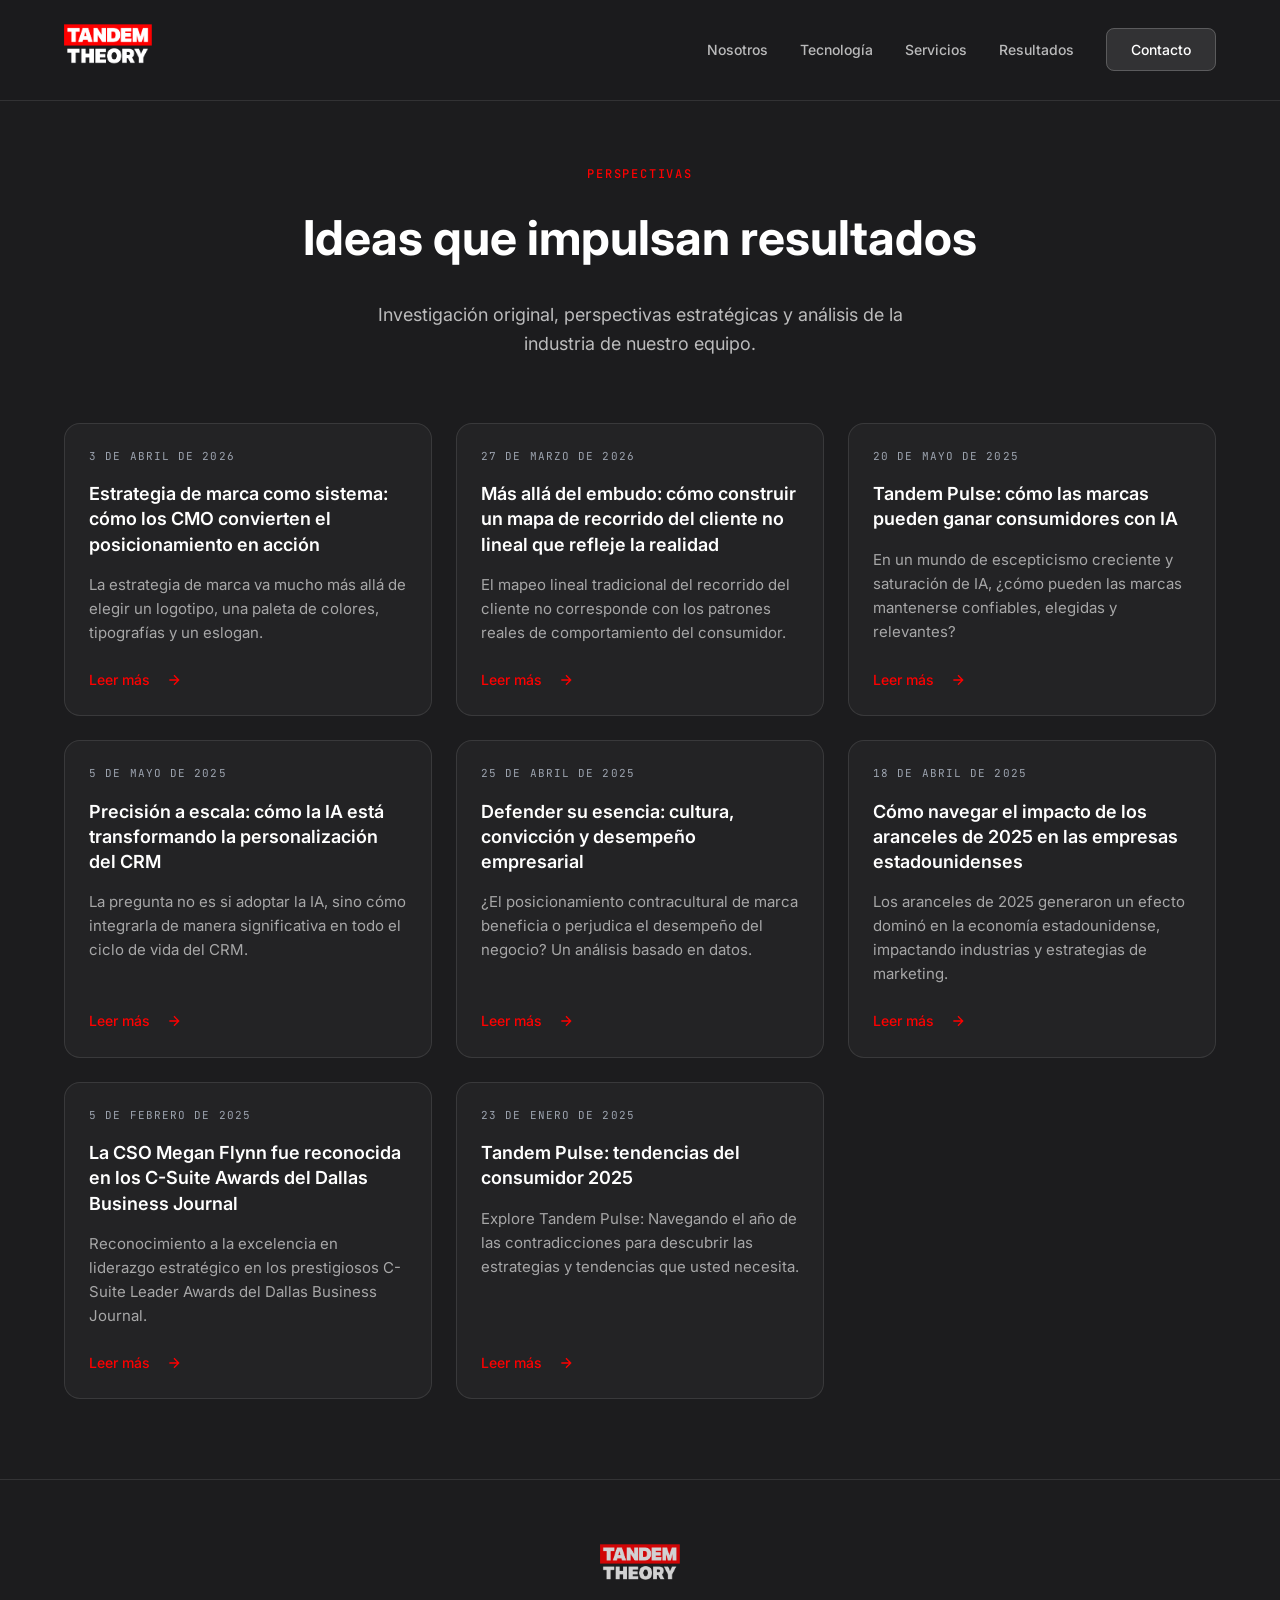
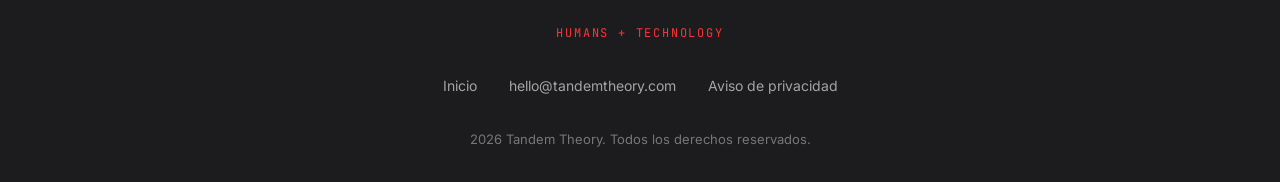
<file: insights.html>
<!DOCTYPE html>
<html lang="es-MX">
<head>
  <meta charset="UTF-8">
  <meta name="viewport" content="width=device-width, initial-scale=1.0">
  <title>Perspectivas | Tandem Theory</title>
  <meta name="description" content="Investigación original, perspectivas estratégicas y análisis de la industria del equipo de Tandem Theory.">

  <!-- Favicon -->
  <link rel="icon" type="image/x-icon" href="favicon.ico">
  <link rel="icon" type="image/png" sizes="32x32" href="favicon-32x32.png">
  <link rel="icon" type="image/png" sizes="16x16" href="favicon-16x16.png">
  <link rel="apple-touch-icon" sizes="180x180" href="apple-touch-icon.png">
  <meta name="theme-color" content="#1c1c1e">

  <!-- Fonts -->
  <link rel="preconnect" href="https://fonts.googleapis.com">
  <link rel="preconnect" href="https://fonts.gstatic.com" crossorigin>
  <link href="https://fonts.googleapis.com/css2?family=Inter:wght@300;400;500;600;700&family=JetBrains+Mono:wght@400;500&display=swap" rel="stylesheet">

  <style>
    :root {
      --charcoal: #1c1c1e;
      --charcoal-light: #2c2c2e;
      --charcoal-lighter: #3a3a3c;
      --red-accent: #fe0000;
      --red-light: #ff3333;
      --gray-accent: #9ca3af;
      --white: #ffffff;
      --white-90: rgba(255, 255, 255, 0.9);
      --white-70: rgba(255, 255, 255, 0.7);
      --white-60: rgba(255, 255, 255, 0.6);
      --white-40: rgba(255, 255, 255, 0.4);
      --white-10: rgba(255, 255, 255, 0.1);
      --white-05: rgba(255, 255, 255, 0.05);
      --font-primary: 'Inter', -apple-system, BlinkMacSystemFont, sans-serif;
      --font-mono: 'JetBrains Mono', monospace;
      --space-4: 1rem;
      --space-6: 1.5rem;
      --space-8: 2rem;
      --space-10: 2.5rem;
      --space-12: 3rem;
      --space-16: 4rem;
      --space-20: 5rem;
      --radius-md: 12px;
      --radius-lg: 16px;
      --transition-fast: 150ms ease;
      --transition-base: 300ms ease;
    }

    *, *::before, *::after {
      box-sizing: border-box;
      margin: 0;
      padding: 0;
    }

    html {
      scroll-behavior: smooth;
      -webkit-font-smoothing: antialiased;
    }

    body {
      font-family: var(--font-primary);
      background: var(--charcoal);
      color: var(--white);
      line-height: 1.6;
      min-height: 100vh;
    }

    a {
      color: inherit;
      text-decoration: none;
    }

    .container {
      max-width: 1200px;
      margin: 0 auto;
      padding: 0 var(--space-6);
    }

    /* Header */
    .header {
      padding: var(--space-6) 0;
      border-bottom: 1px solid var(--white-10);
    }

    .header__inner {
      display: flex;
      justify-content: space-between;
      align-items: center;
    }

    .header__logo img {
      height: 44px;
      width: auto;
    }

    .header__back {
      display: flex;
      align-items: center;
      gap: var(--space-4);
      color: var(--white-60);
      font-size: 0.875rem;
      transition: color var(--transition-fast);
    }

    .header__back:hover {
      color: var(--white);
    }

    .header__back svg {
      width: 18px;
      height: 18px;
      stroke: currentColor;
    }

    /* Page Header */
    .page-header {
      padding: var(--space-20) 0 var(--space-16);
      text-align: center;
    }

    .page-header__label {
      display: inline-block;
      font-family: var(--font-mono);
      font-size: 0.75rem;
      font-weight: 500;
      letter-spacing: 0.15em;
      text-transform: uppercase;
      color: var(--red-accent);
      margin-bottom: var(--space-4);
    }

    .page-header__title {
      font-size: clamp(2rem, 5vw, 3rem);
      font-weight: 700;
      margin-bottom: var(--space-6);
    }

    .page-header__subtitle {
      font-size: 1.125rem;
      color: var(--white-70);
      max-width: 600px;
      margin: 0 auto;
    }

    /* Insights Grid */
    .insights-grid {
      display: grid;
      grid-template-columns: repeat(3, 1fr);
      gap: var(--space-6);
      padding-bottom: var(--space-20);
    }

    .insight-card {
      display: flex;
      flex-direction: column;
      padding: var(--space-6);
      background: rgba(255, 255, 255, 0.03);
      border: 1px solid var(--white-10);
      border-radius: var(--radius-lg);
      transition: all var(--transition-base);
    }

    .insight-card:hover {
      background: rgba(255, 255, 255, 0.05);
      border-color: var(--red-accent);
      transform: translateY(-4px);
    }

    .insight-card__date {
      font-family: var(--font-mono);
      font-size: 0.6875rem;
      letter-spacing: 0.1em;
      text-transform: uppercase;
      color: var(--gray-accent);
      margin-bottom: var(--space-4);
    }

    .insight-card__title {
      font-size: 1.125rem;
      font-weight: 600;
      line-height: 1.4;
      margin-bottom: var(--space-4);
    }

    .insight-card__excerpt {
      font-size: 0.9375rem;
      color: var(--white-60);
      line-height: 1.6;
      flex-grow: 1;
      margin-bottom: var(--space-6);
    }

    .insight-card__link {
      display: inline-flex;
      align-items: center;
      gap: var(--space-4);
      font-size: 0.875rem;
      font-weight: 500;
      color: var(--red-accent);
      transition: gap var(--transition-fast);
    }

    .insight-card:hover .insight-card__link {
      gap: calc(var(--space-4) + 4px);
    }

    .insight-card__link svg {
      width: 16px;
      height: 16px;
      stroke: currentColor;
    }

    /* Footer */
    .footer {
      padding: var(--space-16) 0 var(--space-8);
      border-top: 1px solid var(--white-10);
    }

    .footer__inner {
      display: flex;
      flex-direction: column;
      align-items: center;
      gap: var(--space-8);
    }

    .footer__logo img {
      height: 40px;
      width: auto;
      opacity: 0.8;
    }

    .footer__tagline {
      font-family: var(--font-mono);
      font-size: 0.75rem;
      letter-spacing: 0.15em;
      color: var(--red-light);
    }

    .footer__links {
      display: flex;
      gap: var(--space-8);
      font-size: 0.875rem;
    }

    .footer__links a {
      color: var(--white-60);
      transition: color var(--transition-fast);
    }

    .footer__links a:hover {
      color: var(--white);
    }

    .footer__copyright {
      font-size: 0.8125rem;
      color: var(--white-40);
    }

    /* Responsive */
    @media (max-width: 900px) {
      .insights-grid {
        grid-template-columns: repeat(2, 1fr);
      }
    }

    @media (max-width: 600px) {
      .insights-grid {
        grid-template-columns: 1fr;
      }
    }
  </style>
</head>
<body>

  <nav class="header" style="position: fixed; top: 0; left: 0; right: 0; z-index: 100; background: rgba(28, 28, 30, 0.95); backdrop-filter: blur(20px); -webkit-backdrop-filter: blur(20px);">
    <div class="container">
      <div class="header__inner">
        <a href="index.html" class="header__logo">
          <img src="photos/tandem-logo.png" alt="Tandem Theory">
        </a>
        <ul style="display: flex; align-items: center; gap: 2rem; list-style: none;">
          <li><a href="index.html#humans" style="font-size: 0.875rem; font-weight: 500; color: var(--white-70); transition: color 150ms;">Nosotros</a></li>
          <li><a href="index.html#platform" style="font-size: 0.875rem; font-weight: 500; color: var(--white-70); transition: color 150ms;">Tecnología</a></li>
          <li><a href="index.html#capabilities" style="font-size: 0.875rem; font-weight: 500; color: var(--white-70); transition: color 150ms;">Servicios</a></li>
          <li><a href="index.html#results" style="font-size: 0.875rem; font-weight: 500; color: var(--white-70); transition: color 150ms;">Resultados</a></li>
          <li><a href="index.html#contact" style="padding: 0.75rem 1.5rem; font-size: 0.875rem; font-weight: 500; background: rgba(255,255,255,0.1); border: 1px solid rgba(255,255,255,0.2); border-radius: 8px; color: var(--white);">Contacto</a></li>
        </ul>
      </div>
    </div>
  </nav>
  <div style="height: 80px;"></div>

  <main>
    <section class="page-header">
      <div class="container">
        <span class="page-header__label">Perspectivas</span>
        <h1 class="page-header__title">Ideas que impulsan resultados</h1>
        <p class="page-header__subtitle">
          Investigación original, perspectivas estratégicas y análisis de la industria de nuestro equipo.
        </p>
      </div>
    </section>

    <section class="container">
      <div class="insights-grid">
        <a href="articulo-estrategia-de-marca.html" class="insight-card">
          <div class="insight-card__date">3 de abril de 2026</div>
          <h3 class="insight-card__title">Estrategia de marca como sistema: cómo los CMO convierten el posicionamiento en acción</h3>
          <p class="insight-card__excerpt">La estrategia de marca va mucho más allá de elegir un logotipo, una paleta de colores, tipografías y un eslogan.</p>
          <span class="insight-card__link">
            Leer más
            <svg viewBox="0 0 24 24" fill="none" stroke-width="2"><path d="M5 12h14M12 5l7 7-7 7"/></svg>
          </span>
        </a>

        <a href="articulo-mas-alla-del-embudo.html" class="insight-card">
          <div class="insight-card__date">27 de marzo de 2026</div>
          <h3 class="insight-card__title">Más allá del embudo: cómo construir un mapa de recorrido del cliente no lineal que refleje la realidad</h3>
          <p class="insight-card__excerpt">El mapeo lineal tradicional del recorrido del cliente no corresponde con los patrones reales de comportamiento del consumidor.</p>
          <span class="insight-card__link">
            Leer más
            <svg viewBox="0 0 24 24" fill="none" stroke-width="2"><path d="M5 12h14M12 5l7 7-7 7"/></svg>
          </span>
        </a>

        <a href="articulo-marcas-consumidores-ia.html" class="insight-card">
          <div class="insight-card__date">20 de mayo de 2025</div>
          <h3 class="insight-card__title">Tandem Pulse: cómo las marcas pueden ganar consumidores con IA</h3>
          <p class="insight-card__excerpt">En un mundo de escepticismo creciente y saturación de IA, ¿cómo pueden las marcas mantenerse confiables, elegidas y relevantes?</p>
          <span class="insight-card__link">
            Leer más
            <svg viewBox="0 0 24 24" fill="none" stroke-width="2"><path d="M5 12h14M12 5l7 7-7 7"/></svg>
          </span>
        </a>

        <a href="articulo-ia-personalizacion-crm.html" class="insight-card">
          <div class="insight-card__date">5 de mayo de 2025</div>
          <h3 class="insight-card__title">Precisión a escala: cómo la IA está transformando la personalización del CRM</h3>
          <p class="insight-card__excerpt">La pregunta no es si adoptar la IA, sino cómo integrarla de manera significativa en todo el ciclo de vida del CRM.</p>
          <span class="insight-card__link">
            Leer más
            <svg viewBox="0 0 24 24" fill="none" stroke-width="2"><path d="M5 12h14M12 5l7 7-7 7"/></svg>
          </span>
        </a>

        <a href="articulo-ser-dueno-de-tu-ethos.html" class="insight-card">
          <div class="insight-card__date">25 de abril de 2025</div>
          <h3 class="insight-card__title">Defender su esencia: cultura, convicción y desempeño empresarial</h3>
          <p class="insight-card__excerpt">¿El posicionamiento contracultural de marca beneficia o perjudica el desempeño del negocio? Un análisis basado en datos.</p>
          <span class="insight-card__link">
            Leer más
            <svg viewBox="0 0 24 24" fill="none" stroke-width="2"><path d="M5 12h14M12 5l7 7-7 7"/></svg>
          </span>
        </a>

        <a href="articulo-impacto-aranceles-2025.html" class="insight-card">
          <div class="insight-card__date">18 de abril de 2025</div>
          <h3 class="insight-card__title">Cómo navegar el impacto de los aranceles de 2025 en las empresas estadounidenses</h3>
          <p class="insight-card__excerpt">Los aranceles de 2025 generaron un efecto dominó en la economía estadounidense, impactando industrias y estrategias de marketing.</p>
          <span class="insight-card__link">
            Leer más
            <svg viewBox="0 0 24 24" fill="none" stroke-width="2"><path d="M5 12h14M12 5l7 7-7 7"/></svg>
          </span>
        </a>

        <a href="articulo-megan-flynn-premio.html" class="insight-card">
          <div class="insight-card__date">5 de febrero de 2025</div>
          <h3 class="insight-card__title">La CSO Megan Flynn fue reconocida en los C-Suite Awards del Dallas Business Journal</h3>
          <p class="insight-card__excerpt">Reconocimiento a la excelencia en liderazgo estratégico en los prestigiosos C-Suite Leader Awards del Dallas Business Journal.</p>
          <span class="insight-card__link">
            Leer más
            <svg viewBox="0 0 24 24" fill="none" stroke-width="2"><path d="M5 12h14M12 5l7 7-7 7"/></svg>
          </span>
        </a>

        <a href="articulo-tendencias-consumidor-2025.html" class="insight-card">
          <div class="insight-card__date">23 de enero de 2025</div>
          <h3 class="insight-card__title">Tandem Pulse: tendencias del consumidor 2025</h3>
          <p class="insight-card__excerpt">Explore Tandem Pulse: Navegando el año de las contradicciones para descubrir las estrategias y tendencias que usted necesita.</p>
          <span class="insight-card__link">
            Leer más
            <svg viewBox="0 0 24 24" fill="none" stroke-width="2"><path d="M5 12h14M12 5l7 7-7 7"/></svg>
          </span>
        </a>
      </div>
    </section>
  </main>

  <footer class="footer">
    <div class="container">
      <div class="footer__inner">
        <a href="index.html" class="footer__logo">
          <img src="photos/tandem-logo.png" alt="Tandem Theory">
        </a>

        <p class="footer__tagline">HUMANS + TECHNOLOGY</p>

        <div class="footer__links">
          <a href="index.html">Inicio</a>
          <a href="mailto:hello@tandemtheory.com">hello@tandemtheory.com</a>
          <a href="privacy-policy.html">Aviso de privacidad</a>
        </div>

        <p class="footer__copyright">2026 Tandem Theory. Todos los derechos reservados.</p>
      </div>
    </div>
  </footer>

</body>
</html>
</file>
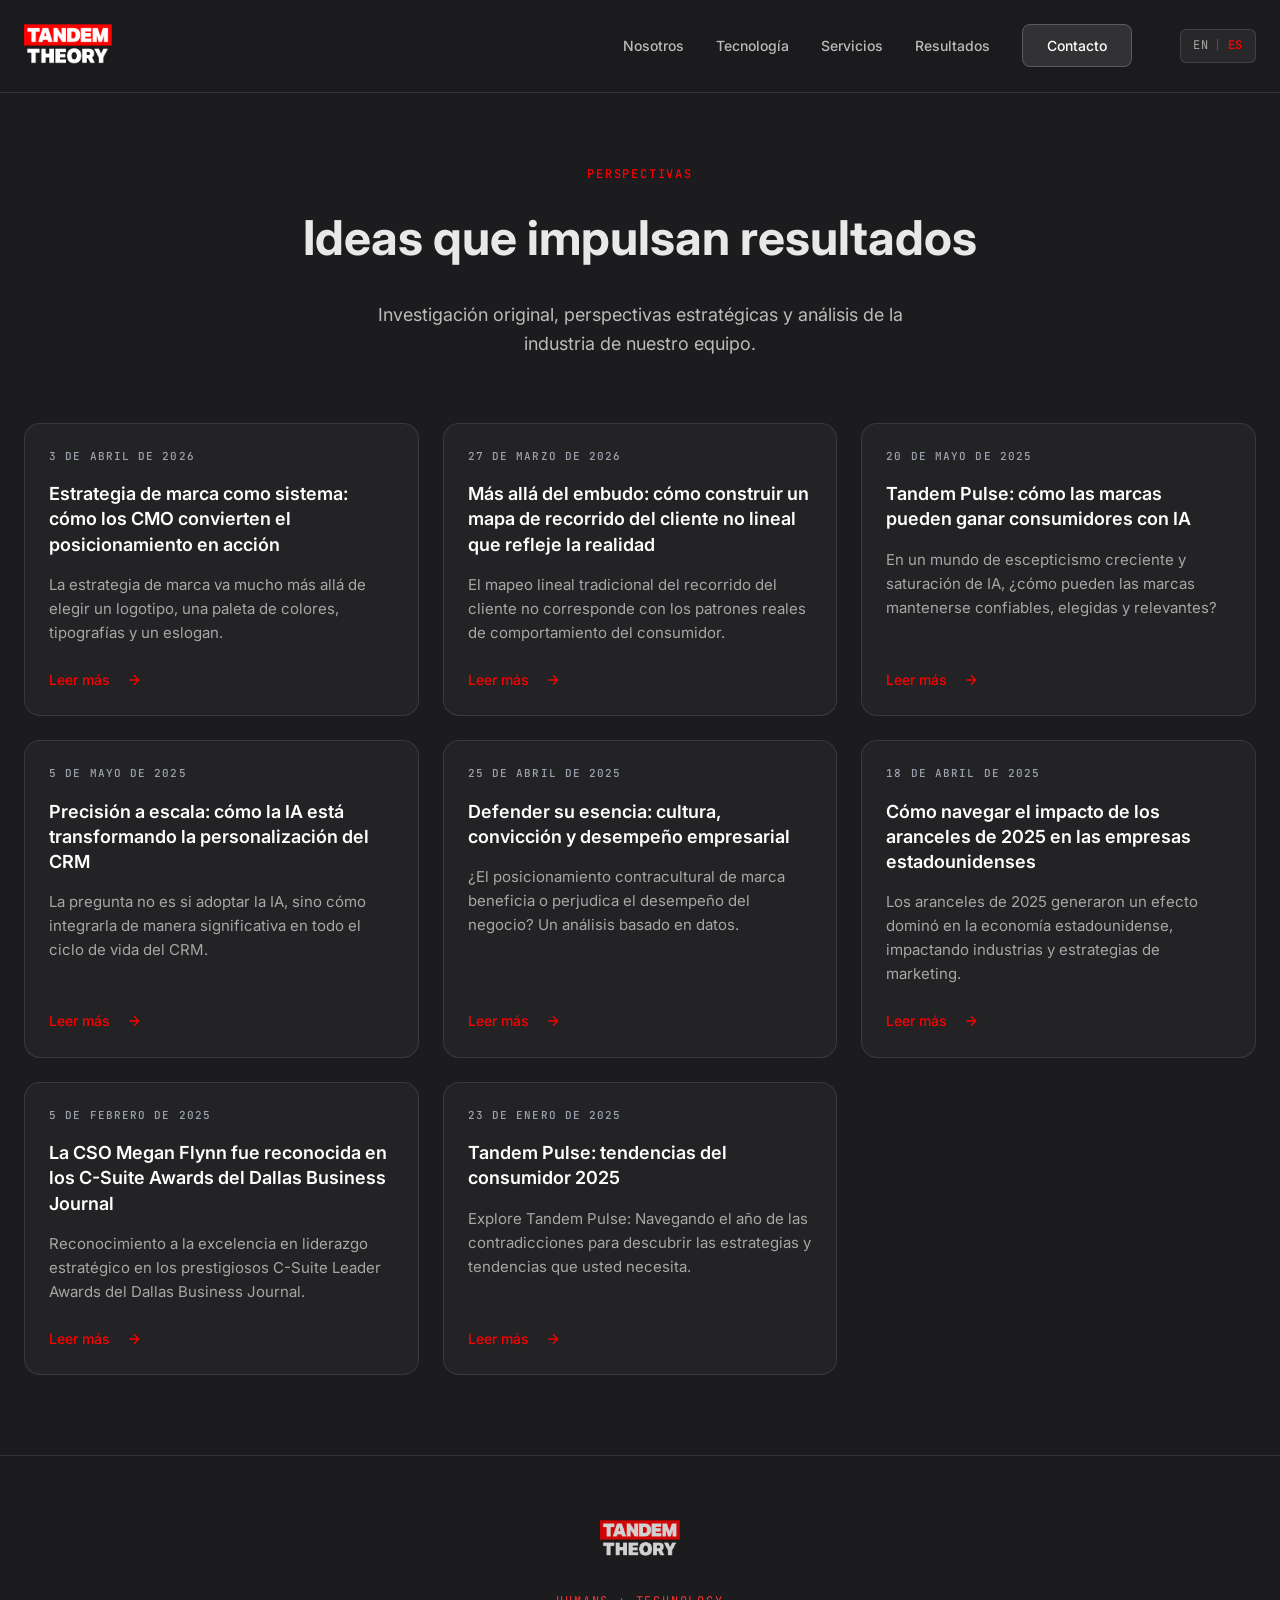
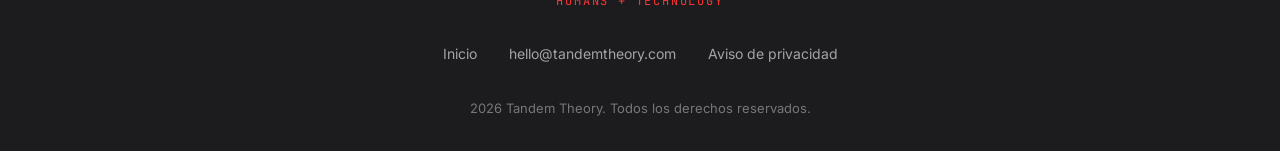
<file: perspectivas.html>
<!DOCTYPE html>
<html lang="es-MX">
<head>
  <meta charset="UTF-8">
  <meta name="viewport" content="width=device-width, initial-scale=1.0">
  <title>Perspectivas | Tandem Theory</title>
  <meta name="description" content="Investigación original, perspectivas estratégicas y análisis de la industria del equipo de Tandem Theory.">

  <!-- Favicon -->
  <link rel="icon" type="image/x-icon" href="favicon.ico">
  <link rel="icon" type="image/png" sizes="32x32" href="favicon-32x32.png">
  <link rel="icon" type="image/png" sizes="16x16" href="favicon-16x16.png">
  <link rel="apple-touch-icon" sizes="180x180" href="apple-touch-icon.png">
  <meta name="theme-color" content="#1c1c1e">

  <!-- Fonts -->
  <link rel="preconnect" href="https://fonts.googleapis.com">
  <link rel="preconnect" href="https://fonts.gstatic.com" crossorigin>
  <link href="https://fonts.googleapis.com/css2?family=Inter:wght@300;400;500;600;700&family=JetBrains+Mono:wght@400;500&display=swap" rel="stylesheet">

  <link rel="stylesheet" href="styles.css">
  <script type="text/javascript" src="https://www.bugherd.com/sidebarv2.js?apikey=samqx12xtiby1tspx6awha" async="true"></script>
</head>
<body>

  <nav class="header" style="position: fixed; top: 0; left: 0; right: 0; z-index: 100; background: rgba(28, 28, 30, 0.95); backdrop-filter: blur(20px); -webkit-backdrop-filter: blur(20px);">
    <div class="container">
      <div class="header__inner">
        <a href="index.html" class="header__logo">
          <img src="photos/tandem-logo.png" alt="Tandem Theory">
        </a>
        <ul style="display: flex; align-items: center; gap: 2rem; list-style: none;">
          <li><a href="index.html#humans" style="font-size: 0.875rem; font-weight: 500; color: var(--white-70); transition: color 150ms;">Nosotros</a></li>
          <li><a href="index.html#platform" style="font-size: 0.875rem; font-weight: 500; color: var(--white-70); transition: color 150ms;">Tecnología</a></li>
          <li><a href="index.html#capabilities" style="font-size: 0.875rem; font-weight: 500; color: var(--white-70); transition: color 150ms;">Servicios</a></li>
          <li><a href="index.html#results" style="font-size: 0.875rem; font-weight: 500; color: var(--white-70); transition: color 150ms;">Resultados</a></li>
          <li><a href="index.html#contact" style="padding: 0.75rem 1.5rem; font-size: 0.875rem; font-weight: 500; background: rgba(255,255,255,0.1); border: 1px solid rgba(255,255,255,0.2); border-radius: 8px; color: var(--white);">Contacto</a></li>
          <li class="nav__lang"><a href="https://tandemtheory.com" class="nav__lang-link">EN</a> <span class="nav__lang-divider">|</span> <span class="nav__lang-active">ES</span></li>
        </ul>
      </div>
    </div>
  </nav>
  <div style="height: 80px;"></div>

  <main>
    <section class="page-header">
      <div class="container">
        <span class="page-header__label">Perspectivas</span>
        <h1 class="page-header__title">Ideas que impulsan resultados</h1>
        <p class="page-header__subtitle">
          Investigación original, perspectivas estratégicas y análisis de la industria de nuestro equipo.
        </p>
      </div>
    </section>

    <section class="container">
      <div class="insights-grid">
        <a href="articulo-estrategia-de-marca.html" class="insight-card">
          <div class="insight-card__date">3 de abril de 2026</div>
          <h3 class="insight-card__title">Estrategia de marca como sistema: cómo los CMO convierten el posicionamiento en acción</h3>
          <p class="insight-card__excerpt">La estrategia de marca va mucho más allá de elegir un logotipo, una paleta de colores, tipografías y un eslogan.</p>
          <span class="insight-card__link">
            Leer más
            <svg viewBox="0 0 24 24" fill="none" stroke-width="2"><path d="M5 12h14M12 5l7 7-7 7"/></svg>
          </span>
        </a>

        <a href="articulo-mas-alla-del-embudo.html" class="insight-card">
          <div class="insight-card__date">27 de marzo de 2026</div>
          <h3 class="insight-card__title">Más allá del embudo: cómo construir un mapa de recorrido del cliente no lineal que refleje la realidad</h3>
          <p class="insight-card__excerpt">El mapeo lineal tradicional del recorrido del cliente no corresponde con los patrones reales de comportamiento del consumidor.</p>
          <span class="insight-card__link">
            Leer más
            <svg viewBox="0 0 24 24" fill="none" stroke-width="2"><path d="M5 12h14M12 5l7 7-7 7"/></svg>
          </span>
        </a>

        <a href="articulo-marcas-consumidores-ia.html" class="insight-card">
          <div class="insight-card__date">20 de mayo de 2025</div>
          <h3 class="insight-card__title">Tandem Pulse: cómo las marcas pueden ganar consumidores con IA</h3>
          <p class="insight-card__excerpt">En un mundo de escepticismo creciente y saturación de IA, ¿cómo pueden las marcas mantenerse confiables, elegidas y relevantes?</p>
          <span class="insight-card__link">
            Leer más
            <svg viewBox="0 0 24 24" fill="none" stroke-width="2"><path d="M5 12h14M12 5l7 7-7 7"/></svg>
          </span>
        </a>

        <a href="articulo-ia-personalizacion-crm.html" class="insight-card">
          <div class="insight-card__date">5 de mayo de 2025</div>
          <h3 class="insight-card__title">Precisión a escala: cómo la IA está transformando la personalización del CRM</h3>
          <p class="insight-card__excerpt">La pregunta no es si adoptar la IA, sino cómo integrarla de manera significativa en todo el ciclo de vida del CRM.</p>
          <span class="insight-card__link">
            Leer más
            <svg viewBox="0 0 24 24" fill="none" stroke-width="2"><path d="M5 12h14M12 5l7 7-7 7"/></svg>
          </span>
        </a>

        <a href="articulo-ser-dueno-de-tu-ethos.html" class="insight-card">
          <div class="insight-card__date">25 de abril de 2025</div>
          <h3 class="insight-card__title">Defender su esencia: cultura, convicción y desempeño empresarial</h3>
          <p class="insight-card__excerpt">¿El posicionamiento contracultural de marca beneficia o perjudica el desempeño del negocio? Un análisis basado en datos.</p>
          <span class="insight-card__link">
            Leer más
            <svg viewBox="0 0 24 24" fill="none" stroke-width="2"><path d="M5 12h14M12 5l7 7-7 7"/></svg>
          </span>
        </a>

        <a href="articulo-impacto-aranceles-2025.html" class="insight-card">
          <div class="insight-card__date">18 de abril de 2025</div>
          <h3 class="insight-card__title">Cómo navegar el impacto de los aranceles de 2025 en las empresas estadounidenses</h3>
          <p class="insight-card__excerpt">Los aranceles de 2025 generaron un efecto dominó en la economía estadounidense, impactando industrias y estrategias de marketing.</p>
          <span class="insight-card__link">
            Leer más
            <svg viewBox="0 0 24 24" fill="none" stroke-width="2"><path d="M5 12h14M12 5l7 7-7 7"/></svg>
          </span>
        </a>

        <a href="articulo-megan-flynn-premio.html" class="insight-card">
          <div class="insight-card__date">5 de febrero de 2025</div>
          <h3 class="insight-card__title">La CSO Megan Flynn fue reconocida en los C-Suite Awards del Dallas Business Journal</h3>
          <p class="insight-card__excerpt">Reconocimiento a la excelencia en liderazgo estratégico en los prestigiosos C-Suite Leader Awards del Dallas Business Journal.</p>
          <span class="insight-card__link">
            Leer más
            <svg viewBox="0 0 24 24" fill="none" stroke-width="2"><path d="M5 12h14M12 5l7 7-7 7"/></svg>
          </span>
        </a>

        <a href="articulo-tendencias-consumidor-2025.html" class="insight-card">
          <div class="insight-card__date">23 de enero de 2025</div>
          <h3 class="insight-card__title">Tandem Pulse: tendencias del consumidor 2025</h3>
          <p class="insight-card__excerpt">Explore Tandem Pulse: Navegando el año de las contradicciones para descubrir las estrategias y tendencias que usted necesita.</p>
          <span class="insight-card__link">
            Leer más
            <svg viewBox="0 0 24 24" fill="none" stroke-width="2"><path d="M5 12h14M12 5l7 7-7 7"/></svg>
          </span>
        </a>
      </div>
    </section>
  </main>

  <footer class="footer">
    <div class="container">
      <div class="footer__inner">
        <a href="index.html" class="footer__logo">
          <img src="photos/tandem-logo.png" alt="Tandem Theory">
        </a>

        <p class="footer__tagline">HUMANS + TECHNOLOGY</p>

        <div class="footer__links">
          <a href="index.html">Inicio</a>
          <a href="mailto:hello@tandemtheory.com">hello@tandemtheory.com</a>
          <a href="aviso-de-privacidad.html">Aviso de privacidad</a>
        </div>

        <p class="footer__copyright">2026 Tandem Theory. Todos los derechos reservados.</p>
      </div>
    </div>
  </footer>

</body>
</html>
</file>
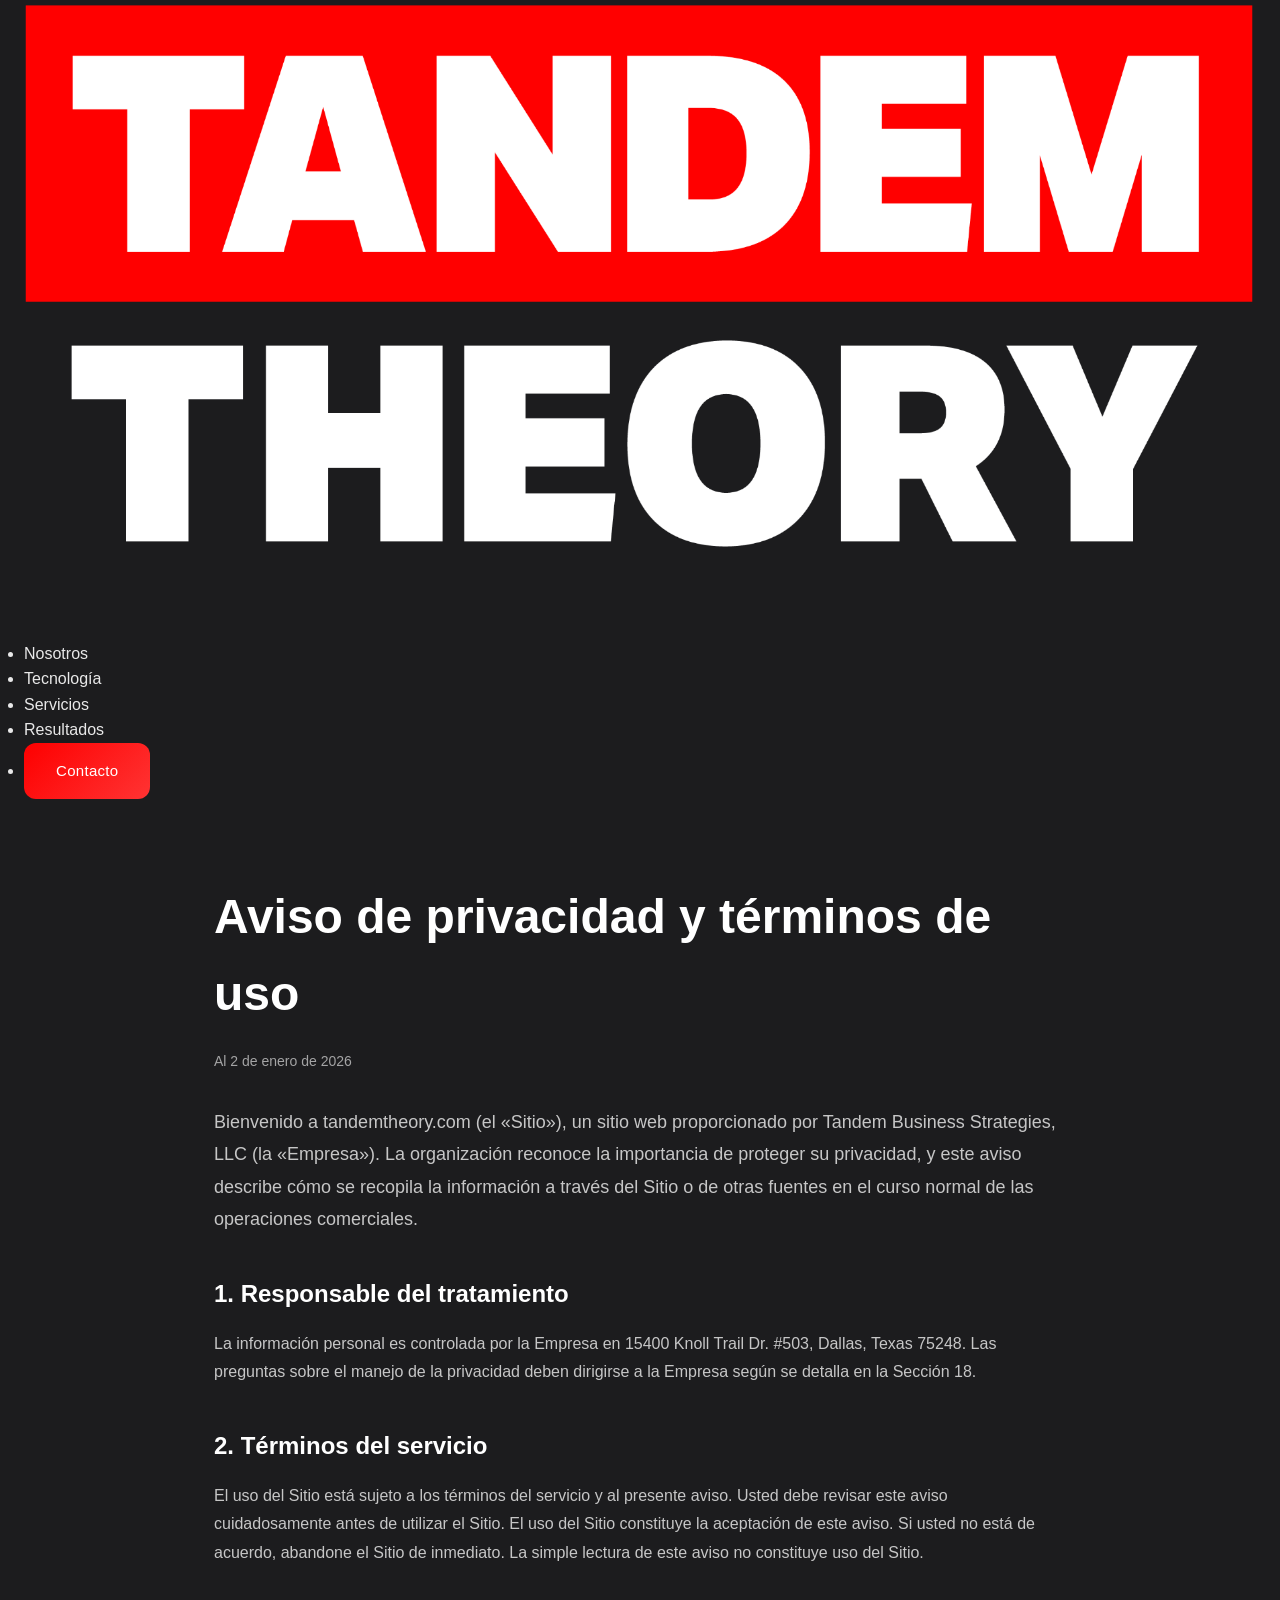
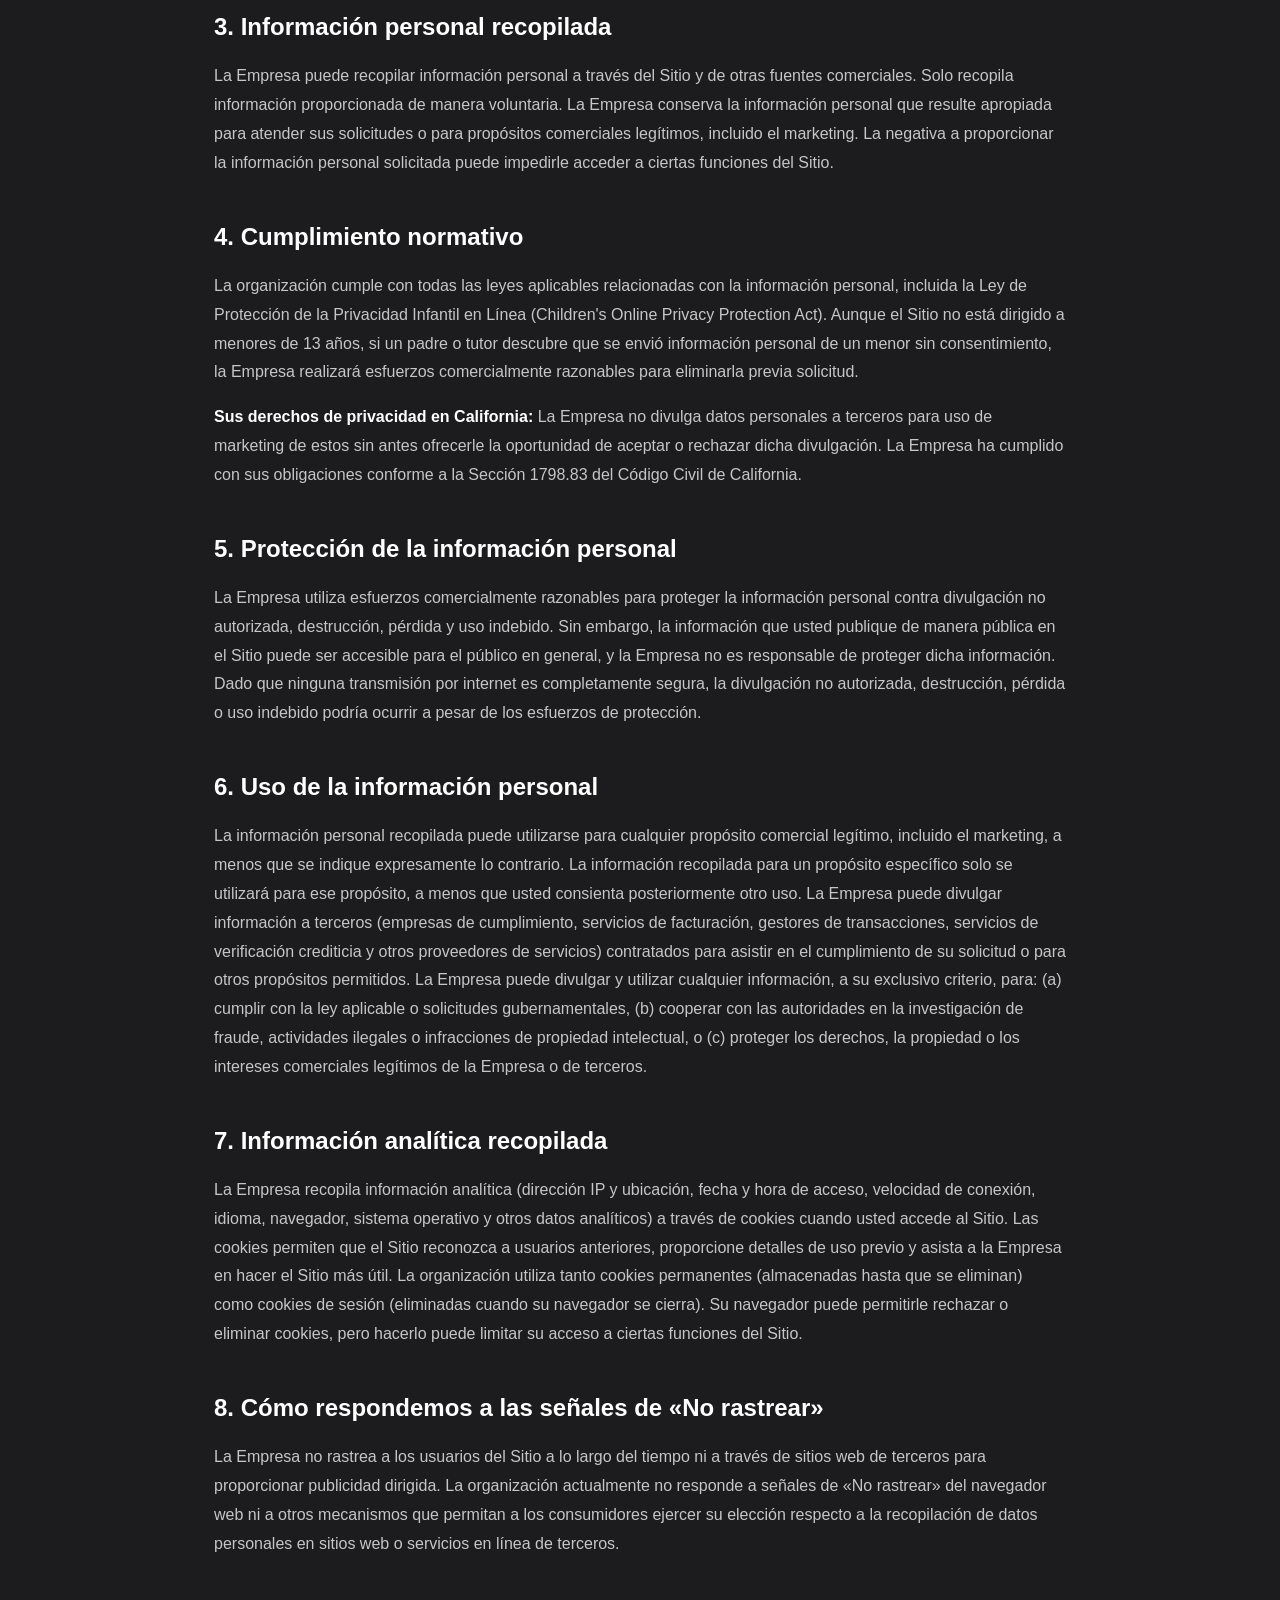
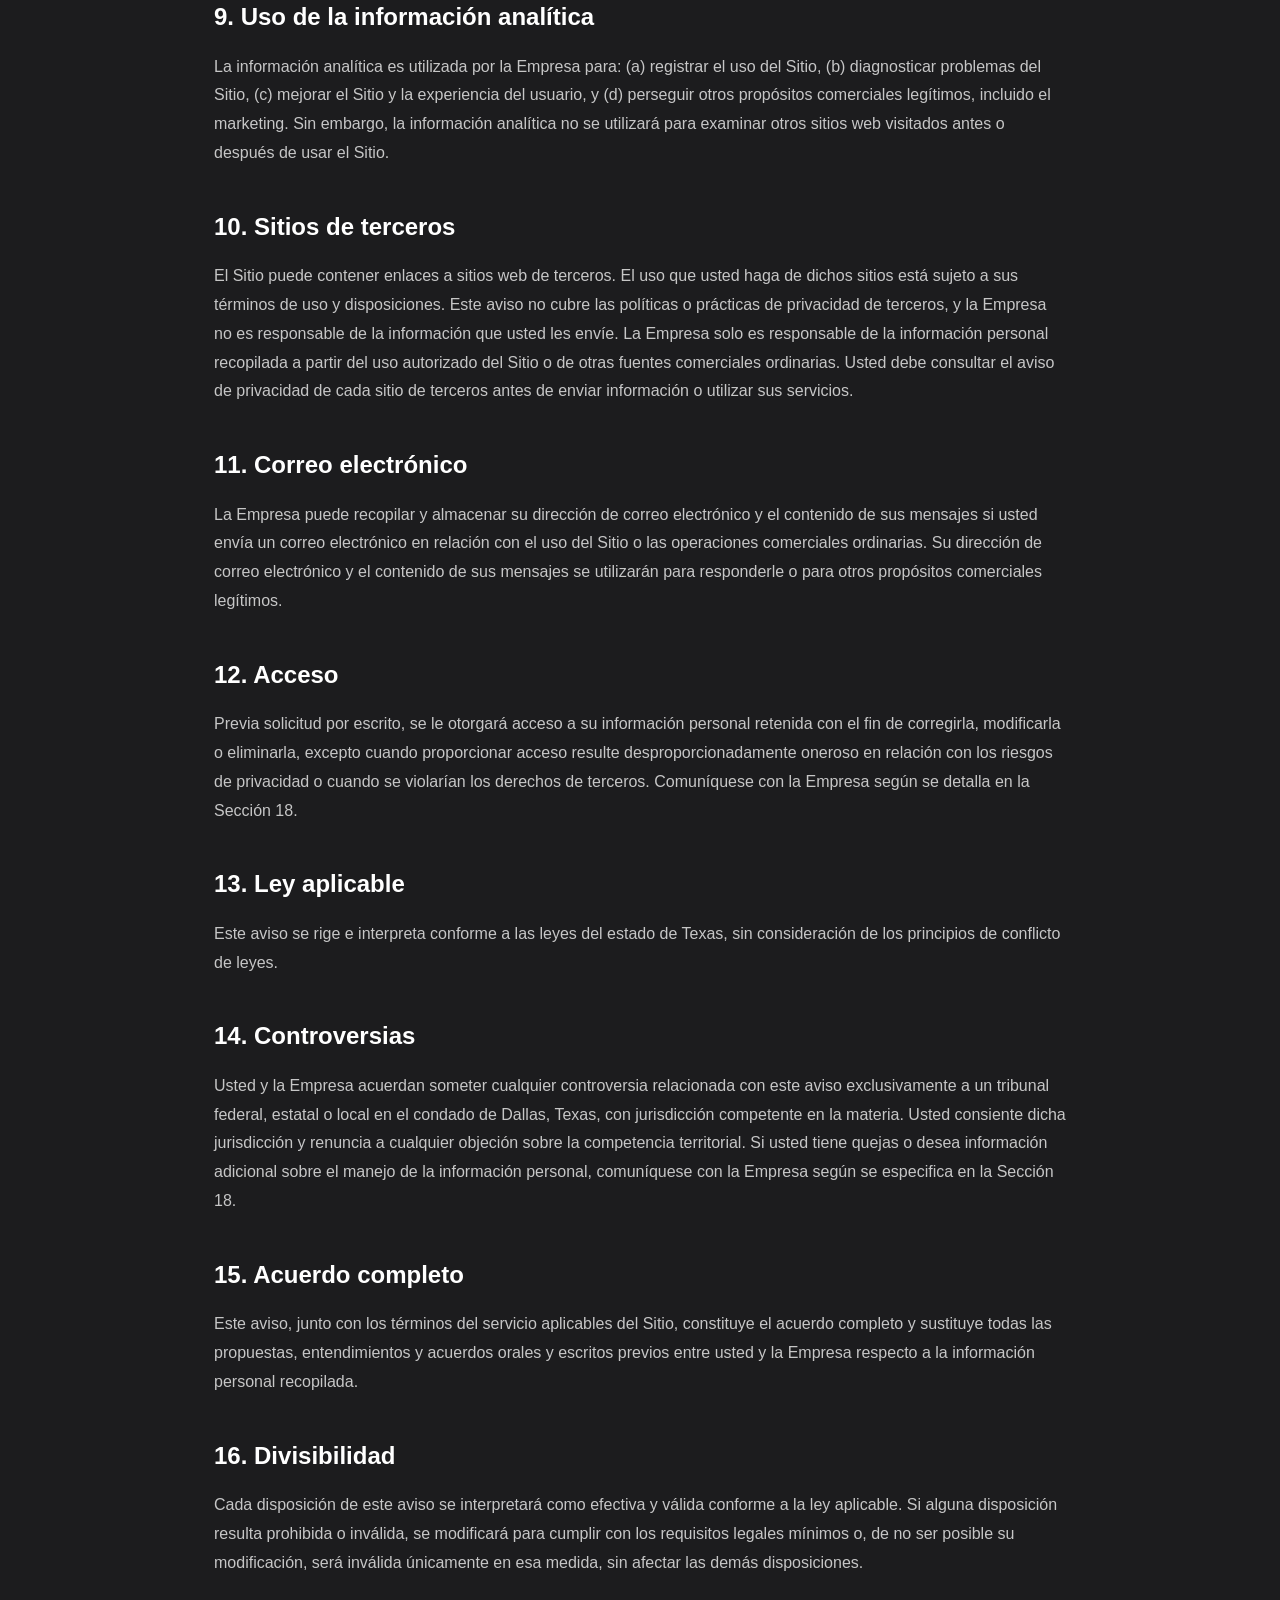
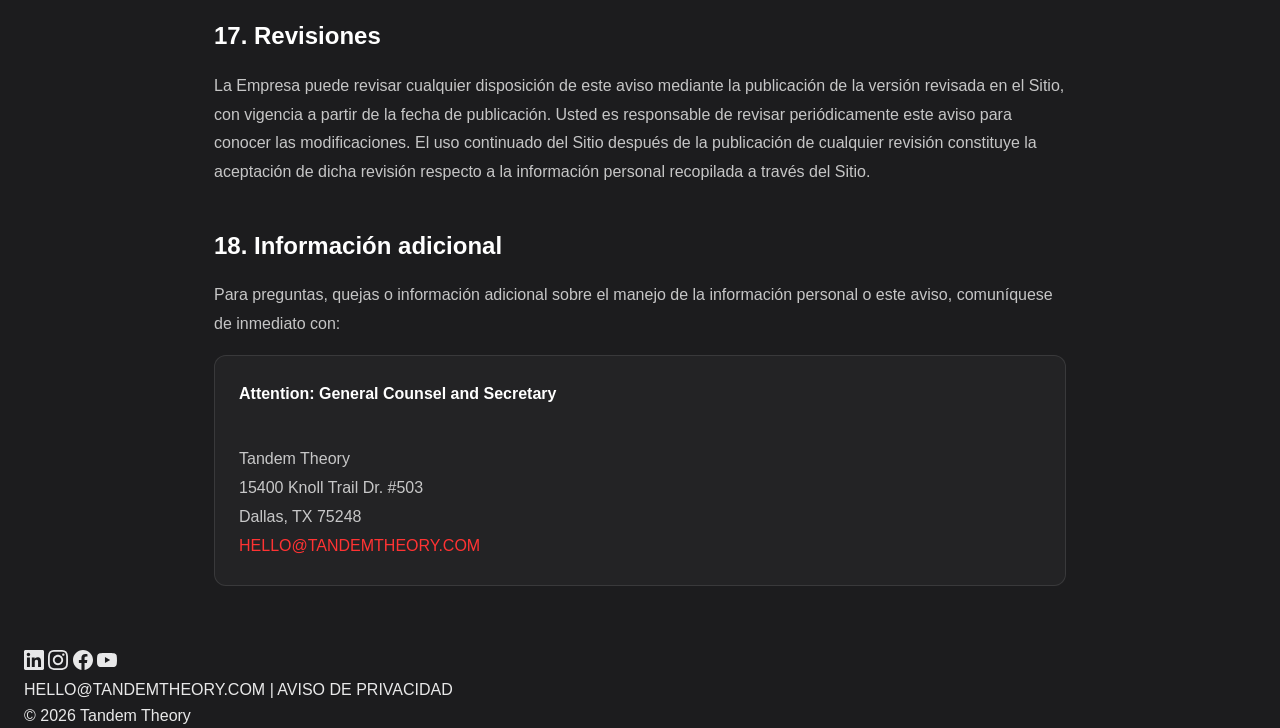
<file: privacy-policy.html>
<!DOCTYPE html>
<html lang="es-MX">
<head>
  <meta charset="UTF-8">
  <meta name="viewport" content="width=device-width, initial-scale=1.0">
  <title>Aviso de privacidad | Tandem Theory</title>
  <meta name="description" content="Aviso de privacidad y términos de uso de Tandem Theory.">

  <!-- Favicon -->
  <link rel="icon" type="image/x-icon" href="favicon.ico">
  <link rel="icon" type="image/png" sizes="32x32" href="favicon-32x32.png">
  <link rel="icon" type="image/png" sizes="16x16" href="favicon-16x16.png">
  <link rel="apple-touch-icon" sizes="180x180" href="apple-touch-icon.png">
  <meta name="theme-color" content="#0F172A">

  <link rel="stylesheet" href="styles.css">
</head>
<body>
  <!-- Navigation -->
  <nav>
    <div class="container">
      <a href="index.html" class="logo"><img src="photos/tandem-logo.png" alt="Tandem Theory"></a>

      <!-- Hamburger Menu Button (mobile only) -->
      <button class="nav-toggle" aria-label="Alternar menú de navegación" aria-expanded="false">
        <span class="hamburger-line"></span>
        <span class="hamburger-line"></span>
        <span class="hamburger-line"></span>
      </button>

      <ul class="nav-menu">
        <li><a href="index.html#humans">Nosotros</a></li>
        <li><a href="index.html#platform">Tecnología</a></li>
        <li><a href="index.html#capabilities">Servicios</a></li>
        <li><a href="index.html#results">Resultados</a></li>
        <li><a href="index.html#contact" class="btn btn--primary">Contacto</a></li>
      </ul>
    </div>
  </nav>

  <!-- Aviso de privacidad -->
  <section class="policy-page">
    <div class="container container--narrow">
      <h1>Aviso de privacidad y términos de uso</h1>
      <p class="policy-date">Al 2 de enero de 2026</p>

      <p class="lead">Bienvenido a tandemtheory.com (el «Sitio»), un sitio web proporcionado por Tandem Business Strategies, LLC (la «Empresa»). La organización reconoce la importancia de proteger su privacidad, y este aviso describe cómo se recopila la información a través del Sitio o de otras fuentes en el curso normal de las operaciones comerciales.</p>

      <h2>1. Responsable del tratamiento</h2>
      <p>La información personal es controlada por la Empresa en 15400 Knoll Trail Dr. #503, Dallas, Texas 75248. Las preguntas sobre el manejo de la privacidad deben dirigirse a la Empresa según se detalla en la Sección 18.</p>

      <h2>2. Términos del servicio</h2>
      <p>El uso del Sitio está sujeto a los términos del servicio y al presente aviso. Usted debe revisar este aviso cuidadosamente antes de utilizar el Sitio. El uso del Sitio constituye la aceptación de este aviso. Si usted no está de acuerdo, abandone el Sitio de inmediato. La simple lectura de este aviso no constituye uso del Sitio.</p>

      <h2>3. Información personal recopilada</h2>
      <p>La Empresa puede recopilar información personal a través del Sitio y de otras fuentes comerciales. Solo recopila información proporcionada de manera voluntaria. La Empresa conserva la información personal que resulte apropiada para atender sus solicitudes o para propósitos comerciales legítimos, incluido el marketing. La negativa a proporcionar la información personal solicitada puede impedirle acceder a ciertas funciones del Sitio.</p>

      <h2>4. Cumplimiento normativo</h2>
      <p>La organización cumple con todas las leyes aplicables relacionadas con la información personal, incluida la Ley de Protección de la Privacidad Infantil en Línea (Children's Online Privacy Protection Act). Aunque el Sitio no está dirigido a menores de 13 años, si un padre o tutor descubre que se envió información personal de un menor sin consentimiento, la Empresa realizará esfuerzos comercialmente razonables para eliminarla previa solicitud.</p>
      <p><strong>Sus derechos de privacidad en California:</strong> La Empresa no divulga datos personales a terceros para uso de marketing de estos sin antes ofrecerle la oportunidad de aceptar o rechazar dicha divulgación. La Empresa ha cumplido con sus obligaciones conforme a la Sección 1798.83 del Código Civil de California.</p>

      <h2>5. Protección de la información personal</h2>
      <p>La Empresa utiliza esfuerzos comercialmente razonables para proteger la información personal contra divulgación no autorizada, destrucción, pérdida y uso indebido. Sin embargo, la información que usted publique de manera pública en el Sitio puede ser accesible para el público en general, y la Empresa no es responsable de proteger dicha información. Dado que ninguna transmisión por internet es completamente segura, la divulgación no autorizada, destrucción, pérdida o uso indebido podría ocurrir a pesar de los esfuerzos de protección.</p>

      <h2>6. Uso de la información personal</h2>
      <p>La información personal recopilada puede utilizarse para cualquier propósito comercial legítimo, incluido el marketing, a menos que se indique expresamente lo contrario. La información recopilada para un propósito específico solo se utilizará para ese propósito, a menos que usted consienta posteriormente otro uso. La Empresa puede divulgar información a terceros (empresas de cumplimiento, servicios de facturación, gestores de transacciones, servicios de verificación crediticia y otros proveedores de servicios) contratados para asistir en el cumplimiento de su solicitud o para otros propósitos permitidos. La Empresa puede divulgar y utilizar cualquier información, a su exclusivo criterio, para: (a) cumplir con la ley aplicable o solicitudes gubernamentales, (b) cooperar con las autoridades en la investigación de fraude, actividades ilegales o infracciones de propiedad intelectual, o (c) proteger los derechos, la propiedad o los intereses comerciales legítimos de la Empresa o de terceros.</p>

      <h2>7. Información analítica recopilada</h2>
      <p>La Empresa recopila información analítica (dirección IP y ubicación, fecha y hora de acceso, velocidad de conexión, idioma, navegador, sistema operativo y otros datos analíticos) a través de cookies cuando usted accede al Sitio. Las cookies permiten que el Sitio reconozca a usuarios anteriores, proporcione detalles de uso previo y asista a la Empresa en hacer el Sitio más útil. La organización utiliza tanto cookies permanentes (almacenadas hasta que se eliminan) como cookies de sesión (eliminadas cuando su navegador se cierra). Su navegador puede permitirle rechazar o eliminar cookies, pero hacerlo puede limitar su acceso a ciertas funciones del Sitio.</p>

      <h2>8. Cómo respondemos a las señales de «No rastrear»</h2>
      <p>La Empresa no rastrea a los usuarios del Sitio a lo largo del tiempo ni a través de sitios web de terceros para proporcionar publicidad dirigida. La organización actualmente no responde a señales de «No rastrear» del navegador web ni a otros mecanismos que permitan a los consumidores ejercer su elección respecto a la recopilación de datos personales en sitios web o servicios en línea de terceros.</p>

      <h2>9. Uso de la información analítica</h2>
      <p>La información analítica es utilizada por la Empresa para: (a) registrar el uso del Sitio, (b) diagnosticar problemas del Sitio, (c) mejorar el Sitio y la experiencia del usuario, y (d) perseguir otros propósitos comerciales legítimos, incluido el marketing. Sin embargo, la información analítica no se utilizará para examinar otros sitios web visitados antes o después de usar el Sitio.</p>

      <h2>10. Sitios de terceros</h2>
      <p>El Sitio puede contener enlaces a sitios web de terceros. El uso que usted haga de dichos sitios está sujeto a sus términos de uso y disposiciones. Este aviso no cubre las políticas o prácticas de privacidad de terceros, y la Empresa no es responsable de la información que usted les envíe. La Empresa solo es responsable de la información personal recopilada a partir del uso autorizado del Sitio o de otras fuentes comerciales ordinarias. Usted debe consultar el aviso de privacidad de cada sitio de terceros antes de enviar información o utilizar sus servicios.</p>

      <h2>11. Correo electrónico</h2>
      <p>La Empresa puede recopilar y almacenar su dirección de correo electrónico y el contenido de sus mensajes si usted envía un correo electrónico en relación con el uso del Sitio o las operaciones comerciales ordinarias. Su dirección de correo electrónico y el contenido de sus mensajes se utilizarán para responderle o para otros propósitos comerciales legítimos.</p>

      <h2>12. Acceso</h2>
      <p>Previa solicitud por escrito, se le otorgará acceso a su información personal retenida con el fin de corregirla, modificarla o eliminarla, excepto cuando proporcionar acceso resulte desproporcionadamente oneroso en relación con los riesgos de privacidad o cuando se violarían los derechos de terceros. Comuníquese con la Empresa según se detalla en la Sección 18.</p>

      <h2>13. Ley aplicable</h2>
      <p>Este aviso se rige e interpreta conforme a las leyes del estado de Texas, sin consideración de los principios de conflicto de leyes.</p>

      <h2>14. Controversias</h2>
      <p>Usted y la Empresa acuerdan someter cualquier controversia relacionada con este aviso exclusivamente a un tribunal federal, estatal o local en el condado de Dallas, Texas, con jurisdicción competente en la materia. Usted consiente dicha jurisdicción y renuncia a cualquier objeción sobre la competencia territorial. Si usted tiene quejas o desea información adicional sobre el manejo de la información personal, comuníquese con la Empresa según se especifica en la Sección 18.</p>

      <h2>15. Acuerdo completo</h2>
      <p>Este aviso, junto con los términos del servicio aplicables del Sitio, constituye el acuerdo completo y sustituye todas las propuestas, entendimientos y acuerdos orales y escritos previos entre usted y la Empresa respecto a la información personal recopilada.</p>

      <h2>16. Divisibilidad</h2>
      <p>Cada disposición de este aviso se interpretará como efectiva y válida conforme a la ley aplicable. Si alguna disposición resulta prohibida o inválida, se modificará para cumplir con los requisitos legales mínimos o, de no ser posible su modificación, será inválida únicamente en esa medida, sin afectar las demás disposiciones.</p>

      <h2>17. Revisiones</h2>
      <p>La Empresa puede revisar cualquier disposición de este aviso mediante la publicación de la versión revisada en el Sitio, con vigencia a partir de la fecha de publicación. Usted es responsable de revisar periódicamente este aviso para conocer las modificaciones. El uso continuado del Sitio después de la publicación de cualquier revisión constituye la aceptación de dicha revisión respecto a la información personal recopilada a través del Sitio.</p>

      <h2>18. Información adicional</h2>
      <p>Para preguntas, quejas o información adicional sobre el manejo de la información personal o este aviso, comuníquese de inmediato con:</p>
      <address>
        <strong>Attention: General Counsel and Secretary</strong><br>
        Tandem Theory<br>
        15400 Knoll Trail Dr. #503<br>
        Dallas, TX 75248<br>
        <a href="mailto:hello@tandemtheory.com">HELLO@TANDEMTHEORY.COM</a>
      </address>
    </div>
  </section>

  <!-- Footer -->
  <footer>
    <div class="container">
      <div class="footer-content">
        <div class="footer-social">
          <a href="https://www.linkedin.com/company/tandem-theory-llc/" target="_blank" rel="noopener" aria-label="LinkedIn">
            <svg width="20" height="20" viewBox="0 0 24 24" fill="currentColor"><path d="M20.447 20.452h-3.554v-5.569c0-1.328-.027-3.037-1.852-3.037-1.853 0-2.136 1.445-2.136 2.939v5.667H9.351V9h3.414v1.561h.046c.477-.9 1.637-1.85 3.37-1.85 3.601 0 4.267 2.37 4.267 5.455v6.286zM5.337 7.433c-1.144 0-2.063-.926-2.063-2.065 0-1.138.92-2.063 2.063-2.063 1.14 0 2.064.925 2.064 2.063 0 1.139-.925 2.065-2.064 2.065zm1.782 13.019H3.555V9h3.564v11.452zM22.225 0H1.771C.792 0 0 .774 0 1.729v20.542C0 23.227.792 24 1.771 24h20.451C23.2 24 24 23.227 24 22.271V1.729C24 .774 23.2 0 22.222 0h.003z"/></svg>
          </a>
          <a href="https://www.instagram.com/tandemtheory/" target="_blank" rel="noopener" aria-label="Instagram">
            <svg width="20" height="20" viewBox="0 0 24 24" fill="currentColor"><path d="M12 2.163c3.204 0 3.584.012 4.85.07 3.252.148 4.771 1.691 4.919 4.919.058 1.265.069 1.645.069 4.849 0 3.205-.012 3.584-.069 4.849-.149 3.225-1.664 4.771-4.919 4.919-1.266.058-1.644.07-4.85.07-3.204 0-3.584-.012-4.849-.07-3.26-.149-4.771-1.699-4.919-4.92-.058-1.265-.07-1.644-.07-4.849 0-3.204.013-3.583.07-4.849.149-3.227 1.664-4.771 4.919-4.919 1.266-.057 1.645-.069 4.849-.069zm0-2.163c-3.259 0-3.667.014-4.947.072-4.358.2-6.78 2.618-6.98 6.98-.059 1.281-.073 1.689-.073 4.948 0 3.259.014 3.668.072 4.948.2 4.358 2.618 6.78 6.98 6.98 1.281.058 1.689.072 4.948.072 3.259 0 3.668-.014 4.948-.072 4.354-.2 6.782-2.618 6.979-6.98.059-1.28.073-1.689.073-4.948 0-3.259-.014-3.667-.072-4.947-.196-4.354-2.617-6.78-6.979-6.98-1.281-.059-1.69-.073-4.949-.073zm0 5.838c-3.403 0-6.162 2.759-6.162 6.162s2.759 6.163 6.162 6.163 6.162-2.759 6.162-6.163c0-3.403-2.759-6.162-6.162-6.162zm0 10.162c-2.209 0-4-1.79-4-4 0-2.209 1.791-4 4-4s4 1.791 4 4c0 2.21-1.791 4-4 4zm6.406-11.845c-.796 0-1.441.645-1.441 1.44s.645 1.44 1.441 1.44c.795 0 1.439-.645 1.439-1.44s-.644-1.44-1.439-1.44z"/></svg>
          </a>
          <a href="https://www.facebook.com/tandemtheory" target="_blank" rel="noopener" aria-label="Facebook">
            <svg width="20" height="20" viewBox="0 0 24 24" fill="currentColor"><path d="M24 12.073c0-6.627-5.373-12-12-12s-12 5.373-12 12c0 5.99 4.388 10.954 10.125 11.854v-8.385H7.078v-3.47h3.047V9.43c0-3.007 1.792-4.669 4.533-4.669 1.312 0 2.686.235 2.686.235v2.953H15.83c-1.491 0-1.956.925-1.956 1.874v2.25h3.328l-.532 3.47h-2.796v8.385C19.612 23.027 24 18.062 24 12.073z"/></svg>
          </a>
          <a href="https://www.youtube.com/@tandemtheory" target="_blank" rel="noopener" aria-label="YouTube">
            <svg width="20" height="20" viewBox="0 0 24 24" fill="currentColor"><path d="M23.498 6.186a3.016 3.016 0 0 0-2.122-2.136C19.505 3.545 12 3.545 12 3.545s-7.505 0-9.377.505A3.017 3.017 0 0 0 .502 6.186C0 8.07 0 12 0 12s0 3.93.502 5.814a3.016 3.016 0 0 0 2.122 2.136c1.871.505 9.376.505 9.376.505s7.505 0 9.377-.505a3.015 3.015 0 0 0 2.122-2.136C24 15.93 24 12 24 12s0-3.93-.502-5.814zM9.545 15.568V8.432L15.818 12l-6.273 3.568z"/></svg>
          </a>
        </div>
        <div class="footer-links">
          <a href="mailto:hello@tandemtheory.com">HELLO@TANDEMTHEORY.COM</a>
          <span class="footer-divider">|</span>
          <a href="privacy-policy.html">AVISO DE PRIVACIDAD</a>
        </div>
        <p class="footer-copyright">&copy; 2026 Tandem Theory</p>
      </div>
    </div>
  </footer>

  <script>
    // Mobile navigation toggle
    const navToggle = document.querySelector('.nav-toggle');
    const navMenu = document.querySelector('.nav-menu');

    function closeMenu() {
      navToggle.classList.remove('active');
      navMenu.classList.remove('active');
      navToggle.setAttribute('aria-expanded', 'false');
      document.body.style.overflow = '';
    }

    function openMenu() {
      navToggle.classList.add('active');
      navMenu.classList.add('active');
      navToggle.setAttribute('aria-expanded', 'true');
      document.body.style.overflow = 'hidden';
    }

    navToggle.addEventListener('click', () => {
      if (navMenu.classList.contains('active')) {
        closeMenu();
      } else {
        openMenu();
      }
    });

    navMenu.querySelectorAll('a').forEach(link => {
      link.addEventListener('click', closeMenu);
    });

    document.addEventListener('click', (e) => {
      if (navMenu.classList.contains('active') &&
          !navMenu.contains(e.target) &&
          !navToggle.contains(e.target)) {
        closeMenu();
      }
    });

    document.addEventListener('keydown', (e) => {
      if (e.key === 'Escape' && navMenu.classList.contains('active')) {
        closeMenu();
        navToggle.focus();
      }
    });
  </script>
</body>
</html>
</file>
<file: styles.css>
/* ======== VARIABLES ======== */
:root {
  /* Core Colors - Tandem Theory Palette */
  --charcoal: #1c1c1e;
  --charcoal-light: #2c2c2e;
  --charcoal-lighter: #3a3a3c;
  --red-accent: #fe0000;
  --red-light: #ff3333;
  --red-dark: #cc0000;
  --gray-accent: #9ca3af;
  --gray-light: #d1d5db;
  --gray-dark: #6b7280;
  --white: #ffffff;
  --white-90: rgba(255, 255, 255, 0.9);
  --white-75: rgba(255, 255, 255, 0.75);
  --white-70: rgba(255, 255, 255, 0.7);
  --white-60: rgba(255, 255, 255, 0.6);
  --white-40: rgba(255, 255, 255, 0.4);
  --white-20: rgba(255, 255, 255, 0.2);
  --white-10: rgba(255, 255, 255, 0.1);
  --white-05: rgba(255, 255, 255, 0.05);

  /* Gradients */
  --gradient-red: linear-gradient(135deg, var(--red-accent) 0%, var(--red-light) 100%);
  --gradient-glass: linear-gradient(135deg, rgba(255,255,255,0.1) 0%, rgba(255,255,255,0.05) 100%);
  --gradient-dark: linear-gradient(180deg, var(--charcoal) 0%, #0a0a0b 100%);

  /* Typography */
  --font-primary: 'Inter', -apple-system, BlinkMacSystemFont, sans-serif;
  --font-mono: 'JetBrains Mono', monospace;

  /* Spacing */
  --space-1: 0.25rem;
  --space-2: 0.5rem;
  --space-3: 0.75rem;
  --space-4: 1rem;
  --space-6: 1.5rem;
  --space-8: 2rem;
  --space-10: 2.5rem;
  --space-12: 3rem;
  --space-16: 4rem;
  --space-20: 5rem;
  --space-24: 6rem;
  --space-32: 8rem;

  /* Border Radius */
  --radius-sm: 8px;
  --radius-md: 12px;
  --radius-lg: 16px;
  --radius-xl: 24px;
  --radius-2xl: 32px;

  /* Shadows */
  --shadow-glow-red: none;
  --shadow-glass: 0 8px 32px rgba(0, 0, 0, 0.3);

  /* Transitions */
  --transition-fast: 150ms ease;
  --transition-base: 300ms ease;
  --transition-slow: 500ms ease;

  /* Z-index */
  --z-particles: 1;
  --z-content: 10;
  --z-nav: 100;
  --z-modal: 1000;
}
/* ======== RESET ======== */
*, *::before, *::after {
  box-sizing: border-box;
  margin: 0;
  padding: 0;
}

html {
  scroll-behavior: smooth;
  -webkit-font-smoothing: antialiased;
  -moz-osx-font-smoothing: grayscale;
}

img {
  max-width: 100%;
  height: auto;
  display: block;
}

a {
  color: inherit;
  text-decoration: none;
}

button {
  font-family: inherit;
  cursor: pointer;
  border: none;
  background: none;
}
/* ======== BASE ======== */
body {
  font-family: var(--font-primary);
  font-size: 16px;
  line-height: 1.6;
  color: var(--white-90);
  background: var(--charcoal);
  overflow-x: hidden;
}

.container {
  width: 100%;
  max-width: 1280px;
  margin: 0 auto;
  padding: 0 var(--space-6);
}

.container--narrow {
  max-width: 900px;
}

.text-gradient {
  background: var(--gradient-red);
  -webkit-background-clip: text;
  -webkit-text-fill-color: transparent;
  background-clip: text;
}

.text-gradient-red {
  background: var(--gradient-red);
  -webkit-background-clip: text;
  -webkit-text-fill-color: transparent;
  background-clip: text;
}
/* ======== BUTTONS ======== */
.btn {
  display: inline-flex;
  align-items: center;
  justify-content: center;
  gap: var(--space-2);
  padding: var(--space-4) var(--space-8);
  font-size: 0.9375rem;
  font-weight: 500;
  letter-spacing: 0.02em;
  border-radius: var(--radius-md);
  transition: all var(--transition-base);
  position: relative;
  overflow: hidden;
}

.btn--primary {
  background: var(--gradient-red);
  color: var(--white);
  box-shadow: var(--shadow-glow-red);
}

.btn--primary:hover {
  transform: translateY(-2px);
}

.btn--outline {
  background: transparent;
  color: var(--white);
  border: 1px solid var(--white-40);
}

.btn--outline:hover {
  background: var(--white-10);
  border-color: var(--white-60);
}

.btn--glass {
  background: rgba(255, 255, 255, 0.1);
  backdrop-filter: blur(10px);
  -webkit-backdrop-filter: blur(10px);
  color: var(--white);
  border: 1px solid var(--white-20);
  transition:
    background 0.3s ease,
    border-color 0.3s ease,
    box-shadow 0.3s ease,
    transform 0.2s ease;
}

.btn--glass:hover {
  background: rgba(254, 0, 0, 0.15);
  border-color: var(--red-accent);
  transform: translateY(-1px);
}

.btn--glass:active {
  transform: translateY(0);
}

.btn--lg {
  padding: var(--space-6) var(--space-10);
  font-size: 1rem;
}

.btn--cta {
  padding: 1.25rem 3rem;
  font-size: 1.125rem;
  font-weight: 600;
  background: linear-gradient(135deg, var(--red-accent) 0%, #cc0000 100%);
  border: none;
  border: 2px solid var(--red-accent);
  transition: all var(--transition-base);
}

.btn--cta:hover {
  transform: translateY(-2px);
}
/* ======== GLASSMORPHISM ======== */
.glass {
  background: rgba(255, 255, 255, 0.05);
  backdrop-filter: blur(20px);
  -webkit-backdrop-filter: blur(20px);
  border: 1px solid var(--white-10);
  border-radius: var(--radius-lg);
}

.glass--dark {
  background: rgba(28, 28, 30, 0.8);
  backdrop-filter: blur(20px);
  -webkit-backdrop-filter: blur(20px);
  border: 1px solid var(--white-10);
}

.glass--red {
  background: rgba(254, 0, 0, 0.1);
  border: 1px solid rgba(254, 0, 0, 0.2);
}
/* ======== NAV ======== */
.nav {
  position: fixed;
  top: 0;
  left: 0;
  right: 0;
  z-index: var(--z-nav);
  padding: var(--space-4) 0;
  background: rgba(28, 28, 30, 0.95);
  backdrop-filter: blur(20px);
  -webkit-backdrop-filter: blur(20px);
  border-bottom: 1px solid var(--white-10);
}

.nav__inner {
  display: flex;
  align-items: center;
  justify-content: space-between;
}

.nav__logo img {
  height: 44px;
  width: auto;
}

.nav__menu {
  display: flex;
  align-items: center;
  gap: var(--space-8);
  list-style: none;
}

.nav__link {
  font-size: 0.875rem;
  font-weight: 500;
  color: var(--white-75);
  transition: color var(--transition-fast);
  position: relative;
}

.nav__link:hover {
  color: var(--white);
}

.nav__link::after {
  content: '';
  position: absolute;
  bottom: -4px;
  left: 0;
  width: 0;
  height: 2px;
  background: var(--gradient-red);
  transition: width var(--transition-base);
}

.nav__link:hover::after,
.nav__link--active::after {
  width: 100%;
}

.nav__link--active {
  color: var(--white);
}

.nav__toggle {
  display: none;
  flex-direction: column;
  gap: 5px;
  padding: var(--space-2);
}

.nav__toggle span {
  display: block;
  width: 24px;
  height: 2px;
  background: var(--white);
  transition: all var(--transition-fast);
}

.nav__toggle.active span:nth-child(1) {
  transform: rotate(45deg) translate(5px, 5px);
}

.nav__toggle.active span:nth-child(2) {
  opacity: 0;
}

.nav__toggle.active span:nth-child(3) {
  transform: rotate(-45deg) translate(5px, -5px);
}

/* Language Switcher */
.nav__lang {
  display: flex;
  align-items: center;
  gap: 6px;
  margin-left: var(--space-4);
  font-family: var(--font-mono);
  font-size: 0.75rem;
  letter-spacing: 0.05em;
  padding: 0.4rem 0.75rem;
  background: rgba(255, 255, 255, 0.06);
  border: 1px solid rgba(255, 255, 255, 0.12);
  border-radius: 6px;
}

.nav__lang-link {
  color: var(--white-60);
  text-decoration: none;
  transition: color var(--transition-fast);
}

.nav__lang-link:hover {
  color: var(--white);
}

.nav__lang-divider {
  color: var(--white-20);
}

.nav__lang-active {
  color: var(--red-accent);
  font-weight: 600;
}

/* Color Bar under Nav */
.nav__color-bar {
  position: absolute;
  bottom: 0;
  left: 0;
  right: 0;
  line-height: 0;
}

.nav__color-bar img {
  width: 100%;
  height: 4px;
  display: block;
}

/* Mobile Navigation */
@media (max-width: 900px) {
  .nav__toggle {
    display: flex;
    z-index: var(--z-modal);
  }

  .nav__menu {
    position: fixed;
    top: 0;
    left: 0;
    right: 0;
    bottom: 0;
    flex-direction: column;
    justify-content: center;
    gap: var(--space-8);
    background: #0a0a0b !important;
    opacity: 1 !important;
    z-index: 9999;
    visibility: hidden;
    pointer-events: none;
  }

  .nav__menu.active {
    visibility: visible;
    pointer-events: auto;
  }

  .nav__link {
    font-size: 1.5rem;
    color: var(--white);
  }

  .nav__lang {
    margin-left: 0;
    font-size: 1.25rem;
    padding: 0.5rem 1.5rem;
    background: rgba(255, 255, 255, 0.05);
    border: 1px solid rgba(255, 255, 255, 0.1);
    border-radius: 8px;
  }

  .nav__lang-link {
    color: rgba(255, 255, 255, 0.7);
    font-size: 1.25rem;
  }

  .nav__lang-active {
    font-size: 1.25rem;
  }

  .nav__lang-divider {
    font-size: 1.25rem;
  }
}
/* ======== HERO ======== */
.hero {
  position: relative;
  z-index: 1;
  min-height: 100vh;
  display: flex;
  align-items: center;
  justify-content: center;
  overflow: hidden;
  background: var(--gradient-dark);
}

/* Video Background */
.hero__video-container {
  position: absolute;
  top: 0;
  left: 0;
  width: 100%;
  height: 100%;
  z-index: 0;
}

.hero__video {
  width: 100%;
  height: 100%;
  object-fit: cover;
}

.hero__video-overlay {
  position: absolute;
  top: 0;
  left: 0;
  width: 100%;
  height: 100%;
  background: rgba(10, 10, 12, 0.4);
}

/* Particle Canvas */
.hero__particles {
  position: absolute;
  top: 0;
  left: 0;
  width: 100%;
  height: 100%;
  z-index: var(--z-particles);
}

/* Animated Layers Background — REMOVED per creative direction */

/* Grid overlay */
.hero__grid {
  position: absolute;
  top: 0;
  left: 0;
  width: 100%;
  height: 100%;
  background-image:
    linear-gradient(var(--white-05) 1px, transparent 1px),
    linear-gradient(90deg, var(--white-05) 1px, transparent 1px);
  background-size: 80px 80px;
  z-index: var(--z-particles);
  opacity: 0.5;
}

.hero__content {
  position: relative;
  z-index: var(--z-content);
  text-align: center;
  max-width: 1000px;
  padding: calc(80px + var(--space-16)) var(--space-6) var(--space-16);
}

.hero__badge {
  display: inline-flex;
  align-items: center;
  gap: var(--space-3);
  font-family: var(--font-mono);
  font-size: 1rem;
  font-weight: 600;
  letter-spacing: 0.15em;
  text-transform: uppercase;
  margin-bottom: var(--space-8);
  padding: var(--space-3) var(--space-6);
  background: linear-gradient(135deg, rgba(254, 0, 0, 0.2) 0%, rgba(254, 0, 0, 0.2) 100%);
  border: 2px solid rgba(255, 255, 255, 0.5);
  border-radius: var(--radius-md);
  box-shadow: 0 0 20px rgba(255, 255, 255, 0.15);
}

.hero__badge-text {
  color: #ffffff;
  -webkit-text-fill-color: #ffffff;
}

.hero__badge-tm {
  font-size: 0.65em;
  vertical-align: top;
  margin-left: 1px;
  color: var(--white-40);
  -webkit-text-fill-color: var(--white-40);
}

.hero__title {
  font-size: clamp(2.5rem, 7vw, 4.5rem);
  font-weight: 700;
  line-height: 1.1;
  letter-spacing: -0.02em;
  margin-bottom: var(--space-6);
}

.hero__title .highlight {
  color: var(--white);
}

.hero__subtitle {
  font-size: clamp(1.125rem, 2vw, 1.375rem);
  color: var(--white-75);
  max-width: 800px;
  margin: 0 auto var(--space-10);
  line-height: 1.7;
}

.hero__cta {
  display: flex;
  flex-wrap: wrap;
  gap: var(--space-4);
  justify-content: center;
}
/* ======== SECTIONS ======== */
.section {
  padding: var(--space-24) 0;
  position: relative;
  z-index: var(--z-content);
  background: var(--charcoal);
  scroll-margin-top: 80px;
}

.section--dark {
  background: var(--charcoal);
}

.section--darker {
  background: var(--gradient-dark);
}

.section--gradient {
  background: linear-gradient(180deg, var(--charcoal) 0%, var(--charcoal-light) 50%, var(--charcoal) 100%);
}

.section__header {
  text-align: center;
  max-width: 800px;
  margin: 0 auto var(--space-16);
}

.section__label {
  display: inline-block;
  font-family: var(--font-mono);
  font-size: 0.75rem;
  font-weight: 500;
  letter-spacing: 0.2em;
  text-transform: uppercase;
  color: var(--red-accent);
  margin-bottom: var(--space-4);
}

.section__title {
  font-size: clamp(2rem, 5vw, 3rem);
  font-weight: 700;
  letter-spacing: -0.02em;
  margin-bottom: var(--space-4);
}

.section__subtitle {
  font-size: 1.125rem;
  color: var(--white-60);
  line-height: 1.7;
}

.section__subtitle--secondary {
  margin-top: var(--space-4);
  font-size: 1rem;
  color: var(--white-40);
}
/* ======== HUMANS ======== */
/* Our Theory Section */
.theory {
  position: relative;
  overflow: hidden;
}

.theory__content {
  display: grid;
  grid-template-columns: 1fr 1fr;
  gap: var(--space-16);
  align-items: center;
}

.theory__text {
  max-width: 560px;
}

.theory__tagline {
  font-family: var(--font-mono);
  font-size: 0.8125rem;
  font-weight: 500;
  letter-spacing: 0.2em;
  text-transform: uppercase;
  color: var(--red-accent);
  margin-bottom: var(--space-4);
}

.theory__title {
  font-size: clamp(2rem, 4vw, 2.75rem);
  font-weight: 700;
  line-height: 1.2;
  margin-bottom: var(--space-6);
}

.theory__description {
  font-size: 1.125rem;
  color: var(--white-75);
  line-height: 1.8;
  margin-bottom: var(--space-6);
}

.theory__equation {
  display: flex;
  align-items: center;
  gap: var(--space-4);
  padding: var(--space-6);
  background: rgba(255, 255, 255, 0.03);
  border: 1px solid var(--white-10);
  border-radius: var(--radius-lg);
  margin-top: var(--space-8);
}

.theory__equation-part {
  display: flex;
  flex-direction: column;
  align-items: center;
  text-align: center;
}

.theory__equation-icon {
  width: 48px;
  height: 48px;
  display: flex;
  align-items: center;
  justify-content: center;
  border-radius: var(--radius-md);
  margin-bottom: var(--space-2);
}

.theory__equation-icon--human {
  background: linear-gradient(135deg, rgba(254, 0, 0, 0.2) 0%, rgba(255, 51, 51, 0.2) 100%);
  border: 1px solid rgba(254, 0, 0, 0.4);
}

.theory__equation-icon--tech {
  background: linear-gradient(135deg, rgba(254, 0, 0, 0.2) 0%, rgba(255, 51, 51, 0.2) 100%);
  border: 1px solid rgba(254, 0, 0, 0.4);
}

.theory__equation-icon--result {
  background: linear-gradient(135deg, rgba(254, 0, 0, 0.2) 0%, rgba(255, 51, 51, 0.2) 100%);
  border: 1px solid rgba(254, 0, 0, 0.4);
}

.theory__equation-icon svg {
  width: 24px;
  height: 24px;
}

.theory__equation-label {
  font-size: 0.75rem;
  font-weight: 600;
  letter-spacing: 0.05em;
  text-transform: uppercase;
  color: var(--white-75);
}

.theory__equation-symbol {
  font-size: 1.5rem;
  font-weight: 300;
  color: var(--white-40);
}

.theory__visual {
  position: relative;
  display: flex;
  align-items: center;
  justify-content: center;
}

/* Equation Visual - Expanded Version */
.equation-visual {
  display: flex;
  flex-direction: column;
  align-items: center;
  justify-content: center;
  min-height: 480px;
  padding: var(--space-8);
  background: rgba(28, 28, 30, 0.6);
  backdrop-filter: blur(24px);
  -webkit-backdrop-filter: blur(24px);
  border: 1px solid var(--white-10);
  border-radius: var(--radius-xl);
  position: relative;
  overflow: hidden;
  width: 100%;
}

.equation-visual::before {
  display: none;
}

.equation-visual__content {
  position: relative;
  z-index: 1;
  display: flex;
  flex-direction: column;
  align-items: center;
  gap: var(--space-6);
  width: 100%;
}

.equation-visual__row {
  display: flex;
  align-items: center;
  justify-content: center;
  gap: var(--space-6);
  width: 100%;
}

.equation-visual__element {
  display: flex;
  flex-direction: column;
  align-items: center;
  gap: var(--space-3);
  flex: 1;
  max-width: 180px;
}

.equation-visual__icon {
  width: 88px;
  height: 88px;
  display: flex;
  align-items: center;
  justify-content: center;
  border-radius: var(--radius-lg);
  position: relative;
  transition: transform var(--transition-base), box-shadow var(--transition-base);
}

.equation-visual__icon:hover {
  transform: translateY(-4px);
}

.equation-visual__icon svg {
  width: 44px;
  height: 44px;
  position: relative;
  z-index: 1;
}

.equation-visual__icon--human {
  background: transparent;
  border: 1px solid rgba(254, 0, 0, 0.3);
}

.equation-visual__icon--human:hover {
  border-color: rgba(254, 0, 0, 0.5);
}

.equation-visual__icon--tech {
  background: transparent;
  border: 1px solid rgba(254, 0, 0, 0.3);
}

.equation-visual__icon--tech:hover {
  border-color: rgba(254, 0, 0, 0.5);
}

.equation-visual__icon--result {
  width: 100px;
  height: 100px;
  background: transparent;
  border: 1px solid rgba(254, 0, 0, 0.4);
}

.equation-visual__icon--result:hover {
  border-color: rgba(254, 0, 0, 0.6);
}

.equation-visual__icon--result svg {
  width: 52px;
  height: 52px;
}

.equation-visual__label {
  font-size: 0.8125rem;
  font-weight: 600;
  letter-spacing: 0.08em;
  text-transform: uppercase;
  color: var(--white-75);
  text-align: center;
  line-height: 1.3;
}

.equation-visual__label--result {
  font-size: 0.875rem;
  color: var(--white-90);
}

.equation-visual__operator {
  font-size: 2rem;
  font-weight: 300;
  color: var(--white-40);
  line-height: 1;
  flex-shrink: 0;
}

.equation-visual__operator--equals {
  font-size: 2.5rem;
  color: var(--white-50);
  margin: var(--space-2) 0;
}

.equation-visual__divider {
  width: 80%;
  max-width: 280px;
  height: 1px;
  background: linear-gradient(
    90deg,
    transparent 0%,
    var(--white-20) 20%,
    var(--white-30) 50%,
    var(--white-20) 80%,
    transparent 100%
  );
  margin: var(--space-2) 0;
}

.equation-visual__result {
  display: flex;
  flex-direction: column;
  align-items: center;
  gap: var(--space-4);
  padding-top: var(--space-2);
}

.equation-visual--animate .equation-visual__element {
  opacity: 0;
  transform: translateY(20px);
  animation: equationFadeUp 0.6s ease forwards;
}

.equation-visual--animate .equation-visual__element:nth-child(1) {
  animation-delay: 0.1s;
}

.equation-visual--animate .equation-visual__operator {
  opacity: 0;
  animation: equationFadeIn 0.4s ease forwards;
  animation-delay: 0.3s;
}

.equation-visual--animate .equation-visual__divider {
  opacity: 0;
  transform: scaleX(0);
  animation: equationLineExpand 0.5s ease forwards;
  animation-delay: 0.5s;
}

.equation-visual--animate .equation-visual__result {
  opacity: 0;
  transform: translateY(20px);
  animation: equationFadeUp 0.6s ease forwards;
  animation-delay: 0.7s;
}

@keyframes equationFadeUp {
  to {
    opacity: 1;
    transform: translateY(0);
  }
}

@keyframes equationFadeIn {
  to {
    opacity: 1;
  }
}

@keyframes equationLineExpand {
  to {
    opacity: 1;
    transform: scaleX(1);
  }
}

/* subtlePulse glow animation removed */

/* About Section */
.about__narrative {
  max-width: 900px;
  margin: 0 auto;
  text-align: center;
}

.about__narrative .theory__tagline {
  display: block;
  margin-bottom: var(--space-4);
}

.about__narrative .theory__title {
  margin-bottom: var(--space-8);
}

.about__copy {
  text-align: left;
  columns: 2;
  column-gap: var(--space-10);
}

.about__copy p {
  color: var(--white-75);
  line-height: 1.8;
  margin-bottom: var(--space-4);
  font-size: 1.0625rem;
}

.about__stats {
  display: grid;
  grid-template-columns: repeat(3, 1fr);
  gap: var(--space-8);
  margin: var(--space-16) 0;
  padding: var(--space-12) 0;
  border-top: 1px solid var(--white-10);
  border-bottom: 1px solid var(--white-10);
}

.about__stat {
  text-align: center;
}

.about__stat-number {
  display: block;
  font-size: clamp(3rem, 8vw, 5rem);
  font-weight: 700;
  line-height: 1;
  color: var(--white);
  margin-bottom: var(--space-2);
}

.about__stat-label {
  font-family: var(--font-mono);
  font-size: 0.75rem;
  font-weight: 500;
  letter-spacing: 0.15em;
  text-transform: uppercase;
  color: var(--gray-accent);
}

.about__team {
  max-width: 800px;
  margin: 0 auto;
}

.about__team-image {
  position: relative;
  border-radius: var(--radius-xl);
  overflow: hidden;
}

.about__team-image img {
  width: 100%;
  height: auto;
}

/* Founders Styles */
.founders__highlight {
  display: flex;
  align-items: center;
  gap: var(--space-4);
  padding: var(--space-4) var(--space-6);
  background: rgba(254, 0, 0, 0.1);
  border: 1px solid rgba(254, 0, 0, 0.3);
  border-radius: var(--radius-md);
  margin-top: var(--space-6);
}

.founders__highlight-icon {
  width: 40px;
  height: 40px;
  display: flex;
  align-items: center;
  justify-content: center;
  background: rgba(254, 0, 0, 0.2);
  border-radius: var(--radius-sm);
  flex-shrink: 0;
}

.founders__highlight-icon svg {
  width: 20px;
  height: 20px;
  stroke: var(--red-accent);
}

.founders__highlight-text {
  font-size: 0.9375rem;
  color: var(--red-light);
  font-weight: 500;
}

/* Humans Responsive */
@media (max-width: 900px) {
  .theory__content {
    grid-template-columns: 1fr;
    gap: var(--space-10);
  }

  .theory__text {
    max-width: 100%;
  }

  .equation-visual {
    min-height: auto;
    padding: var(--space-6);
  }

  .equation-visual__row {
    gap: var(--space-4);
  }

  .equation-visual__icon {
    width: 72px;
    height: 72px;
  }

  .equation-visual__icon svg {
    width: 36px;
    height: 36px;
  }

  .equation-visual__icon--result {
    width: 84px;
    height: 84px;
  }

  .equation-visual__icon--result svg {
    width: 44px;
    height: 44px;
  }

  .equation-visual__operator {
    font-size: 1.5rem;
  }

  .equation-visual__operator--equals {
    font-size: 2rem;
  }

  .equation-visual__label {
    font-size: 0.75rem;
  }

  .about__copy {
    columns: 1;
  }

  .about__stats {
    grid-template-columns: repeat(2, 1fr);
    gap: var(--space-6);
  }
}

@media (max-width: 480px) {
  .equation-visual {
    padding: var(--space-4);
  }

  .equation-visual__row {
    gap: var(--space-3);
  }

  .equation-visual__icon {
    width: 60px;
    height: 60px;
  }

  .equation-visual__icon svg {
    width: 28px;
    height: 28px;
  }

  .equation-visual__icon--result {
    width: 72px;
    height: 72px;
  }

  .equation-visual__icon--result svg {
    width: 36px;
    height: 36px;
  }

  .equation-visual__element {
    max-width: 120px;
  }

  .equation-visual__operator {
    font-size: 1.25rem;
  }

  .equation-visual__operator--equals {
    font-size: 1.5rem;
  }

  .about__stats {
    grid-template-columns: 1fr;
    gap: var(--space-4);
  }

  .about__stat-number {
    font-size: clamp(2.5rem, 10vw, 3.5rem);
  }
}
/* ======== TECHNOLOGY ======== */
/* Simplified Technology Section - Tandem Intelligence Suite Only */

/* Container override for suite section */
.container--suite {
  max-width: 950px;
}

/* ========================================
   INTELLIGENCE SUITE CONTAINER
   ======================================== */
.intelligence-suite {
  position: relative;
  width: 100%;
}

.intelligence-suite__wrapper {
  position: relative;
  padding: var(--space-12);
  background: linear-gradient(
    135deg,
    rgba(254, 0, 0, 0.06) 0%,
    rgba(254, 0, 0, 0.02) 100%
  );
  border: 2px solid rgba(254, 0, 0, 0.3);
  border-radius: var(--radius-2xl);
  box-shadow: inset 0 1px 0 rgba(255, 255, 255, 0.05);
}

/* Red glow removed — keeping element hidden */
.intelligence-suite__glow {
  display: none;
}

/* Reduced motion preference */
@media (prefers-reduced-motion: reduce) {
  .tandem-tool__inner {
    transition: none;
  }
}

/* ========================================
   SUITE HEADER
   ======================================== */
.suite-header {
  text-align: center;
  margin-bottom: var(--space-10);
}

.suite-header__title {
  font-size: clamp(1.5rem, 3vw, 2rem);
  font-weight: 700;
  color: var(--white);
  margin-bottom: var(--space-3);
}

.suite-header__tagline {
  font-size: 1rem;
  color: var(--white-70);
  max-width: 600px;
  margin: 0 auto;
  text-wrap: balance;
}

/* ========================================
   TOOLS GRID - 5x2 LAYOUT
   ======================================== */
.tandem-tools {
  display: grid;
  grid-template-columns: repeat(5, 1fr);
  gap: var(--space-4);
}

/* ========================================
   FLIP CARD - TOOL COMPONENT
   ======================================== */
.tandem-tool {
  perspective: 1000px;
  height: 140px;
  cursor: pointer;
}

.tandem-tool__inner {
  position: relative;
  width: 100%;
  height: 100%;
  transition: transform 0.6s cubic-bezier(0.4, 0, 0.2, 1);
  transform-style: preserve-3d;
}

.tandem-tool:hover .tandem-tool__inner,
.tandem-tool:focus-within .tandem-tool__inner,
.tandem-tool.is-flipped .tandem-tool__inner {
  transform: rotateY(180deg);
}

/* Front and Back faces */
.tandem-tool__front,
.tandem-tool__back {
  position: absolute;
  width: 100%;
  height: 100%;
  backface-visibility: hidden;
  -webkit-backface-visibility: hidden;
  display: flex;
  flex-direction: column;
  align-items: center;
  justify-content: center;
  padding: var(--space-4) var(--space-3);
  background: rgba(255, 255, 255, 0.04);
  border: 1px solid var(--white-10);
  border-radius: var(--radius-lg);
  text-align: center;
  transition: background var(--transition-fast), border-color var(--transition-fast);
}

.tandem-tool__front {
  z-index: 2;
}

.tandem-tool:hover .tandem-tool__front,
.tandem-tool:focus-within .tandem-tool__front {
  background: rgba(255, 255, 255, 0.06);
  border-color: var(--white-20);
}

.tandem-tool__back {
  transform: rotateY(180deg);
  background: linear-gradient(
    135deg,
    rgba(254, 0, 0, 0.18) 0%,
    rgba(254, 0, 0, 0.08) 100%
  );
  border-color: rgba(254, 0, 0, 0.5);
  padding: var(--space-3);
}

/* Front: Category (HEADLINE) + Name (SUBHEAD) */
.tandem-tool__category {
  font-size: 0.875rem;
  font-weight: 600;
  color: var(--white);
  margin-bottom: var(--space-2);
  line-height: 1.3;
}

.tandem-tool__name {
  font-family: var(--font-mono);
  font-size: 0.6875rem;
  font-weight: 500;
  color: var(--white-50);
  text-transform: uppercase;
  letter-spacing: 0.08em;
}

/* Back: Value proposition */
.tandem-tool__value {
  font-size: 0.75rem;
  color: var(--white-90);
  line-height: 1.5;
}

/* Focus styles for accessibility */
.tandem-tool:focus {
  outline: none;
}

.tandem-tool:focus-visible .tandem-tool__front,
.tandem-tool:focus-visible .tandem-tool__back {
  outline: 2px solid var(--red-accent);
  outline-offset: 2px;
}

/* ========================================
   SUITE FOOTER
   ======================================== */
.suite-footer {
  text-align: center;
  margin-top: var(--space-10);
  padding-top: var(--space-8);
  border-top: 1px solid var(--white-10);
}

.suite-footer__message {
  font-size: 1.125rem;
  font-weight: 500;
  color: var(--white-75);
  letter-spacing: 0.01em;
}

.suite-footer__message strong {
  color: var(--white);
}

/* ========================================
   RESPONSIVE - TABLET (1024px)
   ======================================== */
@media (max-width: 1024px) {
  .tandem-tools {
    grid-template-columns: repeat(3, 1fr);
    gap: var(--space-3);
  }

  .tandem-tool {
    height: 130px;
  }

  .tandem-tool__category {
    font-size: 0.8125rem;
  }

  .tandem-tool__value {
    font-size: 0.6875rem;
  }

  .intelligence-suite__wrapper {
    padding: var(--space-8);
  }
}

/* ========================================
   RESPONSIVE - MOBILE LARGE (768px)
   ======================================== */
@media (max-width: 768px) {
  .tandem-tools {
    grid-template-columns: repeat(2, 1fr);
    gap: var(--space-3);
  }

  .tandem-tool {
    height: 120px;
  }

  .tandem-tool__category {
    font-size: 0.75rem;
  }

  .tandem-tool__name {
    font-size: 0.625rem;
  }

  .tandem-tool__value {
    font-size: 0.625rem;
  }

  .intelligence-suite__wrapper {
    padding: var(--space-6);
    border-radius: var(--radius-xl);
  }

  .suite-header__tagline {
    font-size: 0.875rem;
  }

  .suite-footer__message {
    font-size: 1rem;
  }
}

/* ========================================
   RESPONSIVE - MOBILE SMALL (480px)
   ======================================== */
@media (max-width: 480px) {
  .tandem-tools {
    grid-template-columns: 1fr;
    gap: var(--space-3);
  }

  .tandem-tool {
    height: 110px;
  }

  .tandem-tool__category {
    font-size: 0.8125rem;
  }

  .tandem-tool__value {
    font-size: 0.6875rem;
    padding: 0 var(--space-2);
  }

  .intelligence-suite__wrapper {
    padding: var(--space-4);
  }
}
/* ======== CAPABILITIES ======== */
.capabilities__grid {
  display: grid;
  grid-template-columns: repeat(2, 1fr);
  gap: var(--space-6);
}

.capability-card {
  padding: var(--space-10);
  background: rgba(255, 255, 255, 0.02);
  border: 1px solid var(--white-10);
  border-radius: var(--radius-xl);
  transition: all var(--transition-base);
  position: relative;
  overflow: hidden;
}

.capability-card::after {
  content: '';
  position: absolute;
  top: 0;
  left: 0;
  width: 100%;
  height: 100%;
  background: linear-gradient(135deg, rgba(254, 0, 0, 0.1) 0%, transparent 50%);
  opacity: 0;
  transition: opacity var(--transition-base);
}

.capability-card:hover {
  border-color: var(--white-20);
  transform: translateY(-4px);
}

.capability-card:hover::after {
  opacity: 1;
}

.capability-card__content {
  position: relative;
  z-index: 1;
}

.capability-card__header {
  display: flex;
  align-items: center;
  gap: var(--space-4);
  margin-bottom: var(--space-6);
}

.capability-card__icon {
  width: 56px;
  height: 56px;
  display: flex;
  align-items: center;
  justify-content: center;
  background: var(--white-10);
  border-radius: var(--radius-md);
}

.capability-card__icon svg {
  width: 28px;
  height: 28px;
  stroke: var(--red-accent);
}

.capability-card__powered {
  display: flex;
  align-items: center;
  gap: var(--space-2);
  font-size: 0.6875rem;
  font-weight: 500;
  letter-spacing: 0.1em;
  text-transform: uppercase;
  color: var(--red-light);
  padding: var(--space-1) var(--space-3);
  background: rgba(254, 0, 0, 0.15);
  border-radius: var(--radius-sm);
}

.capability-card__powered svg {
  width: 12px;
  height: 12px;
  stroke: var(--red-light);
}

.capability-card__title {
  font-size: 1.5rem;
  font-weight: 600;
  margin-bottom: var(--space-4);
}

.capability-card__description {
  color: var(--white-60);
  line-height: 1.7;
  margin-bottom: var(--space-6);
}

.capability-card__list {
  list-style: none;
}

.capability-card__list li {
  display: flex;
  align-items: center;
  gap: var(--space-3);
  padding: var(--space-2) 0;
  font-size: 0.9375rem;
  color: var(--white-75);
}

.capability-card__list li::before {
  content: '';
  width: 6px;
  height: 6px;
  background: var(--red-light);
  border-radius: 50%;
  flex-shrink: 0;
}

/* Capabilities Responsive */
@media (max-width: 768px) {
  .capabilities__grid {
    grid-template-columns: 1fr;
  }
}
/* ======== RESULTS ======== */
/* Testimonials */
.testimonials-grid {
  display: grid;
  grid-template-columns: repeat(3, 1fr);
  gap: var(--space-6);
}

.testimonial-card {
  padding: var(--space-8);
  background: linear-gradient(135deg, rgba(254, 0, 0, 0.08), rgba(254, 0, 0, 0.02));
  border: 1px solid rgba(254, 0, 0, 0.2);
  border-radius: var(--radius-xl);
  display: flex;
  flex-direction: column;
  justify-content: center;
}

.testimonial-card__quote {
  font-size: var(--text-lg);
  font-style: italic;
  line-height: 1.7;
  color: var(--white-90);
  margin-bottom: var(--space-5);
}

.testimonial-card__quote::before {
  content: '\201C';
  display: block;
  font-size: 3rem;
  color: var(--red-accent);
  opacity: 0.5;
  line-height: 1;
  margin-bottom: var(--space-2);
}

.testimonial-card__attribution {
  font-size: var(--text-sm);
  color: var(--white-60);
}

.testimonial-card__attribution strong {
  color: var(--white);
}

/* Client Logos Grid */
.client-logos {
  display: grid;
  grid-template-columns: repeat(3, 1fr);
  gap: var(--space-4);
  padding: var(--space-8) 0;
  max-width: 900px;
  margin: 0 auto;
}

.client-logo {
  display: flex;
  align-items: center;
  justify-content: center;
  padding: var(--space-6);
  background: var(--white);
  border-radius: var(--radius-md);
  min-height: 100px;
  transition: all var(--transition-base);
}

.client-logo:hover {
  transform: translateY(-2px);
  box-shadow: 0 8px 24px rgba(0, 0, 0, 0.15);
}

.client-logo img {
  max-height: 64px;
  max-width: 180px;
  width: auto;
  height: auto;
  object-fit: contain;
}

/* Clients Section */
.clients__grid {
  display: grid;
  grid-template-columns: repeat(4, 1fr);
  gap: var(--space-6);
}

.client-card {
  position: relative;
  padding: var(--space-6);
  background: rgba(255, 255, 255, 0.03);
  border: 1px solid var(--white-10);
  border-radius: var(--radius-lg);
  transition: all var(--transition-base);
  overflow: hidden;
  min-height: 160px;
  display: flex;
  flex-direction: column;
}

.client-card:hover {
  background: rgba(255, 255, 255, 0.06);
  border-color: var(--red-accent);
  transform: translateY(-4px);
}

.client-card__name {
  font-size: 1.25rem;
  font-weight: 600;
  color: var(--white);
  margin-bottom: var(--space-3);
}

.client-card__description {
  font-size: 0.875rem;
  color: var(--white-60);
  line-height: 1.6;
  flex-grow: 1;
}

/* Results Responsive */
@media (max-width: 1024px) {
  .clients__grid {
    grid-template-columns: repeat(2, 1fr);
  }
}

@media (max-width: 900px) {
  .testimonials-grid {
    grid-template-columns: repeat(2, 1fr);
  }
}

@media (max-width: 768px) {
  .client-logos {
    grid-template-columns: repeat(2, 1fr);
  }
}

@media (max-width: 600px) {
  .testimonials-grid {
    grid-template-columns: 1fr;
  }

  .clients__grid {
    grid-template-columns: 1fr;
  }
}

@media (max-width: 480px) {
  .client-logos {
    grid-template-columns: 1fr;
    gap: var(--space-3);
  }
  .client-logo {
    padding: var(--space-4);
    min-height: 70px;
  }
  .client-logo img {
    max-height: 50px;
    max-width: 140px;
  }
}
/* ======== PHOTO STRIPS ======== */
/* Horizontal Scroll Parallax */
.photo-strip {
  position: relative;
  overflow: hidden;
  padding: var(--space-6) 0;
  background: var(--charcoal);
}

.photo-strip__track {
  display: flex;
  gap: var(--space-4);
  width: max-content;
  will-change: transform;
  transform: translateZ(0);
  backface-visibility: hidden;
}

.photo-strip__track img {
  width: 270px;
  height: 180px;
  object-fit: cover;
  border-radius: var(--radius-md);
  flex-shrink: 0;
  transition: transform var(--transition-fast);
}

.photo-strip__track img:hover {
  transform: scale(1.02);
}

.photo-strip--ltr .photo-strip__track {
  transform: translateX(-15%);
}

.photo-strip--rtl .photo-strip__track {
  transform: translateX(0);
}

.photo-strip::before,
.photo-strip::after {
  content: '';
  position: absolute;
  top: 0;
  bottom: 0;
  width: 120px;
  z-index: 2;
  pointer-events: none;
}

.photo-strip::before {
  left: 0;
  background: linear-gradient(to right, var(--charcoal) 0%, transparent 100%);
}

.photo-strip::after {
  right: 0;
  background: linear-gradient(to left, var(--charcoal) 0%, transparent 100%);
}

@media (max-width: 768px) {
  .photo-strip__track {
    gap: var(--space-3);
  }

  .photo-strip__track img {
    width: 200px;
    height: 133px;
  }

  .photo-strip::before,
  .photo-strip::after {
    width: 60px;
  }
}

@media (prefers-reduced-motion: reduce) {
  .photo-strip--ltr .photo-strip__track,
  .photo-strip--rtl .photo-strip__track {
    transform: translateX(-10%) !important;
  }
}
/* ======== CTA ======== */
.cta {
  position: relative;
  overflow: hidden;
}

.cta__inner {
  position: relative;
  z-index: var(--z-content);
  text-align: center;
  background: linear-gradient(135deg, rgba(255, 255, 255, 0.06) 0%, rgba(255, 255, 255, 0.02) 100%);
  border: 1px solid rgba(254, 0, 0, 0.3);
  border-radius: var(--radius-xl);
  padding: var(--space-16) var(--space-12);
  box-shadow: inset 0 1px 0 rgba(255, 255, 255, 0.1);
  overflow: hidden;
}

.cta__inner::before {
  display: none;
}

.cta__badge {
  display: inline-flex;
  align-items: center;
  gap: var(--space-2);
  font-family: var(--font-mono);
  font-size: 0.875rem;
  font-weight: 600;
  letter-spacing: 0.15em;
  text-transform: uppercase;
  margin-bottom: var(--space-6);
  padding: var(--space-2) var(--space-4);
  background: linear-gradient(135deg, rgba(254, 0, 0, 0.2) 0%, rgba(254, 0, 0, 0.2) 100%);
  border: 1px solid rgba(254, 0, 0, 0.4);
  border-radius: var(--radius-sm);
}

.cta__badge-text {
  background: linear-gradient(135deg, var(--red-light) 0%, var(--red-light) 100%);
  -webkit-background-clip: text;
  -webkit-text-fill-color: transparent;
  background-clip: text;
}

.cta__title {
  font-size: clamp(2rem, 5vw, 3rem);
  font-weight: 700;
  margin-bottom: var(--space-4);
}

.cta__label {
  display: inline-block;
  font-family: var(--font-mono);
  font-size: 0.75rem;
  font-weight: 500;
  letter-spacing: 0.2em;
  text-transform: uppercase;
  color: var(--red-accent);
  margin-bottom: var(--space-4);
}

.cta__setup {
  font-size: 1.125rem;
  font-weight: 500;
  color: var(--white-60);
  letter-spacing: 0.05em;
  text-transform: uppercase;
  margin-bottom: var(--space-6);
}

.cta__headlines {
  display: flex;
  flex-direction: column;
  gap: var(--space-4);
  margin-bottom: var(--space-10);
}

.cta__headline {
  font-size: clamp(1.5rem, 4vw, 2.25rem);
  font-weight: 400;
  color: var(--white-70);
  line-height: 1.3;
  margin: 0;
}

.cta__headline--primary {
  font-size: clamp(1.75rem, 4.5vw, 2.5rem);
}

.cta__headline--accent {
  margin-top: var(--space-2);
}

.cta__setup--accent {
  position: relative;
  margin-top: var(--space-8);
  margin-bottom: var(--space-4);
  padding-top: var(--space-6);
}

.cta__setup--accent::before {
  content: '';
  position: absolute;
  top: 0;
  left: 50%;
  transform: translateX(-50%);
  width: 60px;
  height: 1px;
  background: linear-gradient(90deg, transparent, var(--white-40), transparent);
}

.cta__headline strong {
  font-weight: 700;
  color: var(--white);
}

.cta__headline + .cta__offer {
  margin-top: var(--space-8);
}

.cta__subtitle {
  font-size: 1.25rem;
  color: var(--white-75);
  margin-bottom: var(--space-6);
  max-width: 600px;
  margin-left: auto;
  margin-right: auto;
}

.cta__offer {
  font-size: 1.125rem;
  font-style: italic;
  color: var(--white-60);
  margin-top: var(--space-6);
  margin-bottom: var(--space-8);
}

.cta__buttons {
  display: flex;
  flex-wrap: wrap;
  gap: var(--space-4);
  justify-content: center;
}

/* CTA Responsive */
@media (max-width: 768px) {
  .cta__inner {
    padding: var(--space-10) var(--space-6);
  }
}

@media (max-width: 480px) {
  .cta__inner {
    padding: var(--space-8) var(--space-4);
  }

  .cta__headline {
    font-size: 1.25rem;
  }

  .cta__headline--primary {
    font-size: 1.375rem;
  }

  .cta__setup {
    font-size: 1rem;
  }

  .btn--cta {
    padding: 1rem 2rem;
    font-size: 1rem;
    width: 100%;
  }
}
/* ======== FOOTER ======== */
.footer {
  padding: var(--space-16) 0 var(--space-8);
  border-top: 1px solid var(--white-10);
}

.footer__inner {
  display: flex;
  flex-direction: column;
  align-items: center;
  gap: var(--space-8);
}

.footer__logo img {
  height: 40px;
  width: auto;
  opacity: 0.8;
}

.footer__tagline {
  font-family: var(--font-mono);
  font-size: 0.75rem;
  letter-spacing: 0.15em;
  background: linear-gradient(135deg, var(--red-light) 0%, var(--red-light) 100%);
  -webkit-background-clip: text;
  -webkit-text-fill-color: transparent;
  background-clip: text;
}

.footer__social {
  display: flex;
  gap: var(--space-4);
}

.footer__social a {
  display: flex;
  align-items: center;
  justify-content: center;
  width: 40px;
  height: 40px;
  background: var(--white-05);
  border: 1px solid var(--white-10);
  border-radius: var(--radius-md);
  transition: all var(--transition-fast);
}

.footer__social a:hover {
  background: var(--white-10);
  border-color: var(--red-accent);
}

.footer__social svg {
  width: 18px;
  height: 18px;
  fill: var(--white-60);
  transition: fill var(--transition-fast);
}

.footer__social a:hover svg {
  fill: var(--red-accent);
}

.footer__links {
  display: flex;
  gap: var(--space-8);
  font-size: 0.875rem;
}

.footer__links a {
  color: var(--white-60);
  transition: color var(--transition-fast);
}

.footer__links a:hover {
  color: var(--white);
}

.footer__copyright {
  font-size: 0.8125rem;
  color: var(--white-40);
}

/* Footer Responsive */
@media (max-width: 600px) {
  .footer__links {
    flex-direction: column;
    align-items: center;
    gap: var(--space-3);
    text-align: center;
  }

  .footer__inner {
    gap: var(--space-6);
  }
}
/* ======== ANIMATIONS ======== */
/* Scroll-triggered fade-in */
.fade-in {
  opacity: 0;
  transform: translateY(30px);
  transition: opacity 0.6s ease, transform 0.6s ease;
}

.fade-in.visible {
  opacity: 1;
  transform: translateY(0);
}

/* Stagger delays */
.stagger-1 { transition-delay: 0.1s; }
.stagger-2 { transition-delay: 0.2s; }
.stagger-3 { transition-delay: 0.3s; }
.stagger-4 { transition-delay: 0.4s; }
/* ======== INSIGHTS ======== */
/* Index page insights grid (from index.html) */
.insights__grid {
  display: grid;
  grid-template-columns: repeat(3, 1fr);
  gap: var(--space-6);
  margin-bottom: var(--space-10);
}

.insight-card {
  position: relative;
  padding: var(--space-6);
  background: rgba(255, 255, 255, 0.03);
  border: 1px solid var(--white-10);
  border-radius: var(--radius-lg);
  transition: all var(--transition-base);
  display: flex;
  flex-direction: column;
}

.insight-card:hover {
  background: rgba(255, 255, 255, 0.06);
  border-color: var(--red-accent);
  transform: translateY(-4px);
}

.insight-card__date {
  font-size: 0.75rem;
  font-weight: 500;
  letter-spacing: 0.05em;
  text-transform: uppercase;
  color: var(--gray-accent);
  margin-bottom: var(--space-3);
}

.insight-card__title {
  font-size: 1.125rem;
  font-weight: 600;
  color: var(--white);
  margin-bottom: var(--space-3);
  line-height: 1.4;
}

.insight-card__excerpt {
  font-size: 0.9375rem;
  color: var(--white-60);
  line-height: 1.6;
  flex-grow: 1;
}

.insight-card__link {
  display: inline-flex;
  align-items: center;
  gap: var(--space-2);
  margin-top: var(--space-4);
  font-size: 0.875rem;
  font-weight: 500;
  color: var(--red-light);
  transition: color var(--transition-fast);
}

.insight-card__link:hover {
  color: var(--white);
}

.insight-card__link svg {
  width: 16px;
  height: 16px;
  stroke: currentColor;
}

.insights__cta {
  text-align: center;
}

/* Insights Page Styles (from insights.html) */
.page-header {
  padding: var(--space-20) 0 var(--space-16);
  text-align: center;
}

.page-header__label {
  display: inline-block;
  font-family: var(--font-mono);
  font-size: 0.75rem;
  font-weight: 500;
  letter-spacing: 0.15em;
  text-transform: uppercase;
  color: var(--red-accent);
  margin-bottom: var(--space-4);
}

.page-header__title {
  font-size: clamp(2rem, 5vw, 3rem);
  font-weight: 700;
  margin-bottom: var(--space-6);
}

.page-header__subtitle {
  font-size: 1.125rem;
  color: var(--white-70);
  max-width: 600px;
  margin: 0 auto;
}

/* Insights page grid (full page variant) */
.insights-grid {
  display: grid;
  grid-template-columns: repeat(3, 1fr);
  gap: var(--space-6);
  padding-bottom: var(--space-20);
}

/* Insights page card date uses mono font */
.insights-grid .insight-card__date {
  font-family: var(--font-mono);
  font-size: 0.6875rem;
  letter-spacing: 0.1em;
  margin-bottom: var(--space-4);
}

/* Insights page card title */
.insights-grid .insight-card__title {
  margin-bottom: var(--space-4);
}

/* Insights page card excerpt */
.insights-grid .insight-card__excerpt {
  margin-bottom: var(--space-6);
}

/* Insights page card link */
.insights-grid .insight-card__link {
  gap: var(--space-4);
  color: var(--red-accent);
  transition: gap var(--transition-fast);
  margin-top: 0;
}

.insights-grid .insight-card:hover .insight-card__link {
  gap: calc(var(--space-4) + 4px);
}

/* Insights page card hover */
.insights-grid .insight-card:hover {
  background: rgba(255, 255, 255, 0.05);
}

/* Insights page header */
.header {
  padding: var(--space-6) 0;
  border-bottom: 1px solid var(--white-10);
}

.header__inner {
  display: flex;
  justify-content: space-between;
  align-items: center;
}

.header__logo img {
  height: 44px;
  width: auto;
}

.header__back {
  display: flex;
  align-items: center;
  gap: var(--space-4);
  color: var(--white-60);
  font-size: 0.875rem;
  transition: color var(--transition-fast);
}

.header__back:hover {
  color: var(--white);
}

.header__back svg {
  width: 18px;
  height: 18px;
  stroke: currentColor;
}

/* Single Insight Post Content */
.policy-content {
  font-size: 1.0625rem;
  color: var(--white-75);
  line-height: 1.8;
}

.policy-content p {
  margin-bottom: var(--space-6);
}

.policy-content h2 {
  font-size: 1.5rem;
  font-weight: 600;
  color: var(--white);
  margin-top: var(--space-10);
  margin-bottom: var(--space-4);
}

.policy-content h3 {
  font-size: 1.25rem;
  font-weight: 600;
  color: var(--white);
  margin-top: var(--space-8);
  margin-bottom: var(--space-3);
}

.policy-content h4,
.policy-content h5,
.policy-content h6 {
  font-weight: 600;
  color: var(--white);
  margin-top: var(--space-6);
  margin-bottom: var(--space-3);
}

.policy-content strong,
.policy-content b {
  color: var(--white);
  font-weight: 600;
}

.policy-content em,
.policy-content i {
  font-style: italic;
}

.policy-content a {
  color: var(--red-light);
  text-decoration: underline;
  text-decoration-color: rgba(255, 255, 255, 0.2);
  text-underline-offset: 2px;
  transition: color var(--transition-fast), text-decoration-color var(--transition-fast);
}

.policy-content a:hover {
  color: var(--white);
  text-decoration-color: var(--white);
}

.policy-content ul,
.policy-content ol {
  margin-bottom: var(--space-6);
  padding-left: var(--space-6);
}

.policy-content li {
  margin-bottom: var(--space-2);
}

.policy-content li::marker {
  color: var(--red-accent);
}

.policy-content blockquote {
  border-left: 3px solid var(--red-accent);
  padding: var(--space-4) var(--space-6);
  margin: var(--space-6) 0;
  background: rgba(255, 255, 255, 0.03);
  border-radius: 0 var(--radius-md) var(--radius-md) 0;
  font-style: italic;
  color: var(--white-80);
}

.policy-content img {
  border-radius: var(--radius-md);
  margin: var(--space-6) 0;
}

.policy-content hr {
  border: none;
  border-top: 1px solid var(--white-10);
  margin: var(--space-8) 0;
}

/* Insights Responsive */
@media (max-width: 900px) {
  .insights__grid {
    grid-template-columns: repeat(2, 1fr);
  }

  .insights-grid {
    grid-template-columns: repeat(2, 1fr);
  }
}

@media (max-width: 600px) {
  .insights__grid {
    grid-template-columns: 1fr;
  }

  .insights-grid {
    grid-template-columns: 1fr;
  }
}
/* ======== PRIVACY ======== */
/* Privacy Policy Page Styles */
/* Note: The privacy-policy.html currently references the v1 styles.css.
   These styles provide the v2-compatible styling for the policy page
   when migrated to the WordPress theme. */

.policy-page {
  padding: var(--space-20) 0 var(--space-16);
}

.policy-page h1 {
  font-size: clamp(2rem, 5vw, 3rem);
  font-weight: 700;
  margin-bottom: var(--space-4);
  color: var(--white);
}

.policy-page .policy-date {
  font-size: 0.875rem;
  color: var(--white-60);
  margin-bottom: var(--space-8);
}

.policy-page .lead {
  font-size: 1.125rem;
  color: var(--white-75);
  line-height: 1.8;
  margin-bottom: var(--space-8);
}

.policy-page h2 {
  font-size: 1.5rem;
  font-weight: 600;
  color: var(--white);
  margin-top: var(--space-10);
  margin-bottom: var(--space-4);
}

.policy-page p {
  font-size: 1rem;
  color: var(--white-75);
  line-height: 1.8;
  margin-bottom: var(--space-4);
}

.policy-page p strong {
  color: var(--white);
}

.policy-page address {
  font-style: normal;
  font-size: 1rem;
  color: var(--white-75);
  line-height: 1.8;
  margin-top: var(--space-4);
  padding: var(--space-6);
  background: rgba(255, 255, 255, 0.03);
  border: 1px solid var(--white-10);
  border-radius: var(--radius-md);
}

.policy-page address strong {
  color: var(--white);
  display: block;
  margin-bottom: var(--space-2);
}

.policy-page address a {
  color: var(--red-light);
  transition: color var(--transition-fast);
}

.policy-page address a:hover {
  color: var(--white);
}
/* ======== RESPONSIVE ======== */
/* Cross-cutting responsive rules that span multiple components */

@media (max-width: 600px) {
  .section {
    padding: var(--space-16) 0;
  }

  .hero__cta {
    flex-direction: column;
  }

  .btn--lg {
    width: 100%;
  }
}

/* ======== CARD FLIP FIX ======== */
/* Hide front face when card is flipped to prevent text bleed-through */
.tandem-tool:hover .tandem-tool__front,
.tandem-tool:focus-within .tandem-tool__front,
.tandem-tool.is-flipped .tandem-tool__front {
  visibility: hidden !important;
}

.tandem-tool:hover .tandem-tool__back,
.tandem-tool:focus-within .tandem-tool__back,
.tandem-tool.is-flipped .tandem-tool__back {
  visibility: visible !important;
}

/* ======== MOBILE NAV OVERRIDE ======== */
/* Must be at end of file to win specificity */
@media (max-width: 900px) {
  .nav__menu,
  .nav-menu,
  #navMenu {
    position: fixed !important;
    top: 0 !important;
    left: 0 !important;
    right: 0 !important;
    bottom: 0 !important;
    width: 100vw !important;
    height: 100vh !important;
    background: #0a0a0b !important;
    opacity: 0 !important;
    visibility: hidden !important;
    pointer-events: none !important;
    z-index: 9999 !important;
    display: flex !important;
    flex-direction: column !important;
    justify-content: center !important;
    align-items: center !important;
    gap: 2rem !important;
    transition: opacity 0.3s ease, visibility 0.3s ease !important;
  }

  .nav__menu.active,
  .nav-menu.active,
  #navMenu.active {
    opacity: 1 !important;
    visibility: visible !important;
    pointer-events: auto !important;
  }

  .nav__lang,
  #navMenu .nav__lang {
    margin-left: 0 !important;
    font-size: 1.25rem !important;
    padding: 0.5rem 1.5rem !important;
    background: rgba(255, 255, 255, 0.08) !important;
    border: 1px solid rgba(255, 255, 255, 0.15) !important;
    border-radius: 8px !important;
  }

  .nav__lang-link,
  .nav__lang-active,
  .nav__lang-divider {
    font-size: 1.25rem !important;
  }
}
</file>
